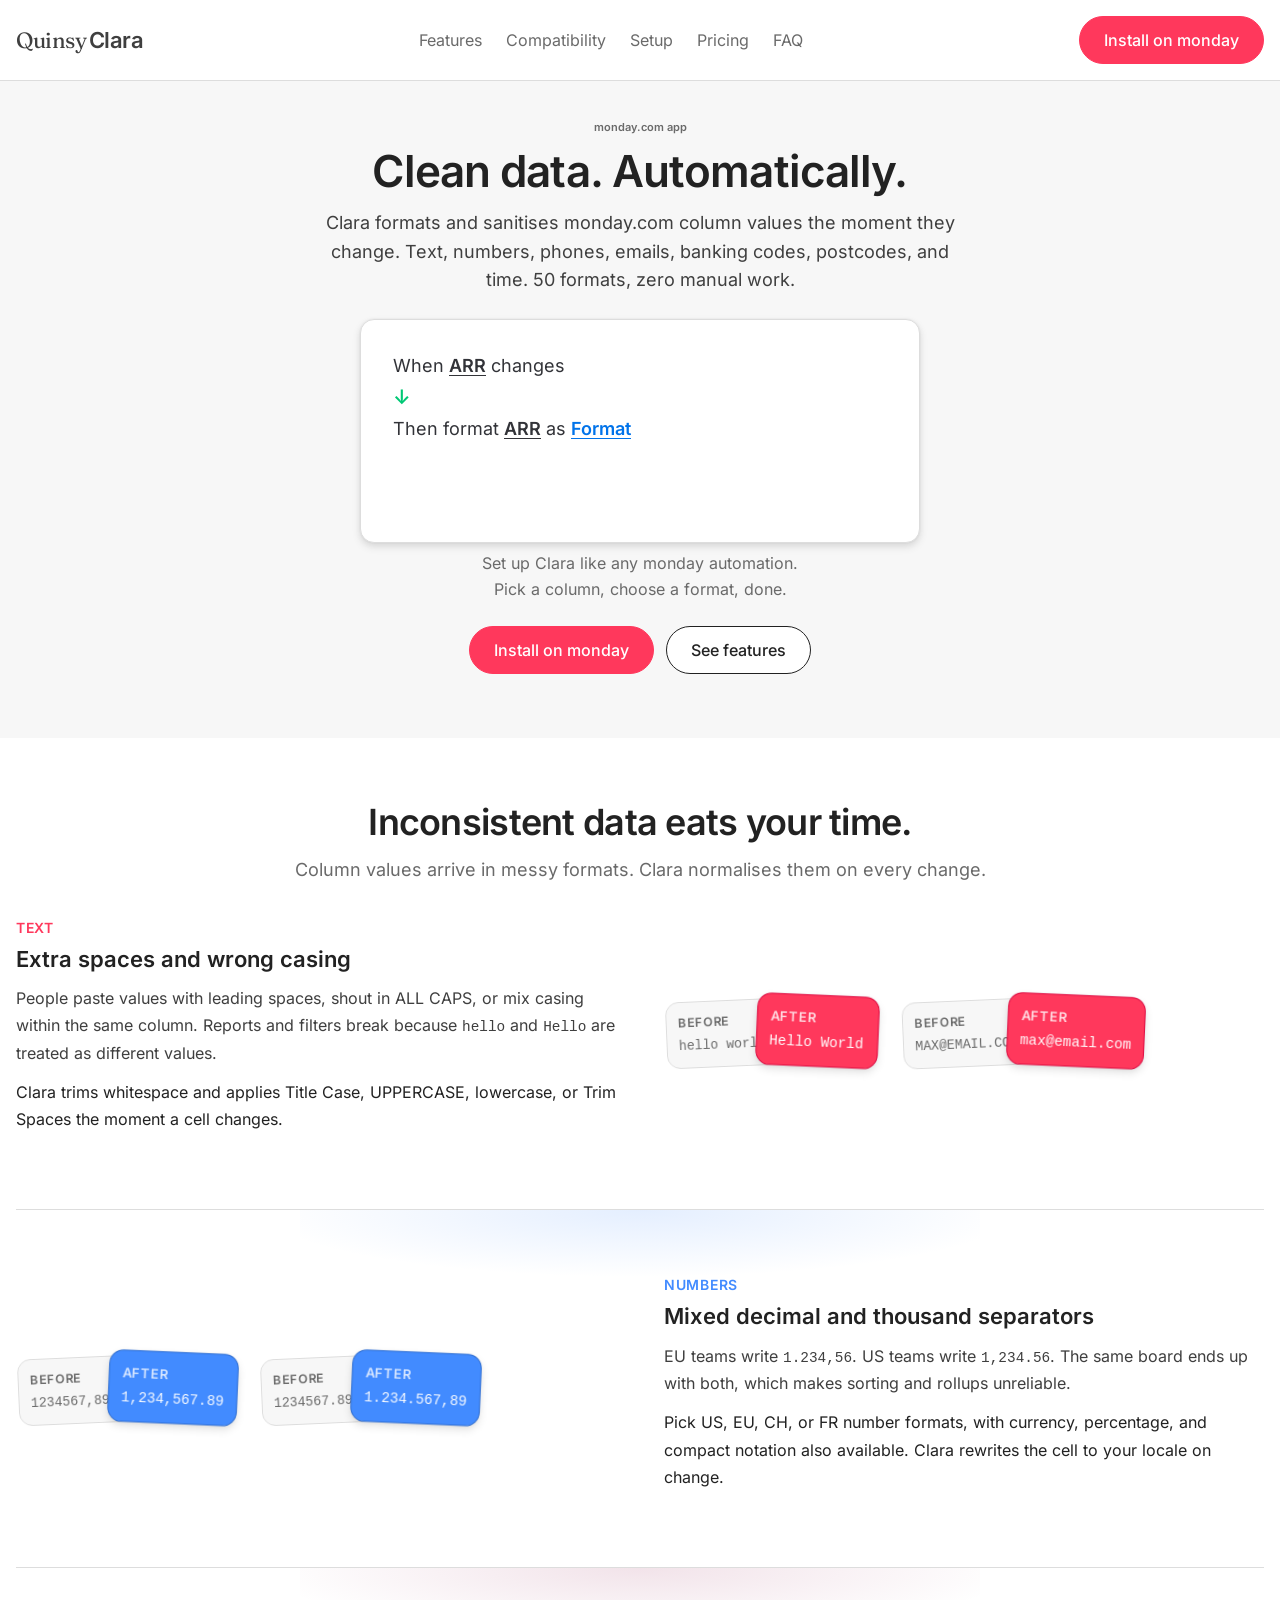
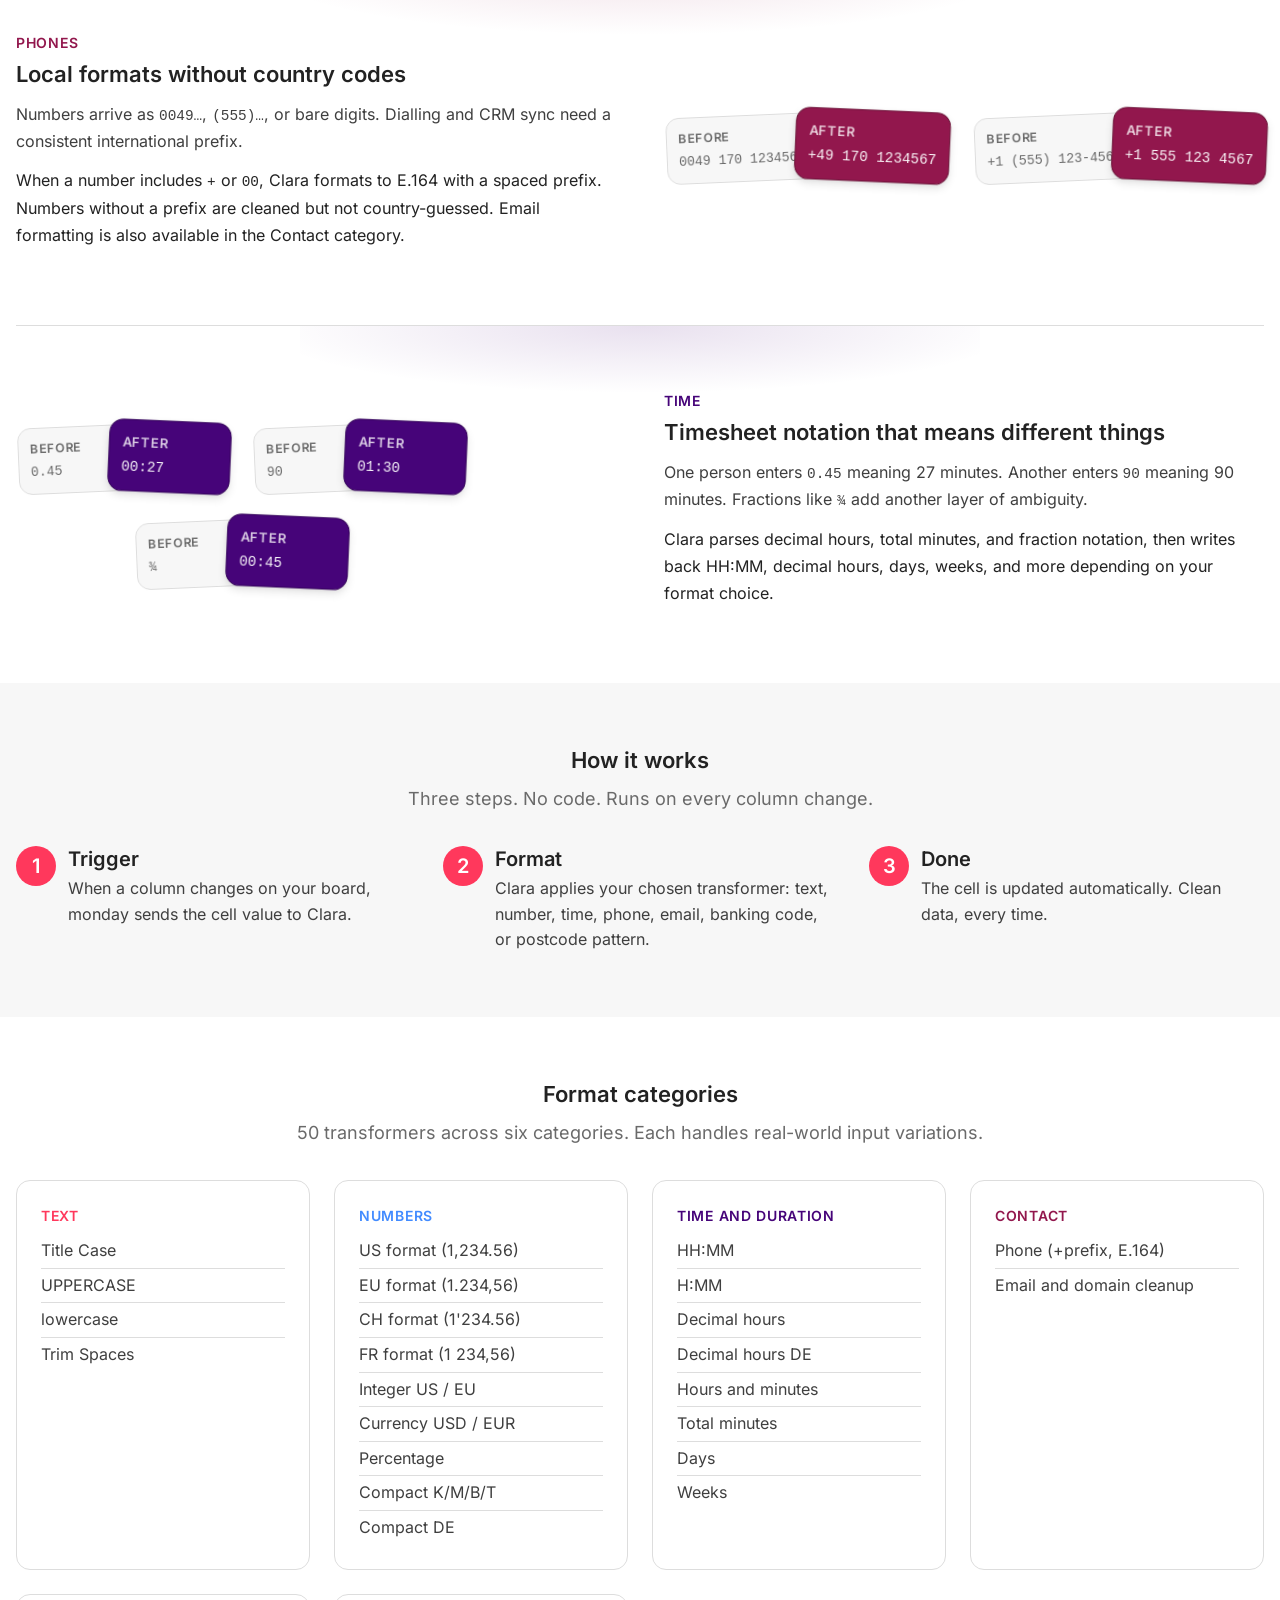
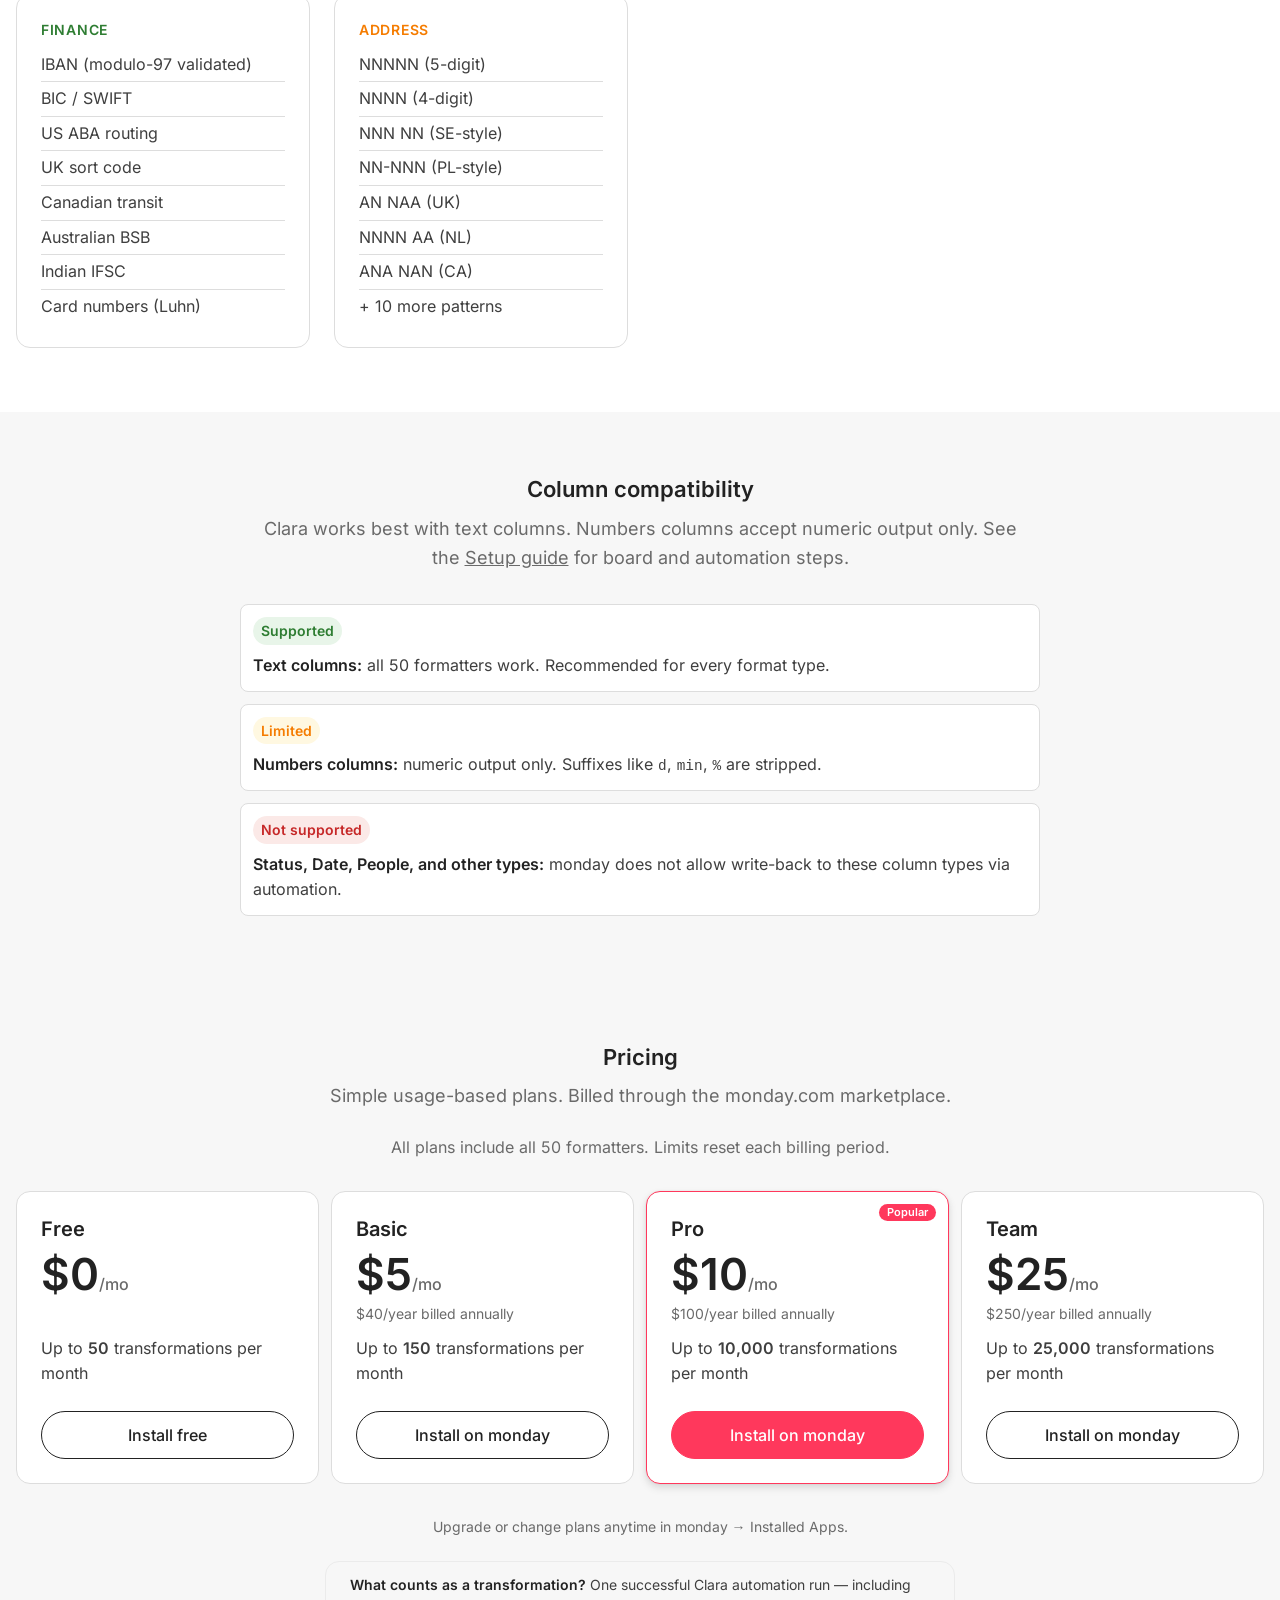
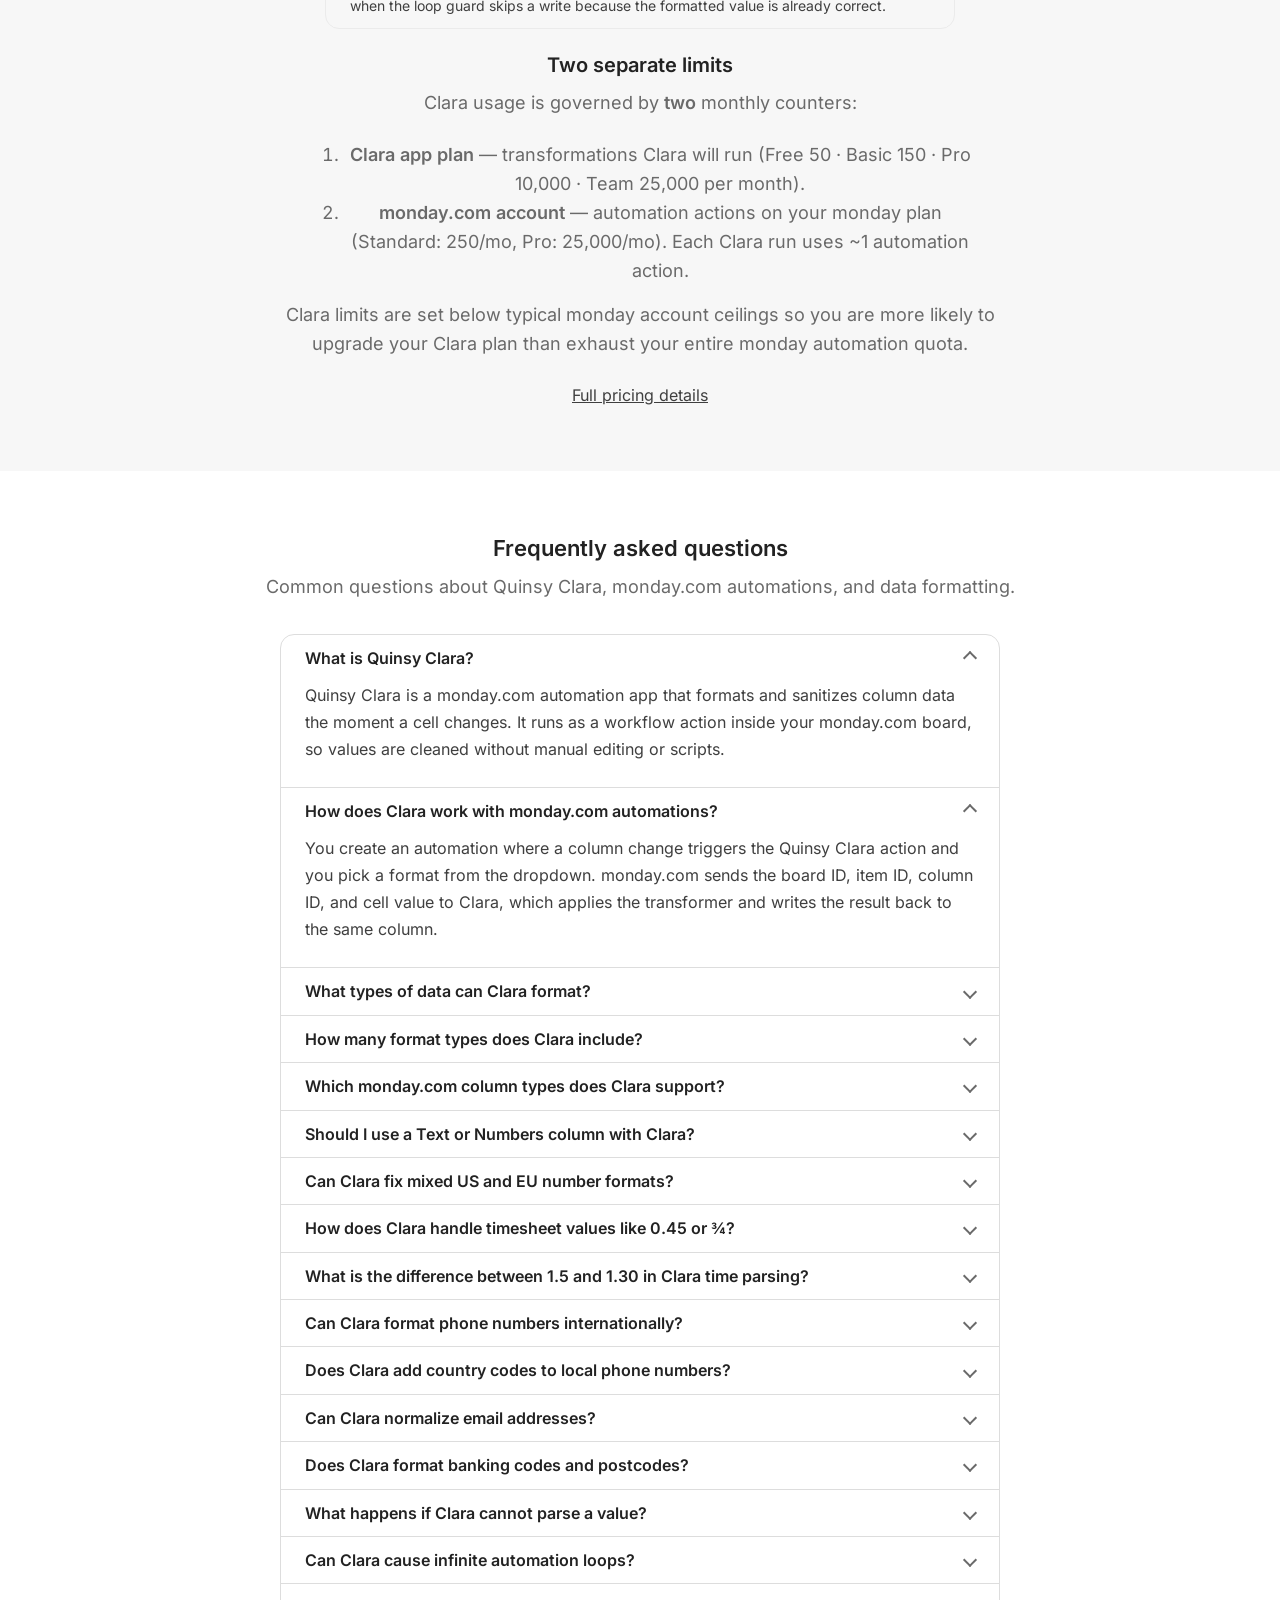
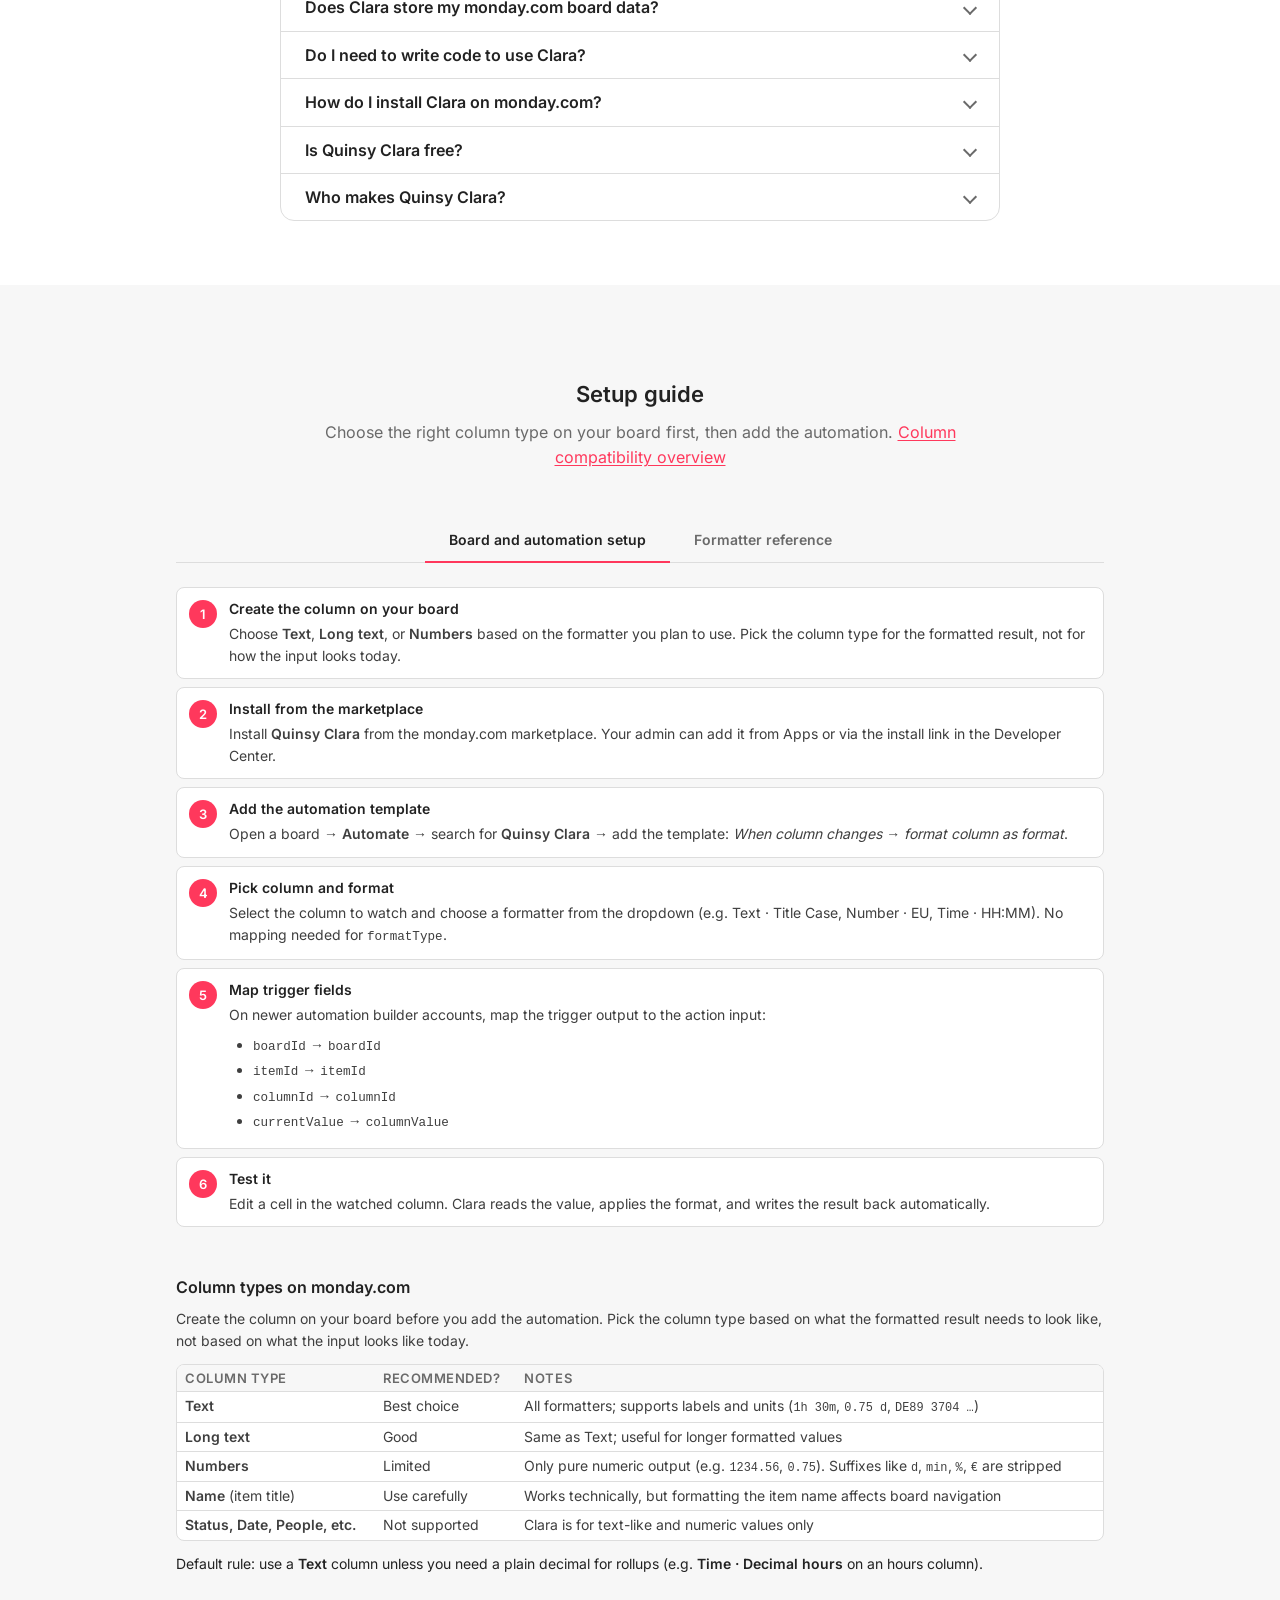
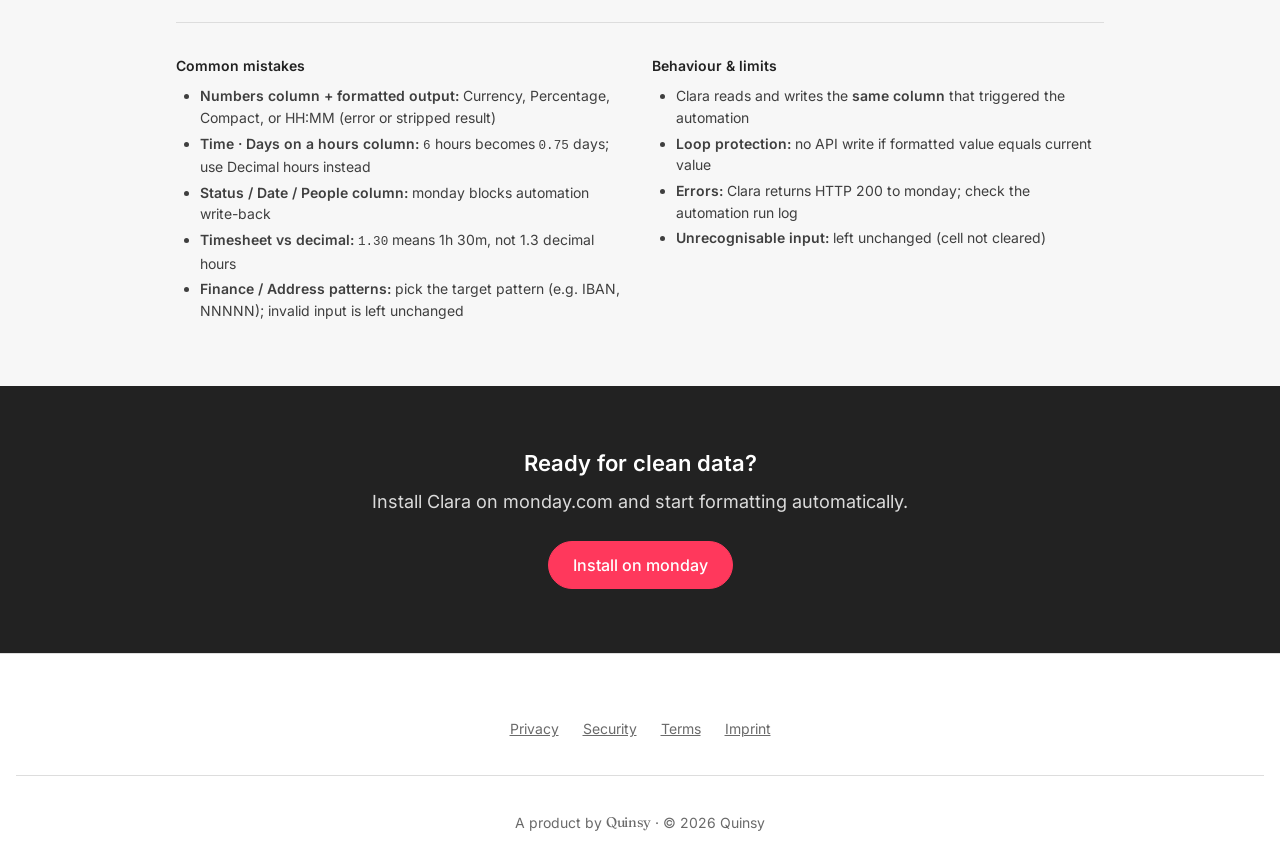
<file: index.html>
<!DOCTYPE html>
<html lang="en">
<head>
  <meta charset="UTF-8">
  <meta name="viewport" content="width=device-width, initial-scale=1.0">
  <meta name="description" content="Quinsy Clara formats monday.com column data automatically: text, numbers, phones, emails, banking codes, postcodes, and time. 50 formatters, zero code.">
  <title>Clara | Clean data. Automatically.</title>
  <script type="application/ld+json">
  {
    "@context": "https://schema.org",
    "@graph": [
      {
        "@type": "WebApplication",
        "name": "Quinsy Clara",
        "applicationCategory": "BusinessApplication",
        "operatingSystem": "Web",
        "description": "Quinsy Clara is a monday.com automation app that formats and sanitizes column data automatically when a cell changes.",
        "offers": {
          "@type": "AggregateOffer",
          "lowPrice": "0",
          "highPrice": "25",
          "priceCurrency": "USD",
          "offerCount": "4",
          "availability": "https://schema.org/InStock"
        },
        "creator": {
          "@type": "Organization",
          "name": "Quinsy",
          "url": "https://quinsy.app"
        }
      },
      {
        "@type": "FAQPage",
        "mainEntity": [
          {
            "@type": "Question",
            "name": "What is Quinsy Clara?",
            "acceptedAnswer": {
              "@type": "Answer",
              "text": "Quinsy Clara is a monday.com automation app that formats and sanitizes column data the moment a cell changes. It runs as a workflow action inside your monday.com board, so values are cleaned without manual editing or scripts."
            }
          },
          {
            "@type": "Question",
            "name": "How does Clara work with monday.com automations?",
            "acceptedAnswer": {
              "@type": "Answer",
              "text": "You create an automation where a column change triggers the Quinsy Clara action and you pick a format from the dropdown. monday.com sends the board ID, item ID, column ID, and cell value to Clara, which applies the transformer and writes the result back to the same column."
            }
          },
          {
            "@type": "Question",
            "name": "What types of data can Clara format?",
            "acceptedAnswer": {
              "@type": "Answer",
              "text": "Clara formats text, numbers, phone numbers, email addresses, banking codes, postcodes, and time or duration values. Each category handles real-world input variations such as mixed separators, local phone formats, and timesheet notation."
            }
          },
          {
            "@type": "Question",
            "name": "How many format types does Clara include?",
            "acceptedAnswer": {
              "@type": "Answer",
              "text": "Quinsy Clara includes 50 formatters across 6 categories: Text, Numbers, Time and duration, Contact, Finance, and Address. You choose one format per automation recipe."
            }
          },
          {
            "@type": "Question",
            "name": "Which monday.com column types does Clara support?",
            "acceptedAnswer": {
              "@type": "Answer",
              "text": "Text columns support all 50 formatters and are the recommended choice. Numbers columns accept numeric output only, with suffixes like d, min, or % stripped. Status, Date, People, and other column types are not supported because monday.com does not allow write-back via automation."
            }
          },
          {
            "@type": "Question",
            "name": "Should I use a Text or Numbers column with Clara?",
            "acceptedAnswer": {
              "@type": "Answer",
              "text": "Use a Text column when the formatted result includes labels, units, or symbols such as 1h 30m, $1,234.56, or +49 170 1234567. Use a Numbers column only when you need a raw decimal value without suffixes, for example 1.5 decimal hours on a hours column."
            }
          },
          {
            "@type": "Question",
            "name": "Can Clara fix mixed US and EU number formats?",
            "acceptedAnswer": {
              "@type": "Answer",
              "text": "Yes. Clara can rewrite numbers between US (1,234.56), EU (1.234,56), CH (1'234.56), and FR (1 234,56) formats. When both period and comma appear, the last separator is treated as the decimal mark."
            }
          },
          {
            "@type": "Question",
            "name": "How does Clara handle timesheet values like 0.45 or ¾?",
            "acceptedAnswer": {
              "@type": "Answer",
              "text": "Clara parses timesheet notation where the fractional part represents minutes, so 0.45 means 45 minutes and outputs formats like 00:45. It also understands fraction characters such as ¾ and plain minute values like 90."
            }
          },
          {
            "@type": "Question",
            "name": "What is the difference between 1.5 and 1.30 in Clara time parsing?",
            "acceptedAnswer": {
              "@type": "Answer",
              "text": "The value 1.5 is read as 1.5 decimal hours, while 1.30 is read as 1 hour and 30 minutes in timesheet notation. Pick the output format that matches how your team records time, such as HH:MM or Decimal hours."
            }
          },
          {
            "@type": "Question",
            "name": "Can Clara format phone numbers internationally?",
            "acceptedAnswer": {
              "@type": "Answer",
              "text": "Yes. Phone numbers that include a + prefix or 00 international prefix are validated and formatted to E.164 with a spaced country code, for example +49 170 1234567. Clara uses libphonenumber for global phone validation."
            }
          },
          {
            "@type": "Question",
            "name": "Does Clara add country codes to local phone numbers?",
            "acceptedAnswer": {
              "@type": "Answer",
              "text": "No. Clara does not guess a country code for local numbers without a + or 00 prefix. It only removes spaces and dashes, so 0170 1234567 becomes 01701234567 without adding +49."
            }
          },
          {
            "@type": "Question",
            "name": "Can Clara normalize email addresses?",
            "acceptedAnswer": {
              "@type": "Answer",
              "text": "Yes. The Contact · Email and Domain formatter lowercases addresses, trims whitespace, and cleans the domain portion. For example, \" Max@EXAMPLE.COM \" becomes max@example.com before CRM sync or exports."
            }
          },
          {
            "@type": "Question",
            "name": "Does Clara format banking codes and postcodes?",
            "acceptedAnswer": {
              "@type": "Answer",
              "text": "Yes. Finance formatters cover IBAN, BIC/SWIFT, US ABA routing, UK sort codes, Canadian transit, Australian BSB, Indian IFSC, and card numbers. Address formatters cover 17 postcode patterns (NNNNN, AN NAA, NNN NN, and more). You pick the target pattern from the dropdown."
            }
          },
          {
            "@type": "Question",
            "name": "What happens if Clara cannot parse a value?",
            "acceptedAnswer": {
              "@type": "Answer",
              "text": "The original cell value is left unchanged. The automation completes successfully and returns the unmodified text, so a bad entry does not break your workflow or clear the cell."
            }
          },
          {
            "@type": "Question",
            "name": "Can Clara cause infinite automation loops?",
            "acceptedAnswer": {
              "@type": "Answer",
              "text": "No. Clara includes a loop guard that skips the write-back when the formatted output is identical to the current value. This prevents a column change from re-triggering the same automation endlessly."
            }
          },
          {
            "@type": "Question",
            "name": "Does Clara store my monday.com board data?",
            "acceptedAnswer": {
              "@type": "Answer",
              "text": "Clara processes cell values in-flight during each automation run and does not build a persistent copy of your board data. For details on retention and processing, see our Privacy Policy."
            }
          },
          {
            "@type": "Question",
            "name": "Do I need to write code to use Clara?",
            "acceptedAnswer": {
              "@type": "Answer",
              "text": "No. Clara is configured entirely inside the monday.com automation builder with a format dropdown. You map trigger fields to action inputs using the provided automation template and pick the formatter you need."
            }
          },
          {
            "@type": "Question",
            "name": "How do I install Clara on monday.com?",
            "acceptedAnswer": {
              "@type": "Answer",
              "text": "Click Install on monday on this site or install Quinsy Clara from the monday.com marketplace, then add Clara as an action in your board automations."
            }
          },
          {
            "@type": "Question",
            "name": "Is Quinsy Clara free?",
            "acceptedAnswer": {
              "@type": "Answer",
              "text": "Clara has a free plan with 50 transformations per month. Basic includes 150/month ($5), Pro 10,000/month ($10), and Team 25,000/month ($25). All plans include every formatter. Each Clara run also uses one monday.com automation action from your account quota (Standard: 250/mo, Pro: 25,000/mo). Billing is handled through the monday.com marketplace. See clara.quinsy.app/pricing for details."
            }
          },
          {
            "@type": "Question",
            "name": "Who makes Quinsy Clara?",
            "acceptedAnswer": {
              "@type": "Answer",
              "text": "Quinsy Clara is made by Quinsy, a productivity suite of focused apps for modern work tools. Clara is the first Quinsy product and is built specifically for monday.com teams."
            }
          }
        ]
      }
    ]
  }
  </script>
  <link rel="stylesheet" href="/shared/css/fonts.css">
  <link rel="stylesheet" href="/shared/css/base.css">
  <link rel="stylesheet" href="/shared/css/components.css">
  <link rel="stylesheet" href="/shared/css/wordmark.css">
  <link rel="stylesheet" href="/css/tokens.css">
</head>
<body>
  <header class="site-header" role="banner">
    <div class="container site-header__inner">
      <a href="/" class="wordmark wordmark--clara" aria-label="Clara home">
        <span class="wordmark__serif">Quinsy</span>
        <span class="wordmark__sans">Clara</span>
      </a>
      <nav class="site-header__nav" aria-label="Main navigation">
        <a href="#features" class="link--muted">Features</a>
        <a href="#compatibility" class="link--muted">Compatibility</a>
        <a href="#setup" class="link--muted">Setup</a>
        <a href="#pricing" class="link--muted">Pricing</a>
        <a href="#faq" class="link--muted">FAQ</a>
      </nav>
      <div class="site-header__cta">
        <a href="#install" class="btn btn--primary clara-install">Install on monday</a>
      </div>
    </div>
  </header>

  <main role="main">
    <section class="hero" aria-labelledby="hero-title">
      <div class="container hero__container">
        <span class="badge hero__badge">monday.com app</span>
        <h1 id="hero-title" class="hero__title">Clean data. Automatically.</h1>
        <p class="hero__subtitle">Clara formats and sanitises monday.com column values the moment they change. Text, numbers, phones, emails, banking codes, postcodes, and time. 50 formats, zero manual work.</p>

        <div class="hero__demo automation-demo-stage">
          <div class="automation-demo" data-automation-demo aria-label="Animated preview of monday automation setup">
            <div class="automation-demo__dropdown" data-demo-dropdown hidden>
              <div class="automation-demo__search">
                <svg class="automation-demo__search-icon" viewBox="0 0 16 16" fill="none" aria-hidden="true">
                  <circle cx="7" cy="7" r="5" stroke="currentColor" stroke-width="1.5"/>
                  <path d="M11 11l3 3" stroke="currentColor" stroke-width="1.5" stroke-linecap="round"/>
                </svg>
                Search
              </div>
              <ul class="automation-demo__options" data-demo-options role="listbox"></ul>
            </div>
            <p class="automation-demo__line automation-demo__trigger" data-demo-trigger>
              When <span class="automation-demo__token" data-demo-column>ARR</span> changes
            </p>
            <span class="automation-demo__line automation-demo__arrow" data-demo-arrow aria-hidden="true">↓</span>
            <p class="automation-demo__line automation-demo__action" data-demo-action>
              Then <span data-demo-verb>format</span>
              <span class="automation-demo__token" data-demo-column-action>ARR</span>
              as
              <span class="automation-demo__format-label" data-demo-format aria-live="polite">Format</span>
            </p>
            <button type="button" class="automation-demo__line automation-demo__button" data-demo-button disabled>Create automation</button>
          </div>
        </div>

        <p class="hero__setup-lead">Set up Clara like any monday automation.<br>Pick a column, choose a format, done.</p>
        <div class="hero__ctas" id="install">
          <a href="#install" class="btn btn--primary clara-install">Install on monday</a>
          <a href="#features" class="btn btn--secondary">See features</a>
        </div>
      </div>
    </section>

    <section class="section" aria-labelledby="problem-title">
      <div class="container">
        <header>
          <h2 id="problem-title" class="section__title section__title--large">Inconsistent data eats your time.</h2>
          <p class="section__lead">Column values arrive in messy formats. Clara normalises them on every change.</p>
        </header>
        <div class="data-stories">
          <article class="data-story data-story--text">
            <div class="data-story__copy">
              <p class="data-story__category">Text</p>
              <h3 class="data-story__title">Extra spaces and wrong casing</h3>
              <p class="data-story__problem">People paste values with leading spaces, shout in ALL CAPS, or mix casing within the same column. Reports and filters break because <code>hello</code> and <code>Hello</code> are treated as different values.</p>
              <p class="data-story__solution">Clara trims whitespace and applies Title Case, UPPERCASE, lowercase, or Trim Spaces the moment a cell changes.</p>
            </div>
            <div class="data-story__examples">
              <div class="example-pair">
                <div class="example-card example-card--before">
                  <span class="example-card__label">Before</span>
                  <code class="example-card__value">  hello world  </code>
                </div>
                <div class="example-card example-card--after">
                  <span class="example-card__label">After</span>
                  <code class="example-card__value">Hello World</code>
                </div>
              </div>
              <div class="example-pair">
                <div class="example-card example-card--before">
                  <span class="example-card__label">Before</span>
                  <code class="example-card__value">MAX@EMAIL.COM</code>
                </div>
                <div class="example-card example-card--after">
                  <span class="example-card__label">After</span>
                  <code class="example-card__value">max@email.com</code>
                </div>
              </div>
            </div>
          </article>

          <article class="data-story data-story--numbers data-story--reverse">
            <div class="data-story__copy">
              <p class="data-story__category">Numbers</p>
              <h3 class="data-story__title">Mixed decimal and thousand separators</h3>
              <p class="data-story__problem">EU teams write <code>1.234,56</code>. US teams write <code>1,234.56</code>. The same board ends up with both, which makes sorting and rollups unreliable.</p>
              <p class="data-story__solution">Pick US, EU, CH, or FR number formats, with currency, percentage, and compact notation also available. Clara rewrites the cell to your locale on change.</p>
            </div>
            <div class="data-story__examples">
              <div class="example-pair">
                <div class="example-card example-card--before">
                  <span class="example-card__label">Before</span>
                  <code class="example-card__value">1234567,89</code>
                </div>
                <div class="example-card example-card--after">
                  <span class="example-card__label">After</span>
                  <code class="example-card__value">1,234,567.89</code>
                </div>
              </div>
              <div class="example-pair">
                <div class="example-card example-card--before">
                  <span class="example-card__label">Before</span>
                  <code class="example-card__value">1234567.89</code>
                </div>
                <div class="example-card example-card--after">
                  <span class="example-card__label">After</span>
                  <code class="example-card__value">1.234.567,89</code>
                </div>
              </div>
            </div>
          </article>

          <article class="data-story data-story--phones">
            <div class="data-story__copy">
              <p class="data-story__category">Phones</p>
              <h3 class="data-story__title">Local formats without country codes</h3>
              <p class="data-story__problem">Numbers arrive as <code>0049…</code>, <code>(555)…</code>, or bare digits. Dialling and CRM sync need a consistent international prefix.</p>
              <p class="data-story__solution">When a number includes <code>+</code> or <code>00</code>, Clara formats to E.164 with a spaced prefix. Numbers without a prefix are cleaned but not country-guessed. Email formatting is also available in the Contact category.</p>
            </div>
            <div class="data-story__examples">
              <div class="example-pair">
                <div class="example-card example-card--before">
                  <span class="example-card__label">Before</span>
                  <code class="example-card__value">0049 170 1234567</code>
                </div>
                <div class="example-card example-card--after">
                  <span class="example-card__label">After</span>
                  <code class="example-card__value">+49 170 1234567</code>
                </div>
              </div>
              <div class="example-pair">
                <div class="example-card example-card--before">
                  <span class="example-card__label">Before</span>
                  <code class="example-card__value">+1 (555) 123-4567</code>
                </div>
                <div class="example-card example-card--after">
                  <span class="example-card__label">After</span>
                  <code class="example-card__value">+1 555 123 4567</code>
                </div>
              </div>
            </div>
          </article>

          <article class="data-story data-story--time data-story--reverse">
            <div class="data-story__copy">
              <p class="data-story__category">Time</p>
              <h3 class="data-story__title">Timesheet notation that means different things</h3>
              <p class="data-story__problem">One person enters <code>0.45</code> meaning 27 minutes. Another enters <code>90</code> meaning 90 minutes. Fractions like <code>¾</code> add another layer of ambiguity.</p>
              <p class="data-story__solution">Clara parses decimal hours, total minutes, and fraction notation, then writes back HH:MM, decimal hours, days, weeks, and more depending on your format choice.</p>
            </div>
            <div class="data-story__examples">
              <div class="example-pair">
                <div class="example-card example-card--before">
                  <span class="example-card__label">Before</span>
                  <code class="example-card__value">0.45</code>
                </div>
                <div class="example-card example-card--after">
                  <span class="example-card__label">After</span>
                  <code class="example-card__value">00:27</code>
                </div>
              </div>
              <div class="example-pair">
                <div class="example-card example-card--before">
                  <span class="example-card__label">Before</span>
                  <code class="example-card__value">90</code>
                </div>
                <div class="example-card example-card--after">
                  <span class="example-card__label">After</span>
                  <code class="example-card__value">01:30</code>
                </div>
              </div>
              <div class="example-pair">
                <div class="example-card example-card--before">
                  <span class="example-card__label">Before</span>
                  <code class="example-card__value">¾</code>
                </div>
                <div class="example-card example-card--after">
                  <span class="example-card__label">After</span>
                  <code class="example-card__value">00:45</code>
                </div>
              </div>
            </div>
          </article>
        </div>
      </div>
    </section>

    <section class="section section--alt" aria-labelledby="how-title">
      <div class="container">
        <header>
          <h2 id="how-title" class="section__title">How it works</h2>
          <p class="section__lead">Three steps. No code. Runs on every column change.</p>
        </header>
        <div class="steps">
          <div class="step">
            <div class="step__number" aria-hidden="true">1</div>
            <div class="step__content">
              <h3 class="step__title">Trigger</h3>
              <p class="step__text">When a column changes on your board, monday sends the cell value to Clara.</p>
            </div>
          </div>
          <div class="step">
            <div class="step__number" aria-hidden="true">2</div>
            <div class="step__content">
              <h3 class="step__title">Format</h3>
              <p class="step__text">Clara applies your chosen transformer: text, number, time, phone, email, banking code, or postcode pattern.</p>
            </div>
          </div>
          <div class="step">
            <div class="step__number" aria-hidden="true">3</div>
            <div class="step__content">
              <h3 class="step__title">Done</h3>
              <p class="step__text">The cell is updated automatically. Clean data, every time.</p>
            </div>
          </div>
        </div>
      </div>
    </section>

    <section class="section" aria-labelledby="features-title">
      <div class="container">
        <header id="features">
          <h2 id="features-title" class="section__title">Format categories</h2>
          <p class="section__lead">50 transformers across six categories. Each handles real-world input variations.</p>
        </header>
        <div class="features">
          <div class="feature feature--text">
            <p class="feature__category">Text</p>
            <ul class="feature__list">
              <li>Title Case</li>
              <li>UPPERCASE</li>
              <li>lowercase</li>
              <li>Trim Spaces</li>
            </ul>
          </div>
          <div class="feature feature--numbers">
            <p class="feature__category">Numbers</p>
            <ul class="feature__list">
              <li>US format (1,234.56)</li>
              <li>EU format (1.234,56)</li>
              <li>CH format (1'234.56)</li>
              <li>FR format (1 234,56)</li>
              <li>Integer US / EU</li>
              <li>Currency USD / EUR</li>
              <li>Percentage</li>
              <li>Compact K/M/B/T</li>
              <li>Compact DE</li>
            </ul>
          </div>
          <div class="feature feature--time">
            <p class="feature__category">Time and duration</p>
            <ul class="feature__list">
              <li>HH:MM</li>
              <li>H:MM</li>
              <li>Decimal hours</li>
              <li>Decimal hours DE</li>
              <li>Hours and minutes</li>
              <li>Total minutes</li>
              <li>Days</li>
              <li>Weeks</li>
            </ul>
          </div>
          <div class="feature feature--contact">
            <p class="feature__category">Contact</p>
            <ul class="feature__list">
              <li>Phone (+prefix, E.164)</li>
              <li>Email and domain cleanup</li>
            </ul>
          </div>
          <div class="feature feature--finance">
            <p class="feature__category">Finance</p>
            <ul class="feature__list">
              <li>IBAN (modulo-97 validated)</li>
              <li>BIC / SWIFT</li>
              <li>US ABA routing</li>
              <li>UK sort code</li>
              <li>Canadian transit</li>
              <li>Australian BSB</li>
              <li>Indian IFSC</li>
              <li>Card numbers (Luhn)</li>
            </ul>
          </div>
          <div class="feature feature--address">
            <p class="feature__category">Address</p>
            <ul class="feature__list">
              <li>NNNNN (5-digit)</li>
              <li>NNNN (4-digit)</li>
              <li>NNN NN (SE-style)</li>
              <li>NN-NNN (PL-style)</li>
              <li>AN NAA (UK)</li>
              <li>NNNN AA (NL)</li>
              <li>ANA NAN (CA)</li>
              <li>+ 10 more patterns</li>
            </ul>
          </div>
        </div>
      </div>
    </section>

    <section class="section section--alt" aria-labelledby="compat-title">
      <div class="container">
        <header id="compatibility">
          <h2 id="compat-title" class="section__title">Column compatibility</h2>
          <p class="section__lead">Clara works best with text columns. Numbers columns accept numeric output only. See the <a href="#setup">Setup guide</a> for board and automation steps.</p>
        </header>
        <div class="column-compat">
          <div class="compat-list">
            <div class="compat-list__item">
              <span class="compat-list__status compat-list__status--supported">Supported</span>
              <p class="compat-list__label"><strong>Text columns:</strong> all 50 formatters work. Recommended for every format type.</p>
            </div>
            <div class="compat-list__item">
              <span class="compat-list__status compat-list__status--limited">Limited</span>
              <p class="compat-list__label"><strong>Numbers columns:</strong> numeric output only. Suffixes like <code>d</code>, <code>min</code>, <code>%</code> are stripped.</p>
            </div>
            <div class="compat-list__item">
              <span class="compat-list__status compat-list__status--not-supported">Not supported</span>
              <p class="compat-list__label"><strong>Status, Date, People, and other types:</strong> monday does not allow write-back to these column types via automation.</p>
            </div>
          </div>
        </div>
      </div>
    </section>

    <section class="section section--alt" id="pricing" aria-labelledby="pricing-title">
      <div class="container">
        <header>
          <h2 id="pricing-title" class="section__title">Pricing</h2>
          <p class="section__lead">Simple usage-based plans. Billed through the monday.com marketplace.</p>
          <p class="pricing__note">All plans include all 50 formatters. Limits reset each billing period.</p>
        </header>

        <div class="pricing-grid">
          <article class="card card--pricing">
            <h3 class="card__title">Free</h3>
            <p class="pricing-price"><span class="pricing-price__amount">$0</span><span class="pricing-price__period">/mo</span></p>
            <p class="pricing-yearly" aria-hidden="true">&nbsp;</p>
            <p class="card__text pricing-limit">Up to <strong>50</strong> transformations per month</p>
            <a href="#install" class="btn btn--secondary card--pricing__cta clara-install">Install free</a>
          </article>

          <article class="card card--pricing">
            <h3 class="card__title">Basic</h3>
            <p class="pricing-price"><span class="pricing-price__amount">$5</span><span class="pricing-price__period">/mo</span></p>
            <p class="pricing-yearly">$40/year billed annually</p>
            <p class="card__text pricing-limit">Up to <strong>150</strong> transformations per month</p>
            <a href="#install" class="btn btn--secondary card--pricing__cta clara-install">Install on monday</a>
          </article>

          <article class="card card--pricing card--pricing-featured">
            <span class="badge card--pricing__badge">Popular</span>
            <h3 class="card__title">Pro</h3>
            <p class="pricing-price"><span class="pricing-price__amount">$10</span><span class="pricing-price__period">/mo</span></p>
            <p class="pricing-yearly">$100/year billed annually</p>
            <p class="card__text pricing-limit">Up to <strong>10,000</strong> transformations per month</p>
            <a href="#install" class="btn btn--primary card--pricing__cta clara-install">Install on monday</a>
          </article>

          <article class="card card--pricing">
            <h3 class="card__title">Team</h3>
            <p class="pricing-price"><span class="pricing-price__amount">$25</span><span class="pricing-price__period">/mo</span></p>
            <p class="pricing-yearly">$250/year billed annually</p>
            <p class="card__text pricing-limit">Up to <strong>25,000</strong> transformations per month</p>
            <a href="#install" class="btn btn--secondary card--pricing__cta clara-install">Install on monday</a>
          </article>
        </div>

        <p class="pricing__footnote">Upgrade or change plans anytime in monday → Installed Apps.</p>

        <div class="pricing__transform-note">
          <strong>What counts as a transformation?</strong> One successful Clara automation run — including when the loop guard skips a write because the formatted value is already correct.
        </div>

        <h3 class="section__title mt-lg text-center" style="font-size: 1.25rem;">Two separate limits</h3>
        <p class="section__lead">Clara usage is governed by <strong>two</strong> monthly counters:</p>
        <ol class="section__lead" style="max-width: 42rem; margin: 0 auto 1rem;">
          <li><strong>Clara app plan</strong> — transformations Clara will run (Free 50 · Basic 150 · Pro 10,000 · Team 25,000 per month).</li>
          <li><strong>monday.com account</strong> — automation actions on your monday plan (Standard: 250/mo, Pro: 25,000/mo). Each Clara run uses ~1 automation action.</li>
        </ol>
        <p class="section__lead">Clara limits are set below typical monday account ceilings so you are more likely to upgrade your Clara plan than exhaust your entire monday automation quota.</p>

        <p class="text-center mt-lg"><a href="/pricing/">Full pricing details</a></p>
      </div>
    </section>

    <section class="section" aria-labelledby="faq-title">
      <div class="container">
        <header id="faq">
          <h2 id="faq-title" class="section__title">Frequently asked questions</h2>
          <p class="section__lead">Common questions about Quinsy Clara, monday.com automations, and data formatting.</p>
        </header>
        <div class="faq-list">
          <details class="faq-item" open>
            <summary class="faq-item__question">What is Quinsy Clara?</summary>
            <div class="faq-item__answer">
              <p>Quinsy Clara is a monday.com automation app that formats and sanitizes column data the moment a cell changes. It runs as a workflow action inside your monday.com board, so values are cleaned without manual editing or scripts.</p>
            </div>
          </details>
          <details class="faq-item" open>
            <summary class="faq-item__question">How does Clara work with monday.com automations?</summary>
            <div class="faq-item__answer">
              <p>You create an automation where a column change triggers the Quinsy Clara action and you pick a format from the dropdown. monday.com sends the board ID, item ID, column ID, and cell value to Clara, which applies the transformer and writes the result back to the same column.</p>
            </div>
          </details>
          <details class="faq-item">
            <summary class="faq-item__question">What types of data can Clara format?</summary>
            <div class="faq-item__answer">
              <p>Clara formats text, numbers, phone numbers, email addresses, banking codes, postcodes, and time or duration values. Each category handles real-world input variations such as mixed separators, local phone formats, and timesheet notation.</p>
            </div>
          </details>
          <details class="faq-item">
            <summary class="faq-item__question">How many format types does Clara include?</summary>
            <div class="faq-item__answer">
              <p>Quinsy Clara includes 50 formatters across 6 categories: Text, Numbers, Time and duration, Contact, Finance, and Address. You choose one format per automation recipe.</p>
            </div>
          </details>
          <details class="faq-item">
            <summary class="faq-item__question">Which monday.com column types does Clara support?</summary>
            <div class="faq-item__answer">
              <p>Text columns support all 50 formatters and are the recommended choice. Numbers columns accept numeric output only, with suffixes like <code>d</code>, <code>min</code>, or <code>%</code> stripped. Status, Date, People, and other column types are not supported because monday.com does not allow write-back via automation.</p>
            </div>
          </details>
          <details class="faq-item">
            <summary class="faq-item__question">Should I use a Text or Numbers column with Clara?</summary>
            <div class="faq-item__answer">
              <p>Use a Text column when the formatted result includes labels, units, or symbols such as <code>1h 30m</code>, <code>$1,234.56</code>, or <code>+49 170 1234567</code>. Use a Numbers column only when you need a raw decimal value without suffixes, for example 1.5 decimal hours on a hours column.</p>
            </div>
          </details>
          <details class="faq-item">
            <summary class="faq-item__question">Can Clara fix mixed US and EU number formats?</summary>
            <div class="faq-item__answer">
              <p>Yes. Clara can rewrite numbers between US (<code>1,234.56</code>), EU (<code>1.234,56</code>), CH (<code>1'234.56</code>), and FR (<code>1 234,56</code>) formats. When both period and comma appear, the last separator is treated as the decimal mark.</p>
            </div>
          </details>
          <details class="faq-item">
            <summary class="faq-item__question">How does Clara handle timesheet values like 0.45 or ¾?</summary>
            <div class="faq-item__answer">
              <p>Clara parses timesheet notation where the fractional part represents minutes, so <code>0.45</code> means 45 minutes and outputs formats like <code>00:45</code>. It also understands fraction characters such as <code>¾</code> and plain minute values like <code>90</code>.</p>
            </div>
          </details>
          <details class="faq-item">
            <summary class="faq-item__question">What is the difference between 1.5 and 1.30 in Clara time parsing?</summary>
            <div class="faq-item__answer">
              <p>The value <code>1.5</code> is read as 1.5 decimal hours, while <code>1.30</code> is read as 1 hour and 30 minutes in timesheet notation. Pick the output format that matches how your team records time, such as HH:MM or Decimal hours.</p>
            </div>
          </details>
          <details class="faq-item">
            <summary class="faq-item__question">Can Clara format phone numbers internationally?</summary>
            <div class="faq-item__answer">
              <p>Yes. Phone numbers that include a <code>+</code> prefix or <code>00</code> international prefix are validated and formatted to E.164 with a spaced country code, for example <code>+49 170 1234567</code>. Clara uses libphonenumber for global phone validation.</p>
            </div>
          </details>
          <details class="faq-item">
            <summary class="faq-item__question">Does Clara add country codes to local phone numbers?</summary>
            <div class="faq-item__answer">
              <p>No. Clara does not guess a country code for local numbers without a <code>+</code> or <code>00</code> prefix. It only removes spaces and dashes, so <code>0170 1234567</code> becomes <code>01701234567</code> without adding <code>+49</code>.</p>
            </div>
          </details>
          <details class="faq-item">
            <summary class="faq-item__question">Can Clara normalize email addresses?</summary>
            <div class="faq-item__answer">
              <p>Yes. The Contact · Email and Domain formatter lowercases addresses, trims whitespace, and cleans the domain portion. For example, <code> Max@EXAMPLE.COM </code> becomes <code>max@example.com</code> before CRM sync or exports.</p>
            </div>
          </details>
          <details class="faq-item">
            <summary class="faq-item__question">Does Clara format banking codes and postcodes?</summary>
            <div class="faq-item__answer">
              <p>Yes. Finance formatters cover IBAN, BIC/SWIFT, US ABA routing, UK sort codes, Canadian transit, Australian BSB, Indian IFSC, and card numbers. Address formatters cover 17 postcode patterns such as <code>NNNNN</code> (e.g. <code>28355</code>), <code>AN NAA</code> (UK), and <code>NNN NN</code> (Sweden). Pick the target pattern from the dropdown.</p>
            </div>
          </details>
          <details class="faq-item">
            <summary class="faq-item__question">What happens if Clara cannot parse a value?</summary>
            <div class="faq-item__answer">
              <p>The original cell value is left unchanged. The automation completes successfully and returns the unmodified text, so a bad entry does not break your workflow or clear the cell.</p>
            </div>
          </details>
          <details class="faq-item">
            <summary class="faq-item__question">Can Clara cause infinite automation loops?</summary>
            <div class="faq-item__answer">
              <p>No. Clara includes a loop guard that skips the write-back when the formatted output is identical to the current value. This prevents a column change from re-triggering the same automation endlessly.</p>
            </div>
          </details>
          <details class="faq-item">
            <summary class="faq-item__question">Does Clara store my monday.com board data?</summary>
            <div class="faq-item__answer">
              <p>Clara processes cell values in-flight during each automation run and does not build a persistent copy of your board data. For details on retention and processing, see our <a href="/privacy/">Privacy Policy</a>.</p>
            </div>
          </details>
          <details class="faq-item">
            <summary class="faq-item__question">Do I need to write code to use Clara?</summary>
            <div class="faq-item__answer">
              <p>No. Clara is configured entirely inside the monday.com automation builder with a format dropdown. You map trigger fields to action inputs using the provided automation template and pick the formatter you need.</p>
            </div>
          </details>
          <details class="faq-item">
            <summary class="faq-item__question">How do I install Clara on monday.com?</summary>
            <div class="faq-item__answer">
              <p>Click <strong>Install on monday</strong> on this page, or find Quinsy Clara in the monday.com marketplace. Then add Clara as an action in your board automations and pick a format from the dropdown.</p>
            </div>
          </details>
          <details class="faq-item">
            <summary class="faq-item__question">Is Quinsy Clara free?</summary>
            <div class="faq-item__answer">
              <p>Clara includes a <strong>free plan</strong> with 50 transformations per month. Paid plans: <strong>Basic</strong> 150/mo ($5), <strong>Pro</strong> 10,000/mo ($10), <strong>Team</strong> 25,000/mo ($25). All plans include every formatter. Each run also consumes one monday.com <strong>automation action</strong> from your account quota (Standard: 250/mo, Pro: 25,000/mo). Billing is handled through the monday.com marketplace. See our <a href="#pricing">pricing section</a> or <a href="/pricing/">pricing page</a> for details.</p>
            </div>
          </details>
          <details class="faq-item">
            <summary class="faq-item__question">Who makes Quinsy Clara?</summary>
            <div class="faq-item__answer">
              <p>Quinsy Clara is made by Quinsy, a productivity suite of focused apps for modern work tools. Clara is the first Quinsy product and is built specifically for monday.com teams.</p>
            </div>
          </details>
        </div>
      </div>
    </section>

    <section class="section section--alt" id="setup" aria-labelledby="setup-title">
      <div class="container setup-guide">
        <header>
          <h2 id="setup-title" class="section__title">Setup guide</h2>
          <p class="section__lead">Choose the right column type on your board first, then add the automation. <a href="#compatibility">Column compatibility overview</a></p>
        </header>

        <div class="setup-tabs" data-setup-tabs>
          <div class="setup-tabs__bar" role="tablist" aria-label="Setup guide sections">
            <button type="button" class="setup-tab is-active" role="tab" id="setup-tab-automation" aria-selected="true" aria-controls="setup-panel-automation" data-setup-tab="automation">Board and automation setup</button>
            <button type="button" class="setup-tab" role="tab" id="setup-tab-formatters" aria-selected="false" aria-controls="setup-panel-formatters" data-setup-tab="formatters" tabindex="-1">Formatter reference</button>
          </div>

          <div class="setup-tabs__panel is-active" role="tabpanel" id="setup-panel-automation" aria-labelledby="setup-tab-automation" data-setup-panel="automation">
            <div class="setup-step-cards">
              <article class="setup-step-card">
                <span class="setup-step-card__number" aria-hidden="true">1</span>
                <div class="setup-step-card__content">
                  <h3 class="setup-step-card__title">Create the column on your board</h3>
                  <p>Choose <strong>Text</strong>, <strong>Long text</strong>, or <strong>Numbers</strong> based on the formatter you plan to use. Pick the column type for the formatted result, not for how the input looks today.</p>
                </div>
              </article>
              <article class="setup-step-card">
                <span class="setup-step-card__number" aria-hidden="true">2</span>
                <div class="setup-step-card__content">
                  <h3 class="setup-step-card__title">Install from the marketplace</h3>
                  <p>Install <strong>Quinsy Clara</strong> from the monday.com marketplace. Your admin can add it from Apps or via the install link in the Developer Center.</p>
                </div>
              </article>
              <article class="setup-step-card">
                <span class="setup-step-card__number" aria-hidden="true">3</span>
                <div class="setup-step-card__content">
                  <h3 class="setup-step-card__title">Add the automation template</h3>
                  <p>Open a board → <strong>Automate</strong> → search for <strong>Quinsy Clara</strong> → add the template: <em>When column changes → format column as format</em>.</p>
                </div>
              </article>
              <article class="setup-step-card">
                <span class="setup-step-card__number" aria-hidden="true">4</span>
                <div class="setup-step-card__content">
                  <h3 class="setup-step-card__title">Pick column and format</h3>
                  <p>Select the column to watch and choose a formatter from the dropdown (e.g. Text · Title Case, Number · EU, Time · HH:MM). No mapping needed for <code>formatType</code>.</p>
                </div>
              </article>
              <article class="setup-step-card">
                <span class="setup-step-card__number" aria-hidden="true">5</span>
                <div class="setup-step-card__content">
                  <h3 class="setup-step-card__title">Map trigger fields</h3>
                  <p>On newer automation builder accounts, map the trigger output to the action input:</p>
                  <ul class="setup-step-card__list">
                    <li><code>boardId</code> → <code>boardId</code></li>
                    <li><code>itemId</code> → <code>itemId</code></li>
                    <li><code>columnId</code> → <code>columnId</code></li>
                    <li><code>currentValue</code> → <code>columnValue</code></li>
                  </ul>
                </div>
              </article>
              <article class="setup-step-card">
                <span class="setup-step-card__number" aria-hidden="true">6</span>
                <div class="setup-step-card__content">
                  <h3 class="setup-step-card__title">Test it</h3>
                  <p>Edit a cell in the watched column. Clara reads the value, applies the format, and writes the result back automatically.</p>
                </div>
              </article>
            </div>
          </div>

          <div class="setup-tabs__panel" role="tabpanel" id="setup-panel-formatters" aria-labelledby="setup-tab-formatters" data-setup-panel="formatters" hidden>
          <div class="setup-toolbar">
            <label class="setup-search">
              <span class="visually-hidden">Search formatters</span>
              <input type="search" class="setup-search__input" placeholder="Search formatters, column types, use cases…" data-setup-search autocomplete="off">
            </label>
            <div class="setup-filters" role="group" aria-label="Filter by category">
              <button type="button" class="setup-filter is-active" data-setup-category="all">All</button>
              <button type="button" class="setup-filter" data-setup-category="text">Text</button>
              <button type="button" class="setup-filter" data-setup-category="number">Number</button>
              <button type="button" class="setup-filter" data-setup-category="time">Time</button>
              <button type="button" class="setup-filter" data-setup-category="contact">Contact</button>
              <button type="button" class="setup-filter" data-setup-category="finance">Finance</button>
              <button type="button" class="setup-filter" data-setup-category="address">Address</button>
            </div>
            <p class="setup-results" data-setup-results aria-live="polite">Showing 50 of 50 formatters</p>
          </div>
          <div class="setup-table-wrap setup-table-wrap--main">
            <table class="setup-table">
              <thead>
                <tr>
                  <th scope="col">Category</th>
                  <th scope="col">Formatter</th>
                  <th scope="col">Best column</th>
                  <th scope="col">Example output</th>
                  <th scope="col">Typical use</th>
                  <th scope="col">Why</th>
                </tr>
              </thead>
              <tbody>
                <tr data-setup-row data-category="text">
                  <td><span class="setup-table__category">Text</span></td>
                  <td>Text · Title Case</td>
                  <td><span class="compat-list__status compat-list__status--supported">Text</span></td>
                  <td><code>Hello World</code></td>
                  <td>Customer names</td>
                  <td>String output</td>
                </tr>
                <tr data-setup-row data-category="text">
                  <td><span class="setup-table__category">Text</span></td>
                  <td>Text · UPPERCASE</td>
                  <td><span class="compat-list__status compat-list__status--supported">Text</span></td>
                  <td><code>HELLO WORLD</code></td>
                  <td>Codes, headings</td>
                  <td>String output</td>
                </tr>
                <tr data-setup-row data-category="text">
                  <td><span class="setup-table__category">Text</span></td>
                  <td>Text · lowercase</td>
                  <td><span class="compat-list__status compat-list__status--supported">Text</span></td>
                  <td><code>hello world</code></td>
                  <td>Emails, slugs</td>
                  <td>String output</td>
                </tr>
                <tr data-setup-row data-category="text">
                  <td><span class="setup-table__category">Text</span></td>
                  <td>Text · Trim Spaces</td>
                  <td><span class="compat-list__status compat-list__status--supported">Text</span></td>
                  <td><code>hello world</code></td>
                  <td>Messy notes</td>
                  <td>Cleanup</td>
                </tr>
                <tr data-setup-row data-category="number">
                  <td><span class="setup-table__category">Number</span></td>
                  <td>Number · US (1,234.56)</td>
                  <td><span class="compat-list__status compat-list__status--supported">Text</span></td>
                  <td><code>1,234,567.89</code></td>
                  <td>US/UK reports</td>
                  <td>Separators not stored in Numbers</td>
                </tr>
                <tr data-setup-row data-category="number">
                  <td><span class="setup-table__category">Number</span></td>
                  <td>Number · EU (1.234,56)</td>
                  <td><span class="compat-list__status compat-list__status--supported">Text</span></td>
                  <td><code>1.234.567,89</code></td>
                  <td>EU reports</td>
                  <td>Separators not stored in Numbers</td>
                </tr>
                <tr data-setup-row data-category="number">
                  <td><span class="setup-table__category">Number</span></td>
                  <td>Number · CH (1'234.56)</td>
                  <td><span class="compat-list__status compat-list__status--supported">Text</span></td>
                  <td><code>1'234'567.89</code></td>
                  <td>Switzerland</td>
                  <td>Apostrophe separator</td>
                </tr>
                <tr data-setup-row data-category="number">
                  <td><span class="setup-table__category">Number</span></td>
                  <td>Number · FR (1 234,56)</td>
                  <td><span class="compat-list__status compat-list__status--supported">Text</span></td>
                  <td><code>1 234 567,89</code></td>
                  <td>France</td>
                  <td>Space separator</td>
                </tr>
                <tr data-setup-row data-category="number">
                  <td><span class="setup-table__category">Number</span></td>
                  <td>Number · Integer US (1,234)</td>
                  <td><span class="compat-list__status compat-list__status--supported">Text</span></td>
                  <td><code>1,235</code></td>
                  <td>Whole numbers US</td>
                  <td>Grouping stripped in Numbers</td>
                </tr>
                <tr data-setup-row data-category="number">
                  <td><span class="setup-table__category">Number</span></td>
                  <td>Number · Integer EU (1.234)</td>
                  <td><span class="compat-list__status compat-list__status--supported">Text</span></td>
                  <td><code>1.235</code></td>
                  <td>Whole numbers EU</td>
                  <td>Grouping stripped in Numbers</td>
                </tr>
                <tr data-setup-row data-category="number">
                  <td><span class="setup-table__category">Number</span></td>
                  <td>Number · Currency USD ($1,234.56)</td>
                  <td><span class="compat-list__status compat-list__status--supported">Text</span></td>
                  <td><code>$1,234.50</code></td>
                  <td>USD display</td>
                  <td><code>$</code> stripped in Numbers</td>
                </tr>
                <tr data-setup-row data-category="number">
                  <td><span class="setup-table__category">Number</span></td>
                  <td>Number · Currency EUR (1.234,56 €)</td>
                  <td><span class="compat-list__status compat-list__status--supported">Text</span></td>
                  <td><code>1.234,50 €</code></td>
                  <td>EUR display</td>
                  <td><code>€</code> stripped in Numbers</td>
                </tr>
                <tr data-setup-row data-category="number">
                  <td><span class="setup-table__category">Number</span></td>
                  <td>Number · Percentage (12.34%)</td>
                  <td><span class="compat-list__status compat-list__status--supported">Text</span></td>
                  <td><code>12.50%</code></td>
                  <td>Rates, completion</td>
                  <td><code>%</code> stripped in Numbers</td>
                </tr>
                <tr data-setup-row data-category="number">
                  <td><span class="setup-table__category">Number</span></td>
                  <td>Number · Compact K/M/B/T (1.5M)</td>
                  <td><span class="compat-list__status compat-list__status--supported">Text</span></td>
                  <td><code>1.5M</code></td>
                  <td>KPI dashboards</td>
                  <td>K/M/B/T stripped; errors on Numbers</td>
                </tr>
                <tr data-setup-row data-category="number">
                  <td><span class="setup-table__category">Number</span></td>
                  <td>Number · Compact DE (1,5 Mio.)</td>
                  <td><span class="compat-list__status compat-list__status--supported">Text</span></td>
                  <td><code>1,5 Mio.</code></td>
                  <td>German KPIs</td>
                  <td>Mio./Mrd. stripped in Numbers</td>
                </tr>
                <tr data-setup-row data-category="time">
                  <td><span class="setup-table__category">Time</span></td>
                  <td>Time · HH:MM (01:30)</td>
                  <td><span class="compat-list__status compat-list__status--supported">Text</span></td>
                  <td><code>01:30</code></td>
                  <td>Clock display</td>
                  <td>Colon notation. Numbers column returns error</td>
                </tr>
                <tr data-setup-row data-category="time">
                  <td><span class="setup-table__category">Time</span></td>
                  <td>Time · H:MM (1:30)</td>
                  <td><span class="compat-list__status compat-list__status--supported">Text</span></td>
                  <td><code>1:30</code></td>
                  <td>Compact clock</td>
                  <td>Colon notation</td>
                </tr>
                <tr data-setup-row data-category="time">
                  <td><span class="setup-table__category">Time</span></td>
                  <td>Time · Decimal hours (1.5)</td>
                  <td><span class="compat-list__status compat-list__status--limited">Numbers</span></td>
                  <td><code>1.5</code></td>
                  <td>Hours for rollups</td>
                  <td>Plain decimal OK in Numbers</td>
                </tr>
                <tr data-setup-row data-category="time">
                  <td><span class="setup-table__category">Time</span></td>
                  <td>Time · Decimal hours DE (1,5 Std.)</td>
                  <td><span class="compat-list__status compat-list__status--supported">Text</span></td>
                  <td><code>1,5 Std.</code></td>
                  <td>German hours</td>
                  <td>Comma decimal + label</td>
                </tr>
                <tr data-setup-row data-category="time">
                  <td><span class="setup-table__category">Time</span></td>
                  <td>Time · Hours &amp; minutes (1h 30m)</td>
                  <td><span class="compat-list__status compat-list__status--supported">Text</span></td>
                  <td><code>1h 30m</code></td>
                  <td>Readable durations</td>
                  <td>Unit labels stripped in Numbers</td>
                </tr>
                <tr data-setup-row data-category="time">
                  <td><span class="setup-table__category">Time</span></td>
                  <td>Time · Total minutes (90 min)</td>
                  <td><span class="compat-list__status compat-list__status--supported">Text</span></td>
                  <td><code>90 min</code></td>
                  <td>Billing in minutes</td>
                  <td><code>min</code> stripped in Numbers</td>
                </tr>
                <tr data-setup-row data-category="time">
                  <td><span class="setup-table__category">Time</span></td>
                  <td>Time · Days (8h = 1d)</td>
                  <td><span class="compat-list__status compat-list__status--supported">Text</span></td>
                  <td><code>0.75 d</code></td>
                  <td>Hours → workdays</td>
                  <td>Overwrites hours on Numbers column</td>
                </tr>
                <tr data-setup-row data-category="time">
                  <td><span class="setup-table__category">Time</span></td>
                  <td>Time · Weeks (40h = 1w)</td>
                  <td><span class="compat-list__status compat-list__status--supported">Text</span></td>
                  <td><code>1 w</code></td>
                  <td>Hours → weeks</td>
                  <td><code>w</code> stripped in Numbers</td>
                </tr>
                <tr data-setup-row data-category="contact">
                  <td><span class="setup-table__category">Contact</span></td>
                  <td>Contact · Phone (+prefix)</td>
                  <td><span class="compat-list__status compat-list__status--supported">Text</span></td>
                  <td><code>+49 170 1234567</code></td>
                  <td>International phones</td>
                  <td><code>+</code> and spaces; no country guessing</td>
                </tr>
                <tr data-setup-row data-category="contact">
                  <td><span class="setup-table__category">Contact</span></td>
                  <td>Contact · Email &amp; Domain</td>
                  <td><span class="compat-list__status compat-list__status--supported">Text</span></td>
                  <td><code>max@example.com</code></td>
                  <td>CRM email cleanup</td>
                  <td><code>@</code>, punycode, accents</td>
                </tr>
                <tr data-setup-row data-category="finance">
                  <td><span class="setup-table__category">Finance</span></td>
                  <td>Finance · IBAN</td>
                  <td><span class="compat-list__status compat-list__status--supported">Text</span></td>
                  <td><code>DE89 3704 …</code></td>
                  <td>International bank accounts</td>
                  <td>Modulo-97 checksum validated</td>
                </tr>
                <tr data-setup-row data-category="finance">
                  <td><span class="setup-table__category">Finance</span></td>
                  <td>Finance · BIC</td>
                  <td><span class="compat-list__status compat-list__status--supported">Text</span></td>
                  <td><code>COBADEFFXXX</code></td>
                  <td>SWIFT/BIC identifiers</td>
                  <td>8 or 11 characters</td>
                </tr>
                <tr data-setup-row data-category="finance">
                  <td><span class="setup-table__category">Finance</span></td>
                  <td>Finance · ABA</td>
                  <td><span class="compat-list__status compat-list__status--supported">Text</span></td>
                  <td><code>021000021</code></td>
                  <td>US routing numbers</td>
                  <td>9 digits</td>
                </tr>
                <tr data-setup-row data-category="finance">
                  <td><span class="setup-table__category">Finance</span></td>
                  <td>Finance · Sort Code</td>
                  <td><span class="compat-list__status compat-list__status--supported">Text</span></td>
                  <td><code>12-34-56</code></td>
                  <td>UK sort codes</td>
                  <td>6 digits, hyphenated</td>
                </tr>
                <tr data-setup-row data-category="finance">
                  <td><span class="setup-table__category">Finance</span></td>
                  <td>Finance · Transit</td>
                  <td><span class="compat-list__status compat-list__status--supported">Text</span></td>
                  <td><code>12345-678</code></td>
                  <td>Canadian transit</td>
                  <td>8 digits</td>
                </tr>
                <tr data-setup-row data-category="finance">
                  <td><span class="setup-table__category">Finance</span></td>
                  <td>Finance · BSB</td>
                  <td><span class="compat-list__status compat-list__status--supported">Text</span></td>
                  <td><code>062-000</code></td>
                  <td>Australian BSB</td>
                  <td>6 digits, hyphenated</td>
                </tr>
                <tr data-setup-row data-category="finance">
                  <td><span class="setup-table__category">Finance</span></td>
                  <td>Finance · IFSC</td>
                  <td><span class="compat-list__status compat-list__status--supported">Text</span></td>
                  <td><code>SBIN0001234</code></td>
                  <td>Indian IFSC</td>
                  <td>11 characters</td>
                </tr>
                <tr data-setup-row data-category="finance">
                  <td><span class="setup-table__category">Finance</span></td>
                  <td>Finance · Card</td>
                  <td><span class="compat-list__status compat-list__status--supported">Text</span></td>
                  <td><code>4111 1111 …</code></td>
                  <td>Card numbers</td>
                  <td>Luhn validation</td>
                </tr>
                <tr data-setup-row data-category="address">
                  <td><span class="setup-table__category">Address</span></td>
                  <td>Address · Postal · NNNNN</td>
                  <td><span class="compat-list__status compat-list__status--supported">Text</span></td>
                  <td><code>28355</code></td>
                  <td>5-digit postcodes</td>
                  <td>DE, FR, ES, IT, US ZIP</td>
                </tr>
                <tr data-setup-row data-category="address">
                  <td><span class="setup-table__category">Address</span></td>
                  <td>Address · Postal · NNNN</td>
                  <td><span class="compat-list__status compat-list__status--supported">Text</span></td>
                  <td><code>2100</code></td>
                  <td>4-digit postcodes</td>
                  <td>AT, CH, BE, DK</td>
                </tr>
                <tr data-setup-row data-category="address">
                  <td><span class="setup-table__category">Address</span></td>
                  <td>Address · Postal · NNNNNN</td>
                  <td><span class="compat-list__status compat-list__status--supported">Text</span></td>
                  <td><code>123456</code></td>
                  <td>6-digit postcodes</td>
                  <td>CN, IN, RU, RO</td>
                </tr>
                <tr data-setup-row data-category="address">
                  <td><span class="setup-table__category">Address</span></td>
                  <td>Address · Postal · NNN NNN</td>
                  <td><span class="compat-list__status compat-list__status--supported">Text</span></td>
                  <td><code>123 456</code></td>
                  <td>6-digit spaced</td>
                  <td>CZ, SK</td>
                </tr>
                <tr data-setup-row data-category="address">
                  <td><span class="setup-table__category">Address</span></td>
                  <td>Address · Postal · NNNNN-NNNN</td>
                  <td><span class="compat-list__status compat-list__status--supported">Text</span></td>
                  <td><code>90210-1234</code></td>
                  <td>US ZIP+4</td>
                  <td>9 digits</td>
                </tr>
                <tr data-setup-row data-category="address">
                  <td><span class="setup-table__category">Address</span></td>
                  <td>Address · Postal · AN NAA</td>
                  <td><span class="compat-list__status compat-list__status--supported">Text</span></td>
                  <td><code>SW1A 1AA</code></td>
                  <td>UK postcodes</td>
                  <td>Alphanumeric</td>
                </tr>
                <tr data-setup-row data-category="address">
                  <td><span class="setup-table__category">Address</span></td>
                  <td>Address · Postal · NNNN AA</td>
                  <td><span class="compat-list__status compat-list__status--supported">Text</span></td>
                  <td><code>1234 AB</code></td>
                  <td>Netherlands</td>
                  <td>4 digits + 2 letters</td>
                </tr>
                <tr data-setup-row data-category="address">
                  <td><span class="setup-table__category">Address</span></td>
                  <td>Address · Postal · ANA NAN</td>
                  <td><span class="compat-list__status compat-list__status--supported">Text</span></td>
                  <td><code>K1A 0B1</code></td>
                  <td>Canada</td>
                  <td>Alphanumeric</td>
                </tr>
                <tr data-setup-row data-category="address">
                  <td><span class="setup-table__category">Address</span></td>
                  <td>Address · Postal · NNN</td>
                  <td><span class="compat-list__status compat-list__status--supported">Text</span></td>
                  <td><code>101</code></td>
                  <td>3-digit postcodes</td>
                  <td>IS, MG</td>
                </tr>
                <tr data-setup-row data-category="address">
                  <td><span class="setup-table__category">Address</span></td>
                  <td>Address · Postal · NNNNNNN</td>
                  <td><span class="compat-list__status compat-list__status--supported">Text</span></td>
                  <td><code>1234567</code></td>
                  <td>7-digit postcodes</td>
                  <td>JP, IL</td>
                </tr>
                <tr data-setup-row data-category="address">
                  <td><span class="setup-table__category">Address</span></td>
                  <td>Address · Postal · NNN NN</td>
                  <td><span class="compat-list__status compat-list__status--supported">Text</span></td>
                  <td><code>123 45</code></td>
                  <td>Sweden</td>
                  <td>5-digit spaced</td>
                </tr>
                <tr data-setup-row data-category="address">
                  <td><span class="setup-table__category">Address</span></td>
                  <td>Address · Postal · NN-NNN</td>
                  <td><span class="compat-list__status compat-list__status--supported">Text</span></td>
                  <td><code>00-001</code></td>
                  <td>Poland</td>
                  <td>5-digit hyphenated</td>
                </tr>
                <tr data-setup-row data-category="address">
                  <td><span class="setup-table__category">Address</span></td>
                  <td>Address · Postal · NNN-NNNN</td>
                  <td><span class="compat-list__status compat-list__status--supported">Text</span></td>
                  <td><code>123-4567</code></td>
                  <td>Japan (alt)</td>
                  <td>7-digit hyphenated</td>
                </tr>
                <tr data-setup-row data-category="address">
                  <td><span class="setup-table__category">Address</span></td>
                  <td>Address · Postal · A-NNNN</td>
                  <td><span class="compat-list__status compat-list__status--supported">Text</span></td>
                  <td><code>L-1234</code></td>
                  <td>Luxembourg</td>
                  <td>Letter + 4 digits</td>
                </tr>
                <tr data-setup-row data-category="address">
                  <td><span class="setup-table__category">Address</span></td>
                  <td>Address · Postal · AA NNNN</td>
                  <td><span class="compat-list__status compat-list__status--supported">Text</span></td>
                  <td><code>HN 1234</code></td>
                  <td>Honduras</td>
                  <td>2 letters + 4 digits</td>
                </tr>
                <tr data-setup-row data-category="address">
                  <td><span class="setup-table__category">Address</span></td>
                  <td>Address · Postal · AA-NNNNN</td>
                  <td><span class="compat-list__status compat-list__status--supported">Text</span></td>
                  <td><code>LT-12345</code></td>
                  <td>Lithuania, Croatia</td>
                  <td>2 letters + 5 digits</td>
                </tr>
                <tr data-setup-row data-category="address">
                  <td><span class="setup-table__category">Address</span></td>
                  <td>Address · Postal · ANNNN</td>
                  <td><span class="compat-list__status compat-list__status--supported">Text</span></td>
                  <td><code>C1425</code></td>
                  <td>Argentina</td>
                  <td>Letter + 4 digits</td>
                </tr>
              </tbody>
            </table>
          </div>
          <p class="setup-empty" hidden data-setup-empty>No formatters match your search.</p>
          <p class="setup-block__note">On Text columns, currency symbols and trailing codes are preserved (e.g. <code>$12345</code> → <code>$12.35K</code>). Time input: <code>1.5</code> = decimal hours; <code>1.30</code> = 1h 30m timesheet notation.</p>
          </div>
        </div>

        <div class="setup-block">
          <h3 class="setup-block__title">Column types on monday.com</h3>
          <p class="setup-block__lead">Create the column on your board before you add the automation. Pick the column type based on what the formatted result needs to look like, not based on what the input looks like today.</p>
          <div class="setup-table-wrap">
            <table class="setup-table setup-table--compact">
              <thead>
                <tr>
                  <th scope="col">Column type</th>
                  <th scope="col">Recommended?</th>
                  <th scope="col">Notes</th>
                </tr>
              </thead>
              <tbody>
                <tr>
                  <td><strong>Text</strong></td>
                  <td>Best choice</td>
                  <td>All formatters; supports labels and units (<code>1h 30m</code>, <code>0.75 d</code>, <code>DE89 3704 …</code>)</td>
                </tr>
                <tr>
                  <td><strong>Long text</strong></td>
                  <td>Good</td>
                  <td>Same as Text; useful for longer formatted values</td>
                </tr>
                <tr>
                  <td><strong>Numbers</strong></td>
                  <td>Limited</td>
                  <td>Only pure numeric output (e.g. <code>1234.56</code>, <code>0.75</code>). Suffixes like <code>d</code>, <code>min</code>, <code>%</code>, <code>€</code> are stripped</td>
                </tr>
                <tr>
                  <td><strong>Name</strong> (item title)</td>
                  <td>Use carefully</td>
                  <td>Works technically, but formatting the item name affects board navigation</td>
                </tr>
                <tr>
                  <td><strong>Status, Date, People, etc.</strong></td>
                  <td>Not supported</td>
                  <td>Clara is for text-like and numeric values only</td>
                </tr>
              </tbody>
            </table>
          </div>
          <p class="setup-rule">Default rule: use a <strong>Text</strong> column unless you need a plain decimal for rollups (e.g. <strong>Time · Decimal hours</strong> on an hours column).</p>
        </div>

        <div class="setup-footer">
          <div class="setup-footer__col">
            <h3 class="setup-footer__title">Common mistakes</h3>
            <ul>
              <li><strong>Numbers column + formatted output:</strong> Currency, Percentage, Compact, or HH:MM (error or stripped result)</li>
              <li><strong>Time · Days on a hours column:</strong> <code>6</code> hours becomes <code>0.75</code> days; use Decimal hours instead</li>
              <li><strong>Status / Date / People column:</strong> monday blocks automation write-back</li>
              <li><strong>Timesheet vs decimal:</strong> <code>1.30</code> means 1h 30m, not 1.3 decimal hours</li>
              <li><strong>Finance / Address patterns:</strong> pick the target pattern (e.g. IBAN, NNNNN); invalid input is left unchanged</li>
            </ul>
          </div>
          <div class="setup-footer__col">
            <h3 class="setup-footer__title">Behaviour &amp; limits</h3>
            <ul>
              <li>Clara reads and writes the <strong>same column</strong> that triggered the automation</li>
              <li><strong>Loop protection:</strong> no API write if formatted value equals current value</li>
              <li><strong>Errors:</strong> Clara returns HTTP 200 to monday; check the automation run log</li>
              <li><strong>Unrecognisable input:</strong> left unchanged (cell not cleared)</li>
            </ul>
          </div>
        </div>
      </div>
    </section>

    <section class="section section--cta" aria-labelledby="cta-title">
      <div class="container text-center">
        <h2 id="cta-title" class="section__title">Ready for clean data?</h2>
        <p class="section__lead">Install Clara on monday.com and start formatting automatically.</p>
        <div class="hero__ctas">
          <a href="#install" class="btn btn--primary clara-install">Install on monday</a>
        </div>
      </div>
    </section>
  </main>

  <footer class="site-footer" role="contentinfo">
    <div class="container site-footer__inner">
      <nav class="site-footer__links" aria-label="Footer navigation">
        <a href="/privacy/" class="site-footer__link">Privacy</a>
        <a href="/security/" class="site-footer__link">Security</a>
        <a href="/terms/" class="site-footer__link">Terms</a>
        <a href="/imprint/" class="site-footer__link">Imprint</a>
      </nav>
      <div class="site-footer__divider" aria-hidden="true"></div>
      <p class="site-footer__attribution">
        A product by
        <a href="https://quinsy.app" class="wordmark wordmark--footer" target="_blank" rel="noopener noreferrer">
          <span class="wordmark__serif">Quinsy</span>
        </a>
        <span aria-hidden="true">·</span>
        © 2026 Quinsy
      </p>
    </div>
  </footer>
  <script src="/js/monday-config.js"></script>
  <script src="/js/monday-install.js"></script>
  <script src="/js/automation-demo.js" defer></script>
  <script src="/js/example-cards.js" defer></script>
  <script src="/js/setup-guide.js" defer></script>
</body>
</html>
</file>
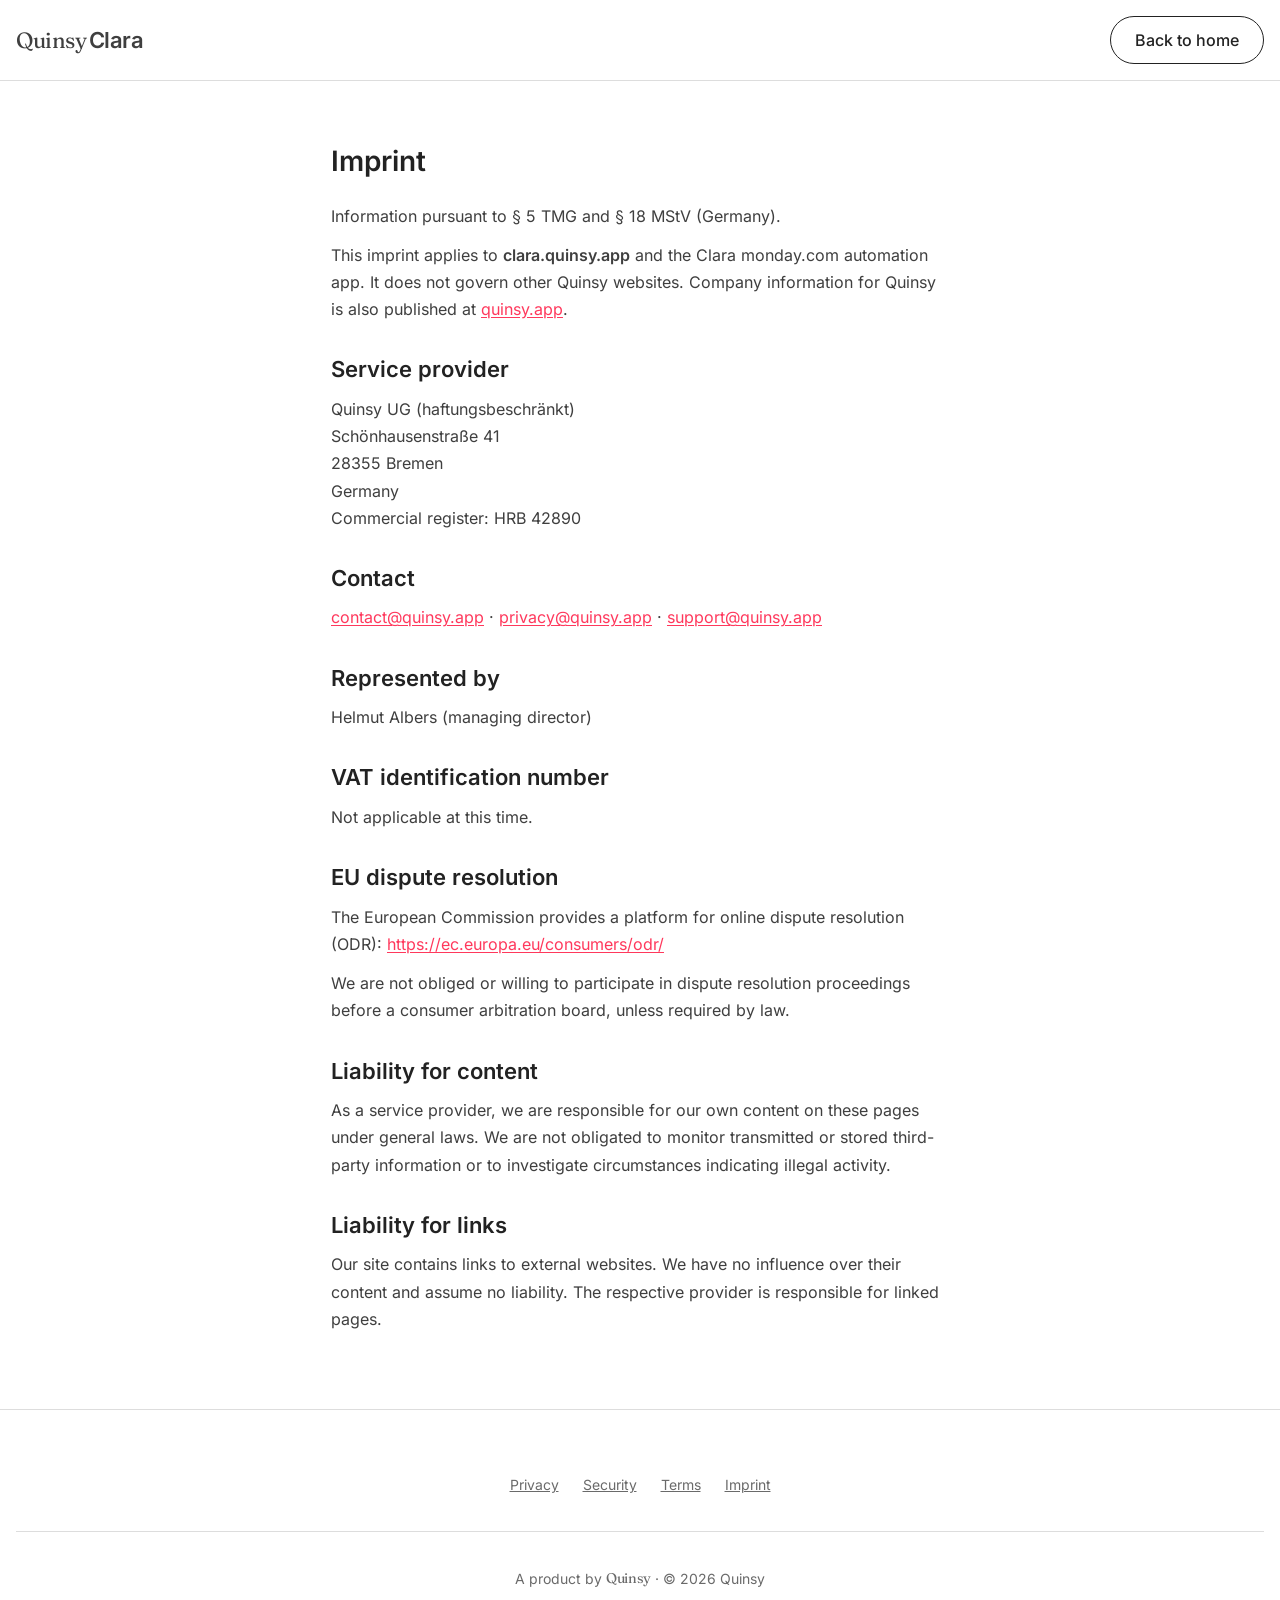
<file: imprint/index.html>
<!DOCTYPE html>
<html lang="en">
<head>
  <meta charset="UTF-8">
  <meta name="viewport" content="width=device-width, initial-scale=1.0">
  <meta name="description" content="Imprint (Impressum) for Quinsy Clara.">
  <title>Imprint | Clara</title>
  <link rel="stylesheet" href="/shared/css/fonts.css">
  <link rel="stylesheet" href="/shared/css/base.css">
  <link rel="stylesheet" href="/shared/css/components.css">
  <link rel="stylesheet" href="/shared/css/wordmark.css">
  <link rel="stylesheet" href="/css/tokens.css">
</head>
<body>
  <header class="site-header" role="banner">
    <div class="container site-header__inner">
      <a href="/" class="wordmark wordmark--clara" aria-label="Clara home">
        <span class="wordmark__serif">Quinsy</span>
        <span class="wordmark__sans">Clara</span>
      </a>
      <div class="site-header__cta">
        <a href="/" class="btn btn--secondary">Back to home</a>
      </div>
    </div>
  </header>

  <main class="legal" role="main">
    <h1>Imprint</h1>
    <p>Information pursuant to § 5 TMG and § 18 MStV (Germany).</p>
    <p>This imprint applies to <strong>clara.quinsy.app</strong> and the Clara monday.com automation app. It does not govern other Quinsy websites. Company information for Quinsy is also published at <a href="https://quinsy.app">quinsy.app</a>.</p>

    <h2>Service provider</h2>
    <p>
      Quinsy UG (haftungsbeschränkt)<br>
      Schönhausenstraße 41<br>
      28355 Bremen<br>
      Germany<br>
      Commercial register: HRB 42890
    </p>

    <h2>Contact</h2>
    <p>
      <a href="mailto:contact@quinsy.app">contact@quinsy.app</a> · <a href="mailto:privacy@quinsy.app">privacy@quinsy.app</a> · <a href="mailto:support@quinsy.app">support@quinsy.app</a>
    </p>

    <h2>Represented by</h2>
    <p>Helmut Albers (managing director)</p>

    <h2>VAT identification number</h2>
    <p>Not applicable at this time.</p>

    <h2>EU dispute resolution</h2>
    <p>The European Commission provides a platform for online dispute resolution (ODR): <a href="https://ec.europa.eu/consumers/odr/" target="_blank" rel="noopener noreferrer">https://ec.europa.eu/consumers/odr/</a></p>
    <p>We are not obliged or willing to participate in dispute resolution proceedings before a consumer arbitration board, unless required by law.</p>

    <h2>Liability for content</h2>
    <p>As a service provider, we are responsible for our own content on these pages under general laws. We are not obligated to monitor transmitted or stored third-party information or to investigate circumstances indicating illegal activity.</p>

    <h2>Liability for links</h2>
    <p>Our site contains links to external websites. We have no influence over their content and assume no liability. The respective provider is responsible for linked pages.</p>
  </main>

  <footer class="site-footer" role="contentinfo">
    <div class="container site-footer__inner">
      <nav class="site-footer__links" aria-label="Footer navigation">
        <a href="/privacy/" class="site-footer__link">Privacy</a>
        <a href="/security/" class="site-footer__link">Security</a>
        <a href="/terms/" class="site-footer__link">Terms</a>
        <a href="/imprint/" class="site-footer__link" aria-current="page">Imprint</a>
      </nav>
      <div class="site-footer__divider" aria-hidden="true"></div>
      <p class="site-footer__attribution">
        A product by
        <a href="https://quinsy.app" class="wordmark wordmark--footer" target="_blank" rel="noopener noreferrer">
          <span class="wordmark__serif">Quinsy</span>
        </a>
        <span aria-hidden="true">·</span>
        © 2026 Quinsy
      </p>
    </div>
  </footer>
</body>
</html>
</file>
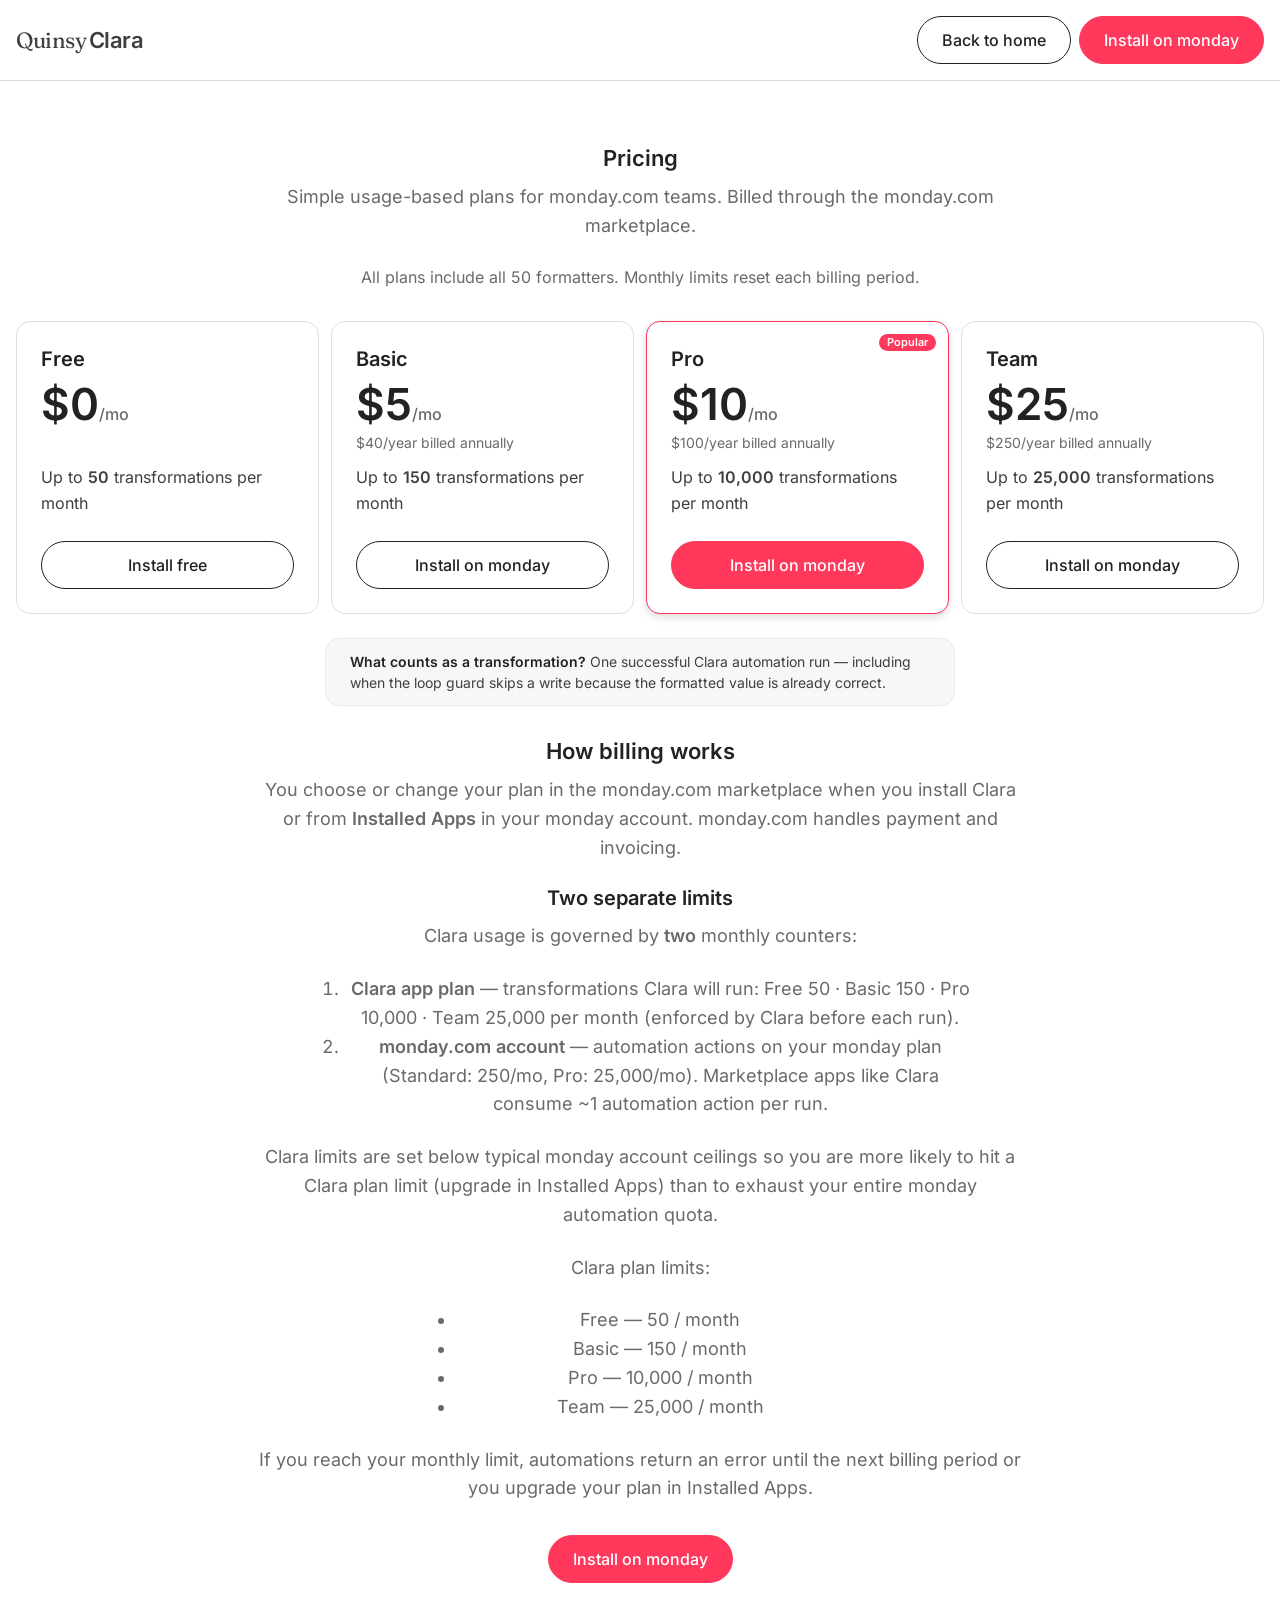
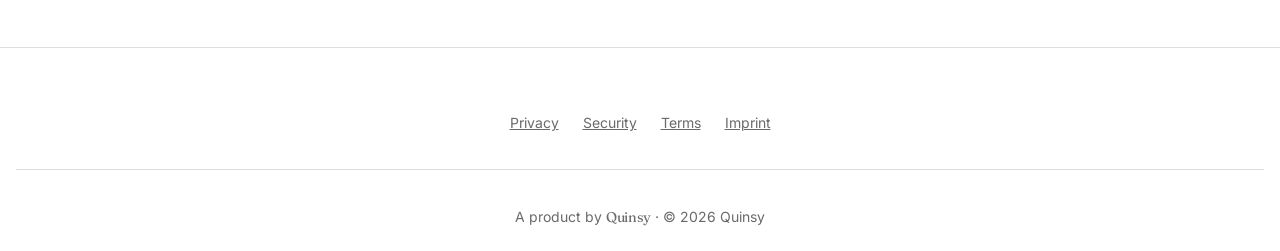
<file: pricing/index.html>
<!DOCTYPE html>
<html lang="en">
<head>
  <meta charset="UTF-8">
  <meta name="viewport" content="width=device-width, initial-scale=1.0">
  <meta name="description" content="Quinsy Clara pricing: Free 50, Basic 150, Pro 10,000, Team 25,000 transformations per month. Usage-based monday.com app plans.">
  <title>Pricing | Clara</title>
  <link rel="stylesheet" href="/shared/css/fonts.css">
  <link rel="stylesheet" href="/shared/css/base.css">
  <link rel="stylesheet" href="/shared/css/components.css">
  <link rel="stylesheet" href="/shared/css/wordmark.css">
  <link rel="stylesheet" href="/css/tokens.css">
</head>
<body>
  <header class="site-header" role="banner">
    <div class="container site-header__inner">
      <a href="/" class="wordmark wordmark--clara" aria-label="Clara home">
        <span class="wordmark__serif">Quinsy</span>
        <span class="wordmark__sans">Clara</span>
      </a>
      <div class="site-header__cta">
        <a href="/" class="btn btn--secondary">Back to home</a>
        <a href="/#install" class="btn btn--primary clara-install">Install on monday</a>
      </div>
    </div>
  </header>

  <main role="main">
    <section class="section" aria-labelledby="pricing-title">
      <div class="container">
        <header>
          <h1 id="pricing-title" class="section__title">Pricing</h1>
          <p class="section__lead">Simple usage-based plans for monday.com teams. Billed through the monday.com marketplace.</p>
          <p class="pricing__note">All plans include all 50 formatters. Monthly limits reset each billing period.</p>
        </header>

        <div class="pricing-grid">
          <article class="card card--pricing">
            <h2 class="card__title">Free</h2>
            <p class="pricing-price"><span class="pricing-price__amount">$0</span><span class="pricing-price__period">/mo</span></p>
            <p class="pricing-yearly" aria-hidden="true">&nbsp;</p>
            <p class="card__text pricing-limit">Up to <strong>50</strong> transformations per month</p>
            <a href="/#install" class="btn btn--secondary card--pricing__cta clara-install">Install free</a>
          </article>

          <article class="card card--pricing">
            <h2 class="card__title">Basic</h2>
            <p class="pricing-price"><span class="pricing-price__amount">$5</span><span class="pricing-price__period">/mo</span></p>
            <p class="pricing-yearly">$40/year billed annually</p>
            <p class="card__text pricing-limit">Up to <strong>150</strong> transformations per month</p>
            <a href="/#install" class="btn btn--secondary card--pricing__cta clara-install">Install on monday</a>
          </article>

          <article class="card card--pricing card--pricing-featured">
            <span class="badge card--pricing__badge">Popular</span>
            <h2 class="card__title">Pro</h2>
            <p class="pricing-price"><span class="pricing-price__amount">$10</span><span class="pricing-price__period">/mo</span></p>
            <p class="pricing-yearly">$100/year billed annually</p>
            <p class="card__text pricing-limit">Up to <strong>10,000</strong> transformations per month</p>
            <a href="/#install" class="btn btn--primary card--pricing__cta clara-install">Install on monday</a>
          </article>

          <article class="card card--pricing">
            <h2 class="card__title">Team</h2>
            <p class="pricing-price"><span class="pricing-price__amount">$25</span><span class="pricing-price__period">/mo</span></p>
            <p class="pricing-yearly">$250/year billed annually</p>
            <p class="card__text pricing-limit">Up to <strong>25,000</strong> transformations per month</p>
            <a href="/#install" class="btn btn--secondary card--pricing__cta clara-install">Install on monday</a>
          </article>
        </div>

        <div class="pricing__transform-note">
          <strong>What counts as a transformation?</strong> One successful Clara automation run — including when the loop guard skips a write because the formatted value is already correct.
        </div>

        <h2 class="section__title mt-xl text-center">How billing works</h2>
        <p class="section__lead">You choose or change your plan in the monday.com marketplace when you install Clara or from <strong>Installed Apps</strong> in your monday account. monday.com handles payment and invoicing.</p>

        <h3 class="section__title mt-lg text-center" style="font-size: 1.25rem;">Two separate limits</h3>
        <p class="section__lead">Clara usage is governed by <strong>two</strong> monthly counters:</p>
        <ol class="section__lead" style="max-width: 42rem; margin-left: auto; margin-right: auto;">
          <li><strong>Clara app plan</strong> — transformations Clara will run: Free 50 · Basic 150 · Pro 10,000 · Team 25,000 per month (enforced by Clara before each run).</li>
          <li><strong>monday.com account</strong> — automation actions on your monday plan (Standard: 250/mo, Pro: 25,000/mo). Marketplace apps like Clara consume ~1 automation action per run.</li>
        </ol>
        <p class="section__lead">Clara limits are set below typical monday account ceilings so you are more likely to hit a Clara plan limit (upgrade in Installed Apps) than to exhaust your entire monday automation quota.</p>
        <p class="section__lead">Clara plan limits:</p>
        <ul class="section__lead" style="max-width: 28rem; margin-left: auto; margin-right: auto;">
          <li>Free — 50 / month</li>
          <li>Basic — 150 / month</li>
          <li>Pro — 10,000 / month</li>
          <li>Team — 25,000 / month</li>
        </ul>
        <p class="section__lead">If you reach your monthly limit, automations return an error until the next billing period or you upgrade your plan in Installed Apps.</p>

        <p class="text-center mt-xl">
          <a href="/#install" class="btn btn--primary clara-install">Install on monday</a>
        </p>
      </div>
    </section>
  </main>

  <footer class="site-footer" role="contentinfo">
    <div class="container site-footer__inner">
      <nav class="site-footer__links" aria-label="Footer navigation">
        <a href="/privacy/" class="site-footer__link">Privacy</a>
        <a href="/security/" class="site-footer__link">Security</a>
        <a href="/terms/" class="site-footer__link">Terms</a>
        <a href="/imprint/" class="site-footer__link">Imprint</a>
      </nav>
      <div class="site-footer__divider" aria-hidden="true"></div>
      <p class="site-footer__attribution">
        A product by
        <a href="https://quinsy.app" class="wordmark wordmark--footer" target="_blank" rel="noopener noreferrer">
          <span class="wordmark__serif">Quinsy</span>
        </a>
        <span aria-hidden="true">·</span>
        © 2026 Quinsy
      </p>
    </div>
  </footer>

  <script src="/js/monday-config.js"></script>
  <script src="/js/monday-install.js"></script>
</body>
</html>
</file>
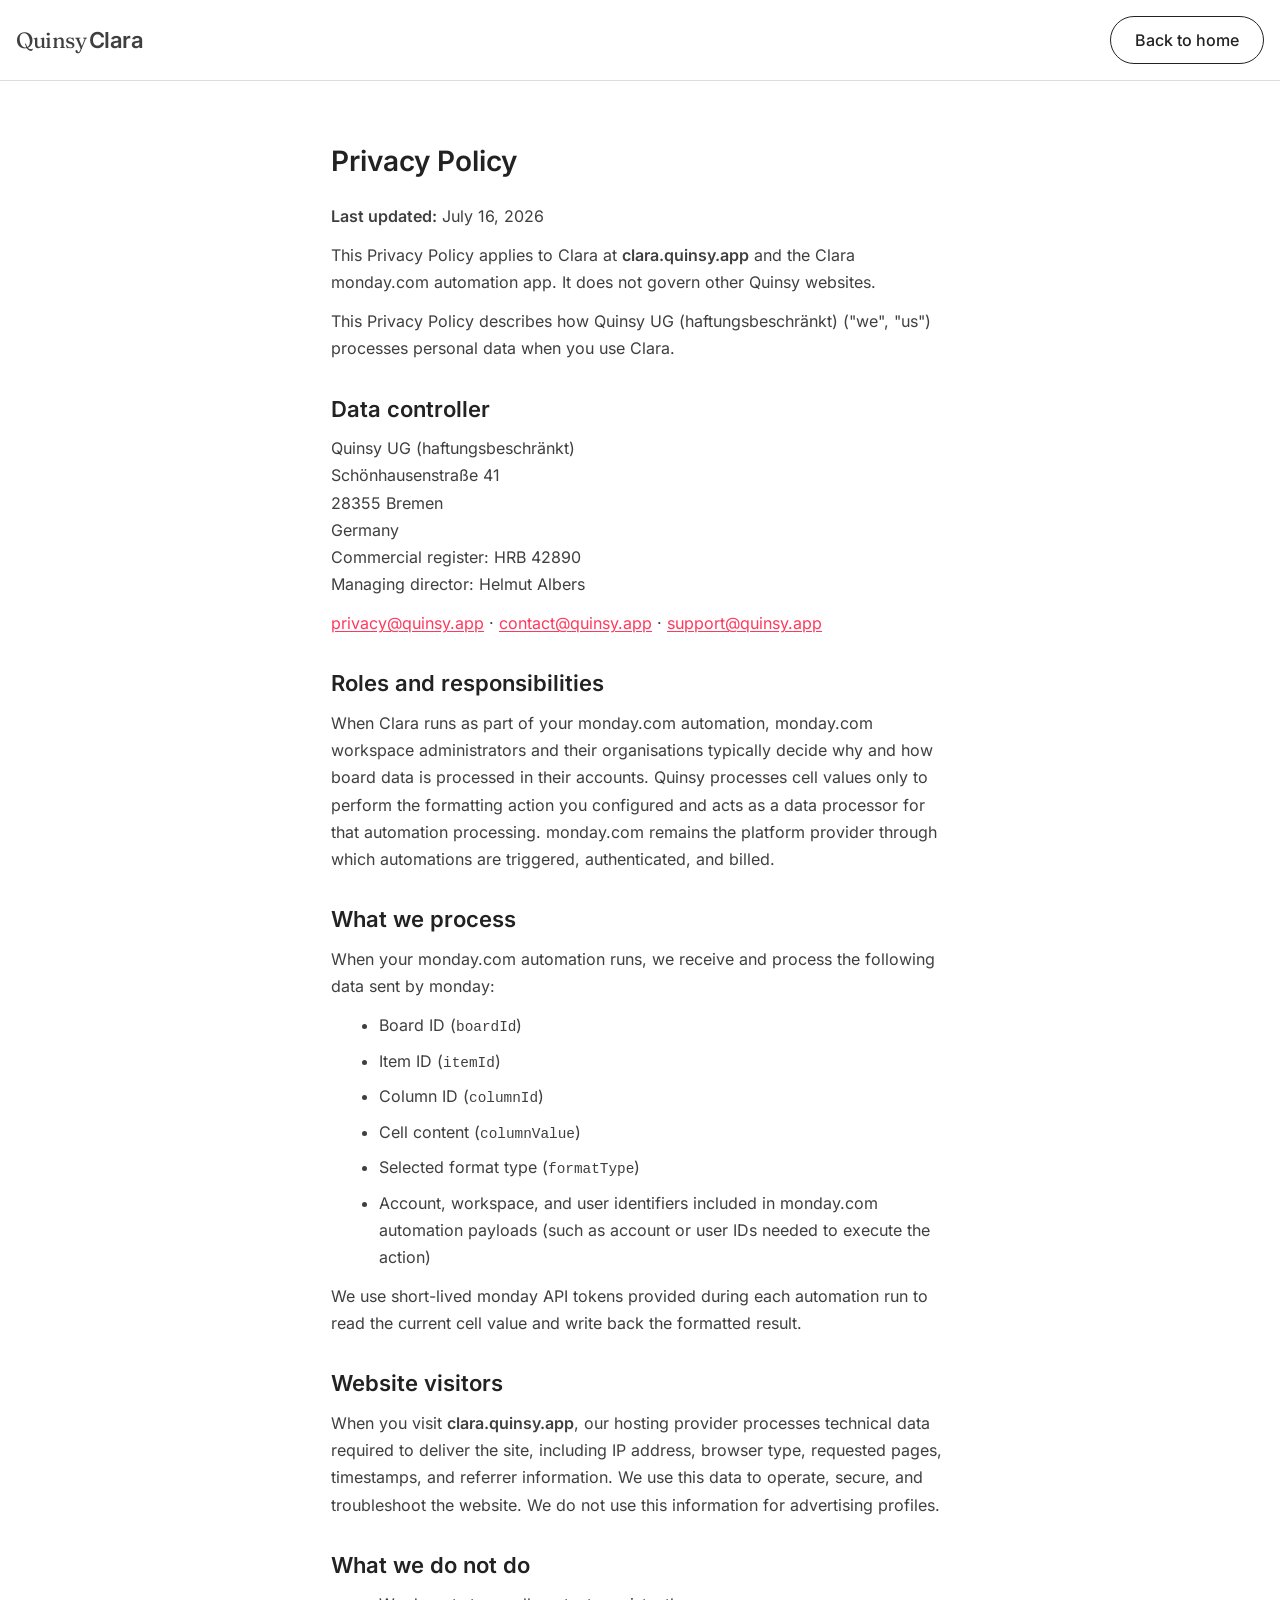
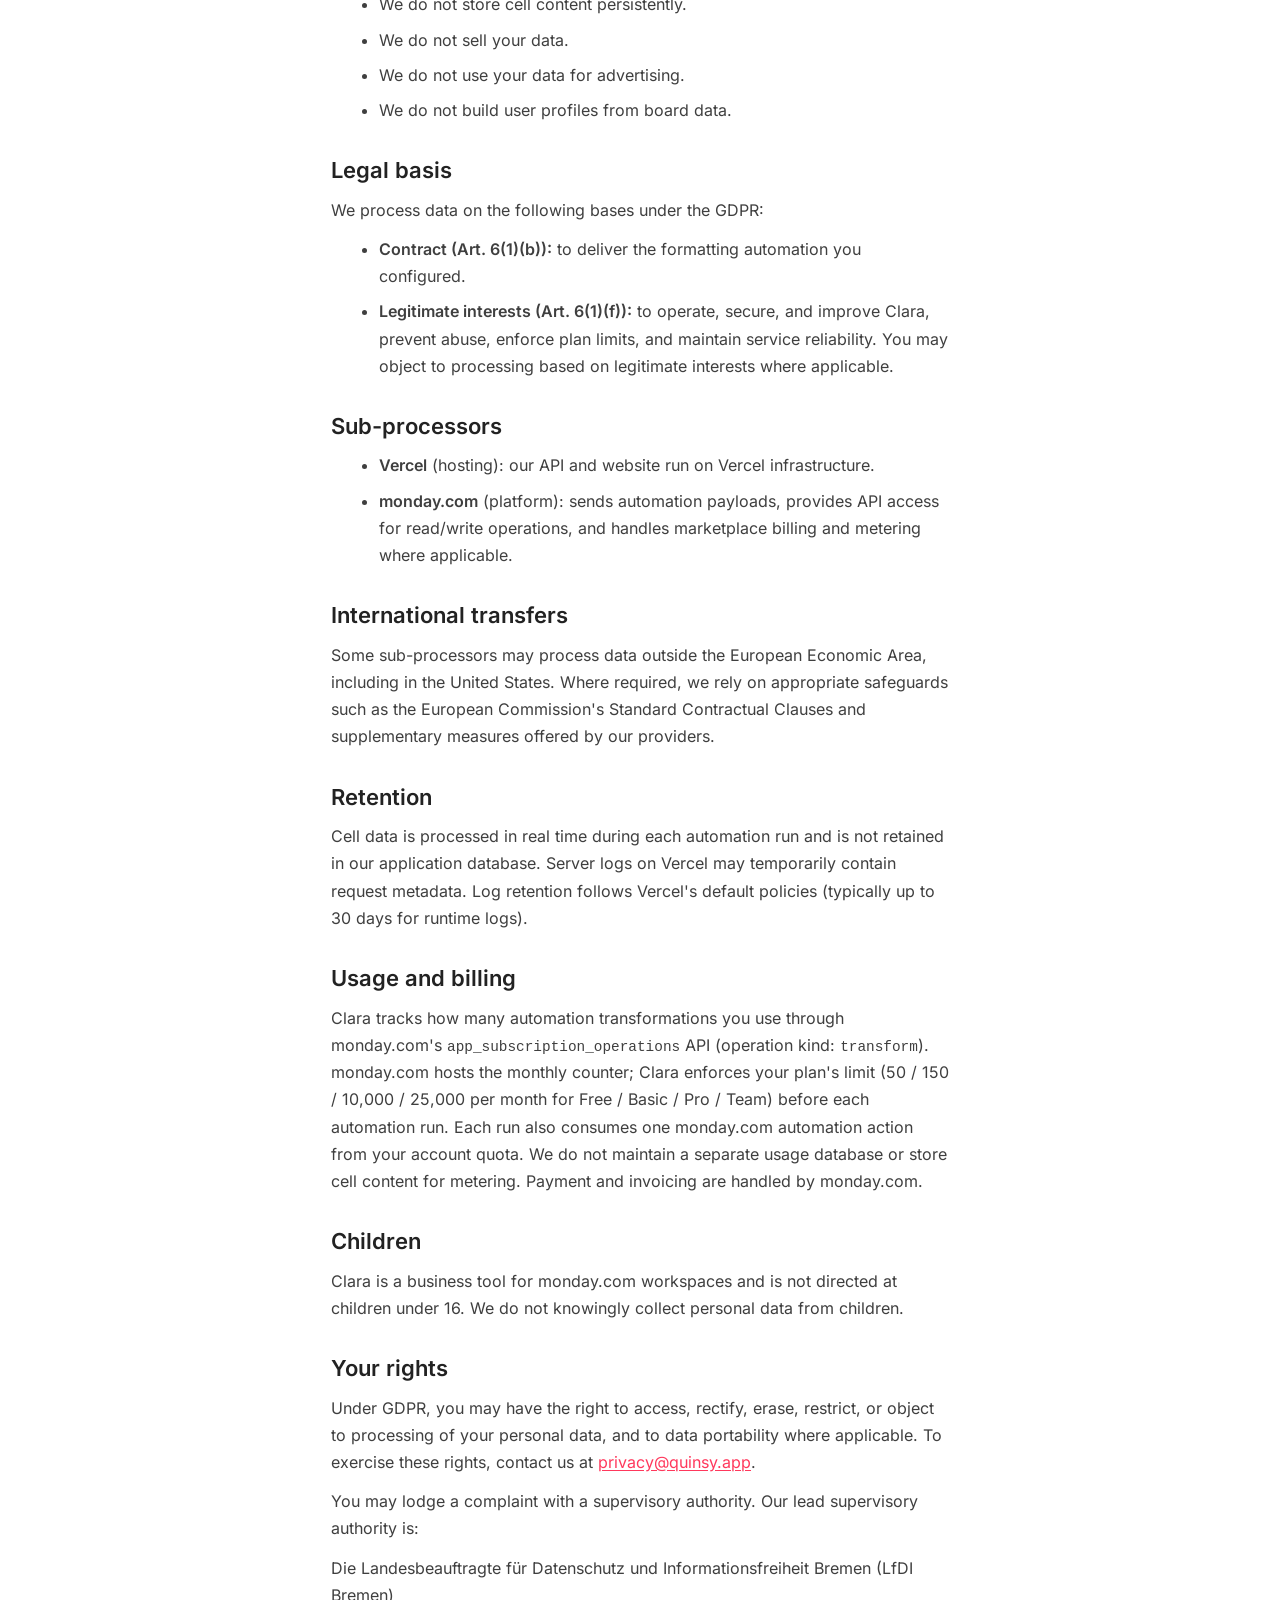
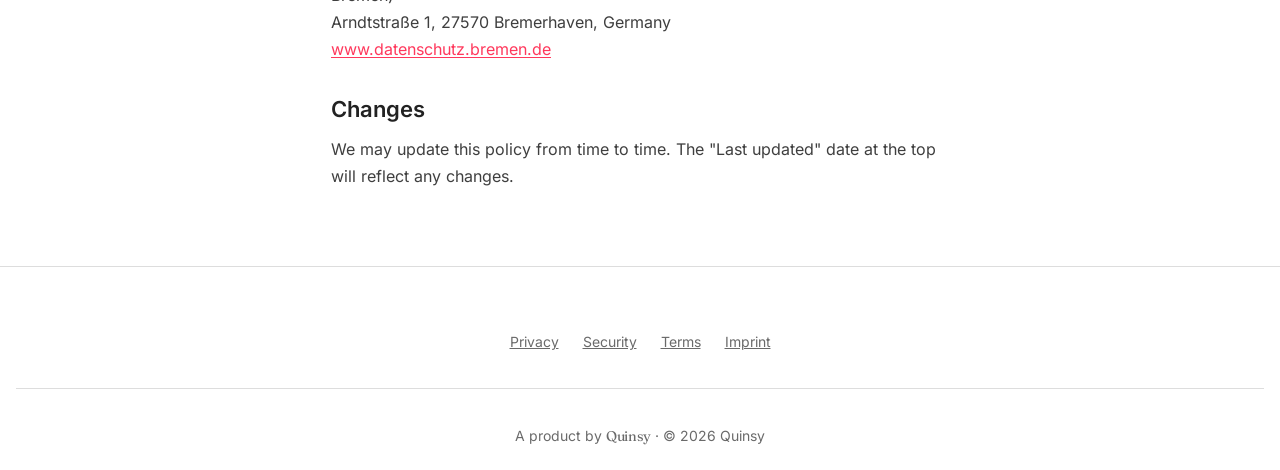
<file: privacy/index.html>
<!DOCTYPE html>
<html lang="en">
<head>
  <meta charset="UTF-8">
  <meta name="viewport" content="width=device-width, initial-scale=1.0">
  <meta name="description" content="Privacy Policy for Quinsy Clara, a monday.com data formatting app.">
  <title>Privacy Policy | Clara</title>
  <link rel="stylesheet" href="/shared/css/fonts.css">
  <link rel="stylesheet" href="/shared/css/base.css">
  <link rel="stylesheet" href="/shared/css/components.css">
  <link rel="stylesheet" href="/shared/css/wordmark.css">
  <link rel="stylesheet" href="/css/tokens.css">
</head>
<body>
  <header class="site-header" role="banner">
    <div class="container site-header__inner">
      <a href="/" class="wordmark wordmark--clara" aria-label="Clara home">
        <span class="wordmark__serif">Quinsy</span>
        <span class="wordmark__sans">Clara</span>
      </a>
      <div class="site-header__cta">
        <a href="/" class="btn btn--secondary">Back to home</a>
      </div>
    </div>
  </header>

  <main class="legal" role="main">
    <h1>Privacy Policy</h1>
    <p><strong>Last updated:</strong> July 16, 2026</p>
    <p>This Privacy Policy applies to Clara at <strong>clara.quinsy.app</strong> and the Clara monday.com automation app. It does not govern other Quinsy websites.</p>
    <p>This Privacy Policy describes how Quinsy UG (haftungsbeschränkt) ("we", "us") processes personal data when you use Clara.</p>

    <h2>Data controller</h2>
    <p>Quinsy UG (haftungsbeschränkt)<br>
    Schönhausenstraße 41<br>
    28355 Bremen<br>
    Germany<br>
    Commercial register: HRB 42890<br>
    Managing director: Helmut Albers</p>
    <p><a href="mailto:privacy@quinsy.app">privacy@quinsy.app</a> · <a href="mailto:contact@quinsy.app">contact@quinsy.app</a> · <a href="mailto:support@quinsy.app">support@quinsy.app</a></p>

    <h2>Roles and responsibilities</h2>
    <p>When Clara runs as part of your monday.com automation, monday.com workspace administrators and their organisations typically decide why and how board data is processed in their accounts. Quinsy processes cell values only to perform the formatting action you configured and acts as a data processor for that automation processing. monday.com remains the platform provider through which automations are triggered, authenticated, and billed.</p>

    <h2>What we process</h2>
    <p>When your monday.com automation runs, we receive and process the following data sent by monday:</p>
    <ul>
      <li>Board ID (<code>boardId</code>)</li>
      <li>Item ID (<code>itemId</code>)</li>
      <li>Column ID (<code>columnId</code>)</li>
      <li>Cell content (<code>columnValue</code>)</li>
      <li>Selected format type (<code>formatType</code>)</li>
      <li>Account, workspace, and user identifiers included in monday.com automation payloads (such as account or user IDs needed to execute the action)</li>
    </ul>
    <p>We use short-lived monday API tokens provided during each automation run to read the current cell value and write back the formatted result.</p>

    <h2>Website visitors</h2>
    <p>When you visit <strong>clara.quinsy.app</strong>, our hosting provider processes technical data required to deliver the site, including IP address, browser type, requested pages, timestamps, and referrer information. We use this data to operate, secure, and troubleshoot the website. We do not use this information for advertising profiles.</p>

    <h2>What we do not do</h2>
    <ul>
      <li>We do not store cell content persistently.</li>
      <li>We do not sell your data.</li>
      <li>We do not use your data for advertising.</li>
      <li>We do not build user profiles from board data.</li>
    </ul>

    <h2>Legal basis</h2>
    <p>We process data on the following bases under the GDPR:</p>
    <ul>
      <li><strong>Contract (Art. 6(1)(b)):</strong> to deliver the formatting automation you configured.</li>
      <li><strong>Legitimate interests (Art. 6(1)(f)):</strong> to operate, secure, and improve Clara, prevent abuse, enforce plan limits, and maintain service reliability. You may object to processing based on legitimate interests where applicable.</li>
    </ul>

    <h2>Sub-processors</h2>
    <ul>
      <li><strong>Vercel</strong> (hosting): our API and website run on Vercel infrastructure.</li>
      <li><strong>monday.com</strong> (platform): sends automation payloads, provides API access for read/write operations, and handles marketplace billing and metering where applicable.</li>
    </ul>

    <h2>International transfers</h2>
    <p>Some sub-processors may process data outside the European Economic Area, including in the United States. Where required, we rely on appropriate safeguards such as the European Commission's Standard Contractual Clauses and supplementary measures offered by our providers.</p>

    <h2>Retention</h2>
    <p>Cell data is processed in real time during each automation run and is not retained in our application database. Server logs on Vercel may temporarily contain request metadata. Log retention follows Vercel's default policies (typically up to 30 days for runtime logs).</p>

    <h2>Usage and billing</h2>
    <p>Clara tracks how many automation transformations you use through monday.com's <code>app_subscription_operations</code> API (operation kind: <code>transform</code>). monday.com hosts the monthly counter; Clara enforces your plan's limit (50 / 150 / 10,000 / 25,000 per month for Free / Basic / Pro / Team) before each automation run. Each run also consumes one monday.com automation action from your account quota. We do not maintain a separate usage database or store cell content for metering. Payment and invoicing are handled by monday.com.</p>

    <h2>Children</h2>
    <p>Clara is a business tool for monday.com workspaces and is not directed at children under 16. We do not knowingly collect personal data from children.</p>

    <h2>Your rights</h2>
    <p>Under GDPR, you may have the right to access, rectify, erase, restrict, or object to processing of your personal data, and to data portability where applicable. To exercise these rights, contact us at <a href="mailto:privacy@quinsy.app">privacy@quinsy.app</a>.</p>
    <p>You may lodge a complaint with a supervisory authority. Our lead supervisory authority is:</p>
    <p>Die Landesbeauftragte für Datenschutz und Informationsfreiheit Bremen (LfDI Bremen)<br>
    Arndtstraße 1, 27570 Bremerhaven, Germany<br>
    <a href="https://www.datenschutz.bremen.de" target="_blank" rel="noopener noreferrer">www.datenschutz.bremen.de</a></p>

    <h2>Changes</h2>
    <p>We may update this policy from time to time. The "Last updated" date at the top will reflect any changes.</p>
  </main>

  <footer class="site-footer" role="contentinfo">
    <div class="container site-footer__inner">
      <nav class="site-footer__links" aria-label="Footer navigation">
        <a href="/privacy/" class="site-footer__link" aria-current="page">Privacy</a>
        <a href="/security/" class="site-footer__link">Security</a>
        <a href="/terms/" class="site-footer__link">Terms</a>
        <a href="/imprint/" class="site-footer__link">Imprint</a>
      </nav>
      <div class="site-footer__divider" aria-hidden="true"></div>
      <p class="site-footer__attribution">
        A product by
        <a href="https://quinsy.app" class="wordmark wordmark--footer" target="_blank" rel="noopener noreferrer">
          <span class="wordmark__serif">Quinsy</span>
        </a>
        <span aria-hidden="true">·</span>
        © 2026 Quinsy
      </p>
    </div>
  </footer>
</body>
</html>
</file>
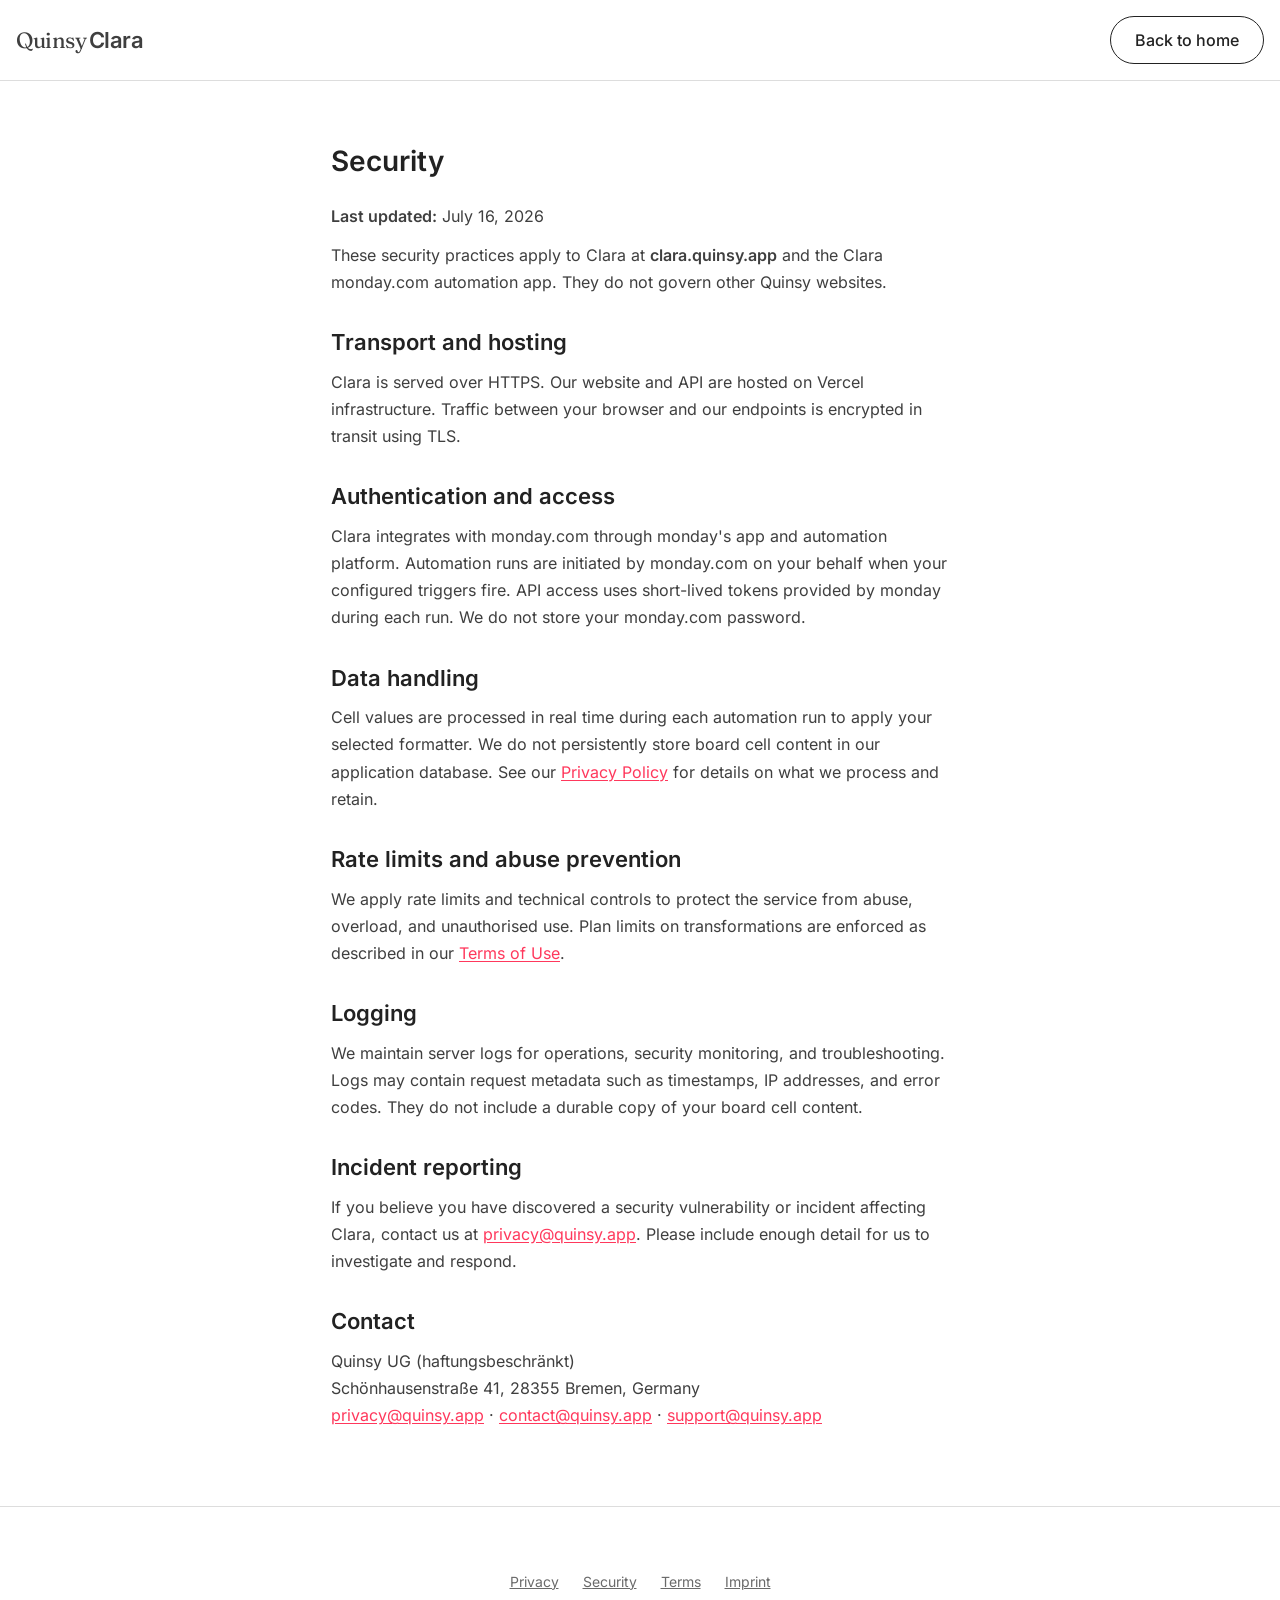
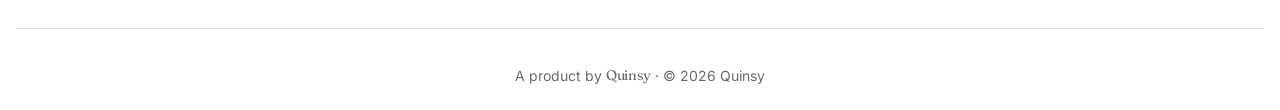
<file: security/index.html>
<!DOCTYPE html>
<html lang="en">
<head>
  <meta charset="UTF-8">
  <meta name="viewport" content="width=device-width, initial-scale=1.0">
  <meta name="description" content="Security information for Quinsy Clara, a monday.com data formatting app.">
  <title>Security | Clara</title>
  <link rel="stylesheet" href="/shared/css/fonts.css">
  <link rel="stylesheet" href="/shared/css/base.css">
  <link rel="stylesheet" href="/shared/css/components.css">
  <link rel="stylesheet" href="/shared/css/wordmark.css">
  <link rel="stylesheet" href="/css/tokens.css">
</head>
<body>
  <header class="site-header" role="banner">
    <div class="container site-header__inner">
      <a href="/" class="wordmark wordmark--clara" aria-label="Clara home">
        <span class="wordmark__serif">Quinsy</span>
        <span class="wordmark__sans">Clara</span>
      </a>
      <div class="site-header__cta">
        <a href="/" class="btn btn--secondary">Back to home</a>
      </div>
    </div>
  </header>

  <main class="legal" role="main">
    <h1>Security</h1>
    <p><strong>Last updated:</strong> July 16, 2026</p>
    <p>These security practices apply to Clara at <strong>clara.quinsy.app</strong> and the Clara monday.com automation app. They do not govern other Quinsy websites.</p>

    <h2>Transport and hosting</h2>
    <p>Clara is served over HTTPS. Our website and API are hosted on Vercel infrastructure. Traffic between your browser and our endpoints is encrypted in transit using TLS.</p>

    <h2>Authentication and access</h2>
    <p>Clara integrates with monday.com through monday's app and automation platform. Automation runs are initiated by monday.com on your behalf when your configured triggers fire. API access uses short-lived tokens provided by monday during each run. We do not store your monday.com password.</p>

    <h2>Data handling</h2>
    <p>Cell values are processed in real time during each automation run to apply your selected formatter. We do not persistently store board cell content in our application database. See our <a href="/privacy/">Privacy Policy</a> for details on what we process and retain.</p>

    <h2>Rate limits and abuse prevention</h2>
    <p>We apply rate limits and technical controls to protect the service from abuse, overload, and unauthorised use. Plan limits on transformations are enforced as described in our <a href="/terms/">Terms of Use</a>.</p>

    <h2>Logging</h2>
    <p>We maintain server logs for operations, security monitoring, and troubleshooting. Logs may contain request metadata such as timestamps, IP addresses, and error codes. They do not include a durable copy of your board cell content.</p>

    <h2>Incident reporting</h2>
    <p>If you believe you have discovered a security vulnerability or incident affecting Clara, contact us at <a href="mailto:privacy@quinsy.app">privacy@quinsy.app</a>. Please include enough detail for us to investigate and respond.</p>

    <h2>Contact</h2>
    <p>Quinsy UG (haftungsbeschränkt)<br>
    Schönhausenstraße 41, 28355 Bremen, Germany<br>
    <a href="mailto:privacy@quinsy.app">privacy@quinsy.app</a> · <a href="mailto:contact@quinsy.app">contact@quinsy.app</a> · <a href="mailto:support@quinsy.app">support@quinsy.app</a></p>
  </main>

  <footer class="site-footer" role="contentinfo">
    <div class="container site-footer__inner">
      <nav class="site-footer__links" aria-label="Footer navigation">
        <a href="/privacy/" class="site-footer__link">Privacy</a>
        <a href="/security/" class="site-footer__link" aria-current="page">Security</a>
        <a href="/terms/" class="site-footer__link">Terms</a>
        <a href="/imprint/" class="site-footer__link">Imprint</a>
      </nav>
      <div class="site-footer__divider" aria-hidden="true"></div>
      <p class="site-footer__attribution">
        A product by
        <a href="https://quinsy.app" class="wordmark wordmark--footer" target="_blank" rel="noopener noreferrer">
          <span class="wordmark__serif">Quinsy</span>
        </a>
        <span aria-hidden="true">·</span>
        © 2026 Quinsy
      </p>
    </div>
  </footer>
</body>
</html>
</file>
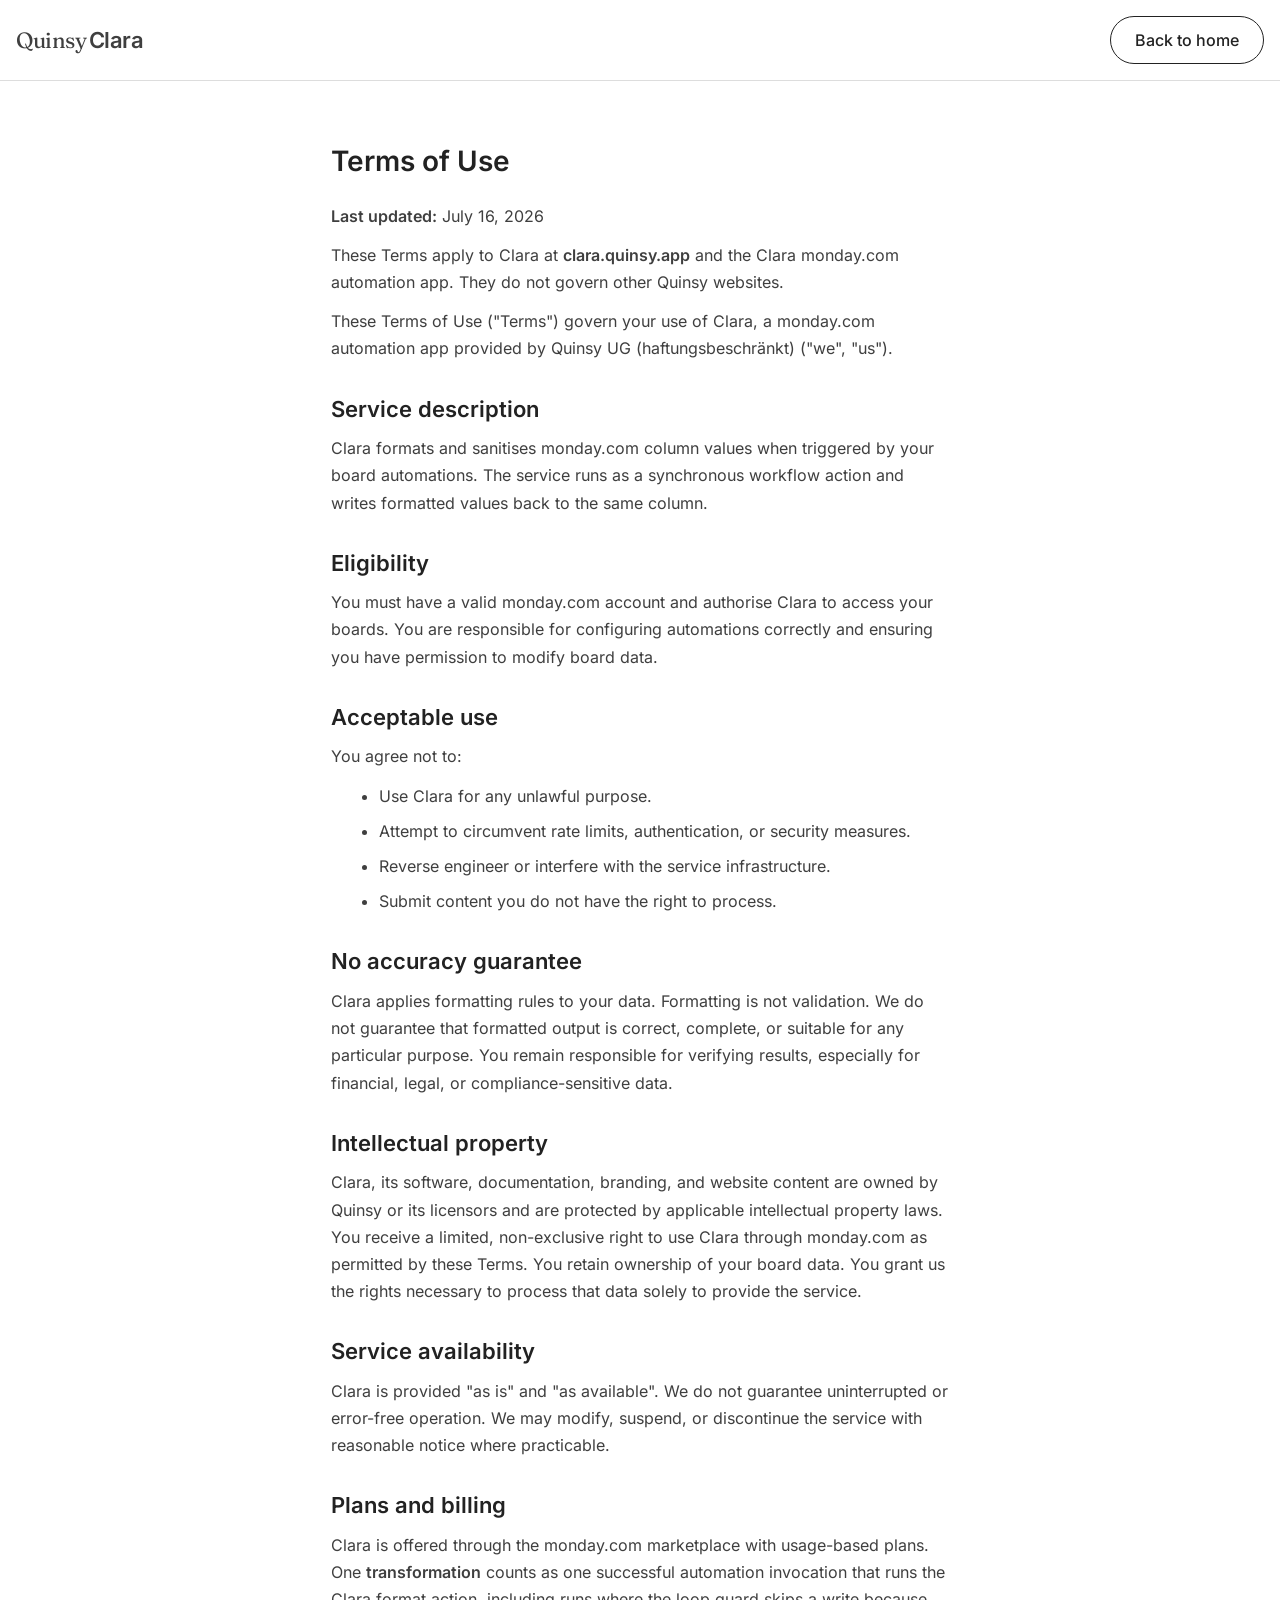
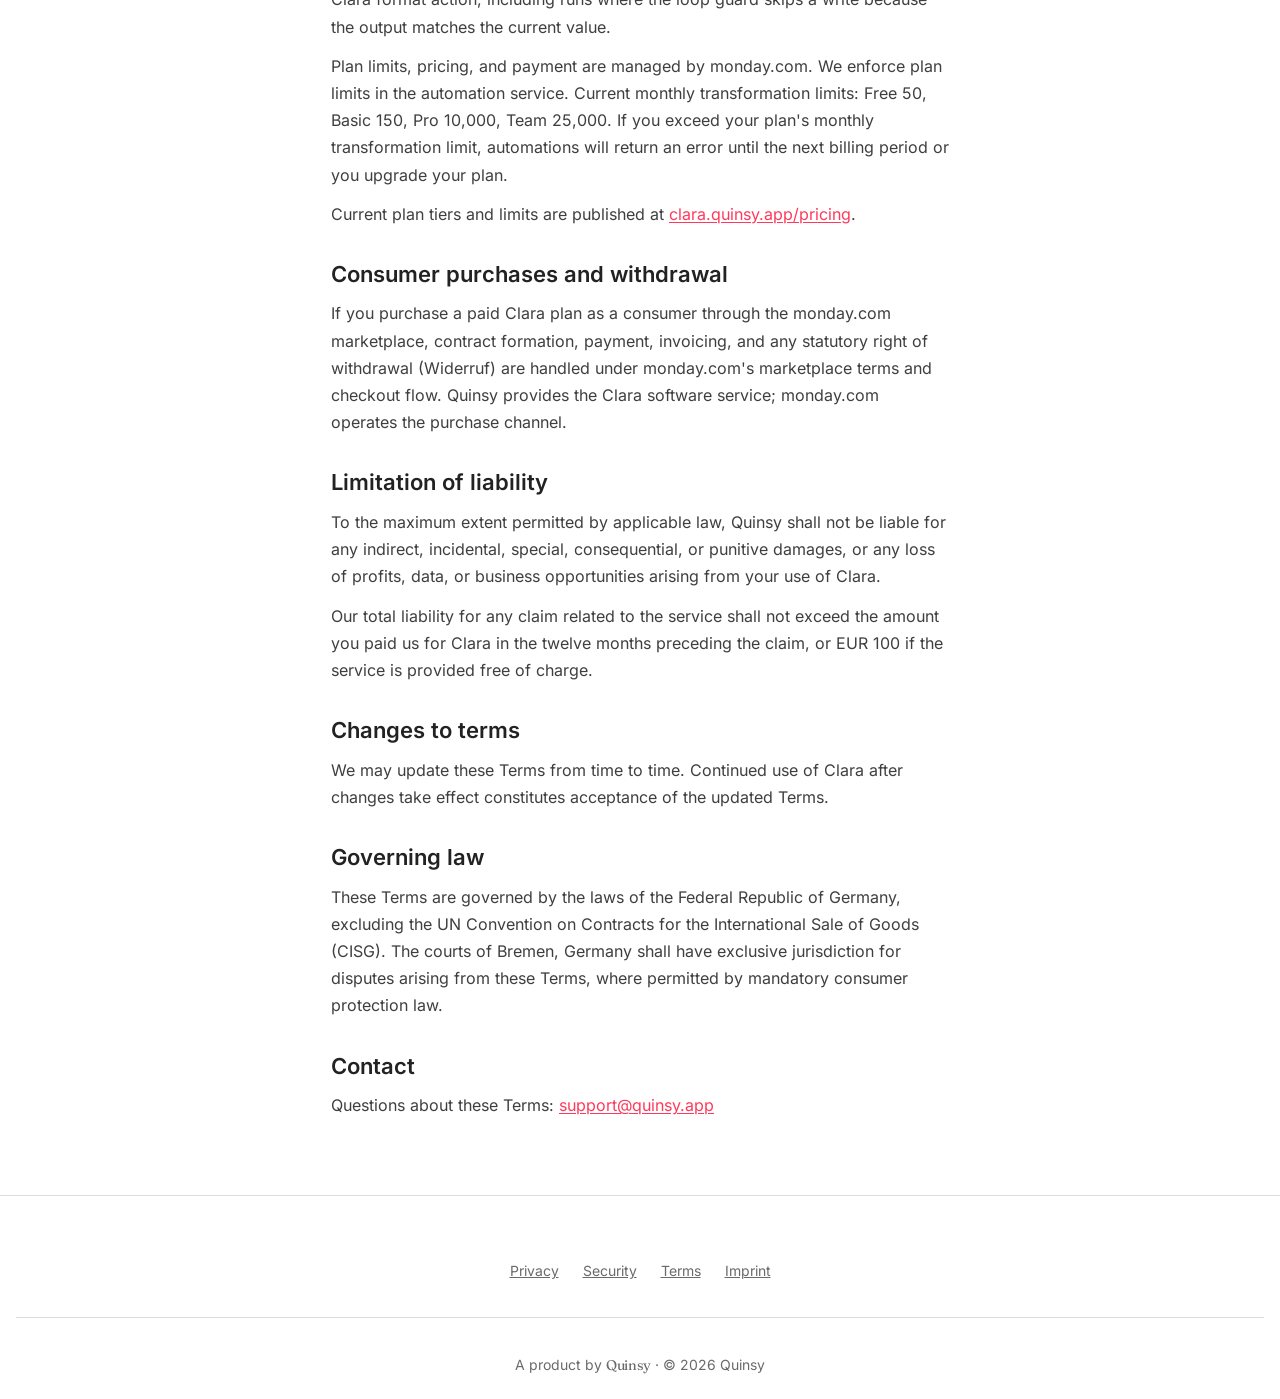
<file: terms/index.html>
<!DOCTYPE html>
<html lang="en">
<head>
  <meta charset="UTF-8">
  <meta name="viewport" content="width=device-width, initial-scale=1.0">
  <meta name="description" content="Terms of Use for Quinsy Clara, a monday.com data formatting app.">
  <title>Terms of Use | Clara</title>
  <link rel="stylesheet" href="/shared/css/fonts.css">
  <link rel="stylesheet" href="/shared/css/base.css">
  <link rel="stylesheet" href="/shared/css/components.css">
  <link rel="stylesheet" href="/shared/css/wordmark.css">
  <link rel="stylesheet" href="/css/tokens.css">
</head>
<body>
  <header class="site-header" role="banner">
    <div class="container site-header__inner">
      <a href="/" class="wordmark wordmark--clara" aria-label="Clara home">
        <span class="wordmark__serif">Quinsy</span>
        <span class="wordmark__sans">Clara</span>
      </a>
      <div class="site-header__cta">
        <a href="/" class="btn btn--secondary">Back to home</a>
      </div>
    </div>
  </header>

  <main class="legal" role="main">
    <h1>Terms of Use</h1>
    <p><strong>Last updated:</strong> July 16, 2026</p>
    <p>These Terms apply to Clara at <strong>clara.quinsy.app</strong> and the Clara monday.com automation app. They do not govern other Quinsy websites.</p>
    <p>These Terms of Use ("Terms") govern your use of Clara, a monday.com automation app provided by Quinsy UG (haftungsbeschränkt) ("we", "us").</p>

    <h2>Service description</h2>
    <p>Clara formats and sanitises monday.com column values when triggered by your board automations. The service runs as a synchronous workflow action and writes formatted values back to the same column.</p>

    <h2>Eligibility</h2>
    <p>You must have a valid monday.com account and authorise Clara to access your boards. You are responsible for configuring automations correctly and ensuring you have permission to modify board data.</p>

    <h2>Acceptable use</h2>
    <p>You agree not to:</p>
    <ul>
      <li>Use Clara for any unlawful purpose.</li>
      <li>Attempt to circumvent rate limits, authentication, or security measures.</li>
      <li>Reverse engineer or interfere with the service infrastructure.</li>
      <li>Submit content you do not have the right to process.</li>
    </ul>

    <h2>No accuracy guarantee</h2>
    <p>Clara applies formatting rules to your data. Formatting is not validation. We do not guarantee that formatted output is correct, complete, or suitable for any particular purpose. You remain responsible for verifying results, especially for financial, legal, or compliance-sensitive data.</p>

    <h2>Intellectual property</h2>
    <p>Clara, its software, documentation, branding, and website content are owned by Quinsy or its licensors and are protected by applicable intellectual property laws. You receive a limited, non-exclusive right to use Clara through monday.com as permitted by these Terms. You retain ownership of your board data. You grant us the rights necessary to process that data solely to provide the service.</p>

    <h2>Service availability</h2>
    <p>Clara is provided "as is" and "as available". We do not guarantee uninterrupted or error-free operation. We may modify, suspend, or discontinue the service with reasonable notice where practicable.</p>

    <h2>Plans and billing</h2>
    <p>Clara is offered through the monday.com marketplace with usage-based plans. One <strong>transformation</strong> counts as one successful automation invocation that runs the Clara format action, including runs where the loop guard skips a write because the output matches the current value.</p>
    <p>Plan limits, pricing, and payment are managed by monday.com. We enforce plan limits in the automation service. Current monthly transformation limits: Free 50, Basic 150, Pro 10,000, Team 25,000. If you exceed your plan's monthly transformation limit, automations will return an error until the next billing period or you upgrade your plan.</p>
    <p>Current plan tiers and limits are published at <a href="https://clara.quinsy.app/pricing/">clara.quinsy.app/pricing</a>.</p>

    <h2>Consumer purchases and withdrawal</h2>
    <p>If you purchase a paid Clara plan as a consumer through the monday.com marketplace, contract formation, payment, invoicing, and any statutory right of withdrawal (Widerruf) are handled under monday.com's marketplace terms and checkout flow. Quinsy provides the Clara software service; monday.com operates the purchase channel.</p>

    <h2>Limitation of liability</h2>
    <p>To the maximum extent permitted by applicable law, Quinsy shall not be liable for any indirect, incidental, special, consequential, or punitive damages, or any loss of profits, data, or business opportunities arising from your use of Clara.</p>
    <p>Our total liability for any claim related to the service shall not exceed the amount you paid us for Clara in the twelve months preceding the claim, or EUR 100 if the service is provided free of charge.</p>

    <h2>Changes to terms</h2>
    <p>We may update these Terms from time to time. Continued use of Clara after changes take effect constitutes acceptance of the updated Terms.</p>

    <h2>Governing law</h2>
    <p>These Terms are governed by the laws of the Federal Republic of Germany, excluding the UN Convention on Contracts for the International Sale of Goods (CISG). The courts of Bremen, Germany shall have exclusive jurisdiction for disputes arising from these Terms, where permitted by mandatory consumer protection law.</p>

    <h2>Contact</h2>
    <p>Questions about these Terms: <a href="mailto:support@quinsy.app">support@quinsy.app</a></p>
  </main>

  <footer class="site-footer" role="contentinfo">
    <div class="container site-footer__inner">
      <nav class="site-footer__links" aria-label="Footer navigation">
        <a href="/privacy/" class="site-footer__link">Privacy</a>
        <a href="/security/" class="site-footer__link">Security</a>
        <a href="/terms/" class="site-footer__link" aria-current="page">Terms</a>
        <a href="/imprint/" class="site-footer__link">Imprint</a>
      </nav>
      <div class="site-footer__divider" aria-hidden="true"></div>
      <p class="site-footer__attribution">
        A product by
        <a href="https://quinsy.app" class="wordmark wordmark--footer" target="_blank" rel="noopener noreferrer">
          <span class="wordmark__serif">Quinsy</span>
        </a>
        <span aria-hidden="true">·</span>
        © 2026 Quinsy
      </p>
    </div>
  </footer>
</body>
</html>
</file>
<file: shared/css/fonts.css>
/* fonts.css - Self-hosted fonts (no third-party requests) */

@font-face {
  font-family: 'Inter';
  src: url('/fonts/inter/inter-400.woff2') format('woff2');
  font-weight: 400;
  font-style: normal;
  font-display: swap;
}

@font-face {
  font-family: 'Inter';
  src: url('/fonts/inter/inter-500.woff2') format('woff2');
  font-weight: 500;
  font-style: normal;
  font-display: swap;
}

@font-face {
  font-family: 'Inter';
  src: url('/fonts/inter/inter-600.woff2') format('woff2');
  font-weight: 600;
  font-style: normal;
  font-display: swap;
}

@font-face {
  font-family: 'Fraunces';
  src: url('/fonts/fraunces/fraunces-400.woff2') format('woff2');
  font-weight: 400;
  font-style: normal;
  font-display: swap;
}

@font-face {
  font-family: 'Fraunces';
  src: url('/fonts/fraunces/fraunces-600.woff2') format('woff2');
  font-weight: 600;
  font-style: normal;
  font-display: swap;
}
</file>
<file: shared/css/base.css>
/* base.css - Reset, layout utilities, container */

*, *::before, *::after {
  box-sizing: border-box;
}

* {
  margin: 0;
}

html {
  font-size: 16px;
  scroll-padding-top: calc(var(--header-height) + var(--space-section));
  -webkit-font-smoothing: antialiased;
  -moz-osx-font-smoothing: grayscale;
  text-rendering: optimizeLegibility;
}

body {
  min-height: 100vh;
  font-family: var(--font-sans);
  font-size: var(--text-body);
  line-height: 1.5;
  color: var(--color-body);
  background-color: var(--color-canvas);
}

img, picture, video, canvas, svg {
  display: block;
  max-width: 100%;
}

input, button, textarea, select {
  font: inherit;
}

p, h1, h2, h3, h4, h5, h6 {
  overflow-wrap: break-word;
}

a {
  color: inherit;
}

code {
  font-family: var(--font-mono);
  font-size: 0.9em;
}

.container {
  width: 100%;
  max-width: var(--container-max);
  margin: 0 auto;
  padding: 0 var(--space-base);
}

.section {
  padding: var(--space-section) 0;
}

header[id] {
  scroll-margin-top: calc(var(--header-height) + var(--space-section));
}

.section--alt {
  background-color: var(--color-surface-alt);
}

.section--cta {
  background-color: var(--color-ink);
}

.section--cta .section__title {
  color: var(--color-on-primary);
}

.section--cta .section__lead {
  color: rgba(255, 255, 255, 0.84);
}

.visually-hidden {
  position: absolute;
  width: 1px;
  height: 1px;
  padding: 0;
  margin: -1px;
  overflow: hidden;
  clip: rect(0, 0, 0, 0);
  white-space: nowrap;
  border: 0;
}

.text-center {
  text-align: center;
}
</file>
<file: shared/css/components.css>
/* components.css - All UI components (var() only, no hardcoded colors) */

/* ===================== BUTTONS ===================== */
.btn {
  display: inline-flex;
  align-items: center;
  justify-content: center;
  font-family: var(--font-sans);
  font-size: var(--text-button);
  font-weight: 500;
  line-height: 1.25;
  border-radius: var(--radius-pill);
  padding: var(--btn-padding-y) var(--btn-padding-x);
  height: var(--btn-height);
  border: 1px solid transparent;
  cursor: pointer;
  transition: background-color 0.15s ease, border-color 0.15s ease, color 0.15s ease;
  text-decoration: none;
  white-space: nowrap;
}

.btn:focus-visible {
  outline: 2px solid var(--color-primary);
  outline-offset: 2px;
}

.btn--primary {
  background-color: var(--btn-primary-bg);
  color: var(--btn-primary-fg);
  border-color: var(--btn-primary-border);
}

.btn--primary:hover {
  background-color: var(--btn-primary-hover);
  border-color: var(--btn-primary-hover);
}

.btn--secondary {
  background-color: var(--btn-secondary-bg);
  color: var(--btn-secondary-fg);
  border-color: var(--btn-secondary-border);
}

.btn--secondary:hover {
  background-color: var(--btn-secondary-hover);
}

/* ===================== BADGE ===================== */
.badge {
  display: inline-flex;
  align-items: center;
  font-family: var(--font-sans);
  font-size: var(--text-badge);
  font-weight: 600;
  line-height: 1.2;
  border-radius: var(--radius-pill);
  padding: var(--space-xxs) var(--space-sm);
  background-color: var(--color-primary);
  color: var(--color-on-primary);
  white-space: nowrap;
}

/* ===================== SITE HEADER ===================== */
.site-header {
  position: sticky;
  top: 0;
  z-index: 100;
  background-color: var(--color-canvas);
  border-bottom: 1px solid var(--color-border);
}

.site-header__inner {
  display: flex;
  align-items: center;
  justify-content: space-between;
  height: var(--header-height);
  gap: var(--space-lg);
}

.site-header__nav {
  display: none;
  align-items: center;
  gap: var(--space-lg);
}

@media (min-width: 768px) {
  .site-header__nav {
    display: flex;
  }
}

.site-header__cta {
  display: flex;
  align-items: center;
  gap: var(--space-sm);
}

/* ===================== SITE FOOTER ===================== */
.site-footer {
  background-color: var(--color-canvas);
  border-top: 1px solid var(--color-border);
  padding: var(--space-section) 0 var(--space-lg);
}

.site-footer__inner {
  display: flex;
  flex-direction: column;
  gap: var(--space-lg);
}

.site-footer__links {
  display: flex;
  flex-wrap: wrap;
  gap: var(--space-lg);
  justify-content: center;
}

.site-footer__link {
  font-size: var(--text-sm);
  color: var(--color-muted);
  transition: color 0.15s ease;
}

.site-footer__link:hover {
  color: var(--color-ink);
}

.site-footer__attribution {
  display: flex;
  align-items: center;
  justify-content: center;
  gap: var(--space-xs);
  font-size: var(--text-sm);
  color: var(--color-muted);
}

.site-footer__divider {
  width: 100%;
  height: 1px;
  background-color: var(--color-border);
  margin: var(--space-md) 0;
}

/* ===================== SECTION ===================== */
.section__title {
  font-family: var(--font-sans);
  font-size: var(--text-h2);
  font-weight: 600;
  line-height: 1.2;
  color: var(--color-ink);
  margin: 0 0 var(--space-md);
  text-align: center;
}

.section__title--large {
  font-size: clamp(28px, 3.5vw, 36px);
  line-height: 1.15;
  letter-spacing: -0.02em;
}

.section__lead {
  font-size: var(--text-lg);
  line-height: 1.6;
  color: var(--color-muted);
  margin: 0 auto var(--space-lg);
  max-width: 70ch;
  text-align: center;
}

/* ===================== CARD ===================== */
.card {
  background-color: var(--color-surface);
  border: 1px solid var(--color-border);
  border-radius: var(--radius-md);
  padding: var(--space-lg);
  transition: box-shadow 0.2s ease, border-color 0.2s ease;
}

.card:hover {
  box-shadow: var(--shadow-card);
  border-color: var(--color-border-strong);
}

.card--feature {
  text-align: center;
}

.card--feature .card__icon {
  margin-bottom: var(--space-md);
  color: var(--color-primary);
}

.card__title {
  font-family: var(--font-sans);
  font-size: var(--text-h3);
  font-weight: 600;
  line-height: 1.3;
  color: var(--color-ink);
  margin: 0 0 var(--space-sm);
}

.card__text {
  font-size: var(--text-body);
  line-height: 1.6;
  color: var(--color-body);
  margin: 0;
}

/* ===================== STEPS ===================== */
.steps {
  display: flex;
  flex-direction: column;
  gap: var(--space-xl);
  margin-top: var(--space-xl);
}

@media (min-width: 768px) {
  .steps {
    flex-direction: row;
    align-items: flex-start;
  }
}

.step {
  flex: 1;
  display: flex;
  gap: var(--space-md);
  align-items: flex-start;
}

.step__number {
  flex-shrink: 0;
  width: var(--step-number-size);
  height: var(--step-number-size);
  border-radius: 50%;
  background-color: var(--color-primary);
  color: var(--color-on-primary);
  font-family: var(--font-sans);
  font-size: var(--text-h3);
  font-weight: 600;
  line-height: 1;
  display: flex;
  align-items: center;
  justify-content: center;
}

.step__content {
  flex: 1;
}

.step__title {
  font-family: var(--font-sans);
  font-size: var(--text-h3);
  font-weight: 600;
  line-height: 1.3;
  color: var(--color-ink);
  margin: 0 0 var(--space-xs);
}

.step__text {
  font-size: var(--text-body);
  line-height: 1.6;
  color: var(--color-body);
  margin: 0;
}

/* ===================== BEFORE/AFTER EXAMPLE ===================== */
.example {
  display: flex;
  flex-direction: column;
  gap: var(--space-sm);
  padding: var(--space-md);
  background-color: var(--color-surface);
  border: 1px solid var(--color-border);
  border-radius: var(--radius-sm);
  font-family: var(--font-mono);
  font-size: var(--text-sm);
  line-height: 1.5;
}

.example__label {
  font-family: var(--font-sans);
  font-size: var(--text-xs);
  font-weight: 600;
  text-transform: uppercase;
  letter-spacing: 0.05em;
  color: var(--color-muted);
}

.example__before,
.example__after {
  padding: var(--space-xs) 0;
}

.example__before {
  color: var(--color-body);
  opacity: 0.7;
}

.example__after {
  color: var(--color-ink);
  font-weight: 500;
}

/* ===================== COMPATIBILITY LIST ===================== */
.compat-list {
  display: flex;
  flex-direction: column;
  gap: var(--space-md);
}

.compat-list__item {
  display: flex;
  flex-direction: column;
  align-items: flex-start;
  gap: var(--space-sm);
  padding: var(--space-md);
  background-color: var(--color-surface);
  border: 1px solid var(--color-border);
  border-radius: var(--radius-sm);
}

.compat-list__status {
  flex-shrink: 0;
  font-family: var(--font-sans);
  font-size: var(--text-sm);
  font-weight: 600;
  line-height: 1.4;
  padding: var(--space-xs) var(--space-sm);
  border-radius: var(--radius-pill);
  white-space: nowrap;
}

.compat-list__status--supported {
  background-color: var(--color-success-bg);
  color: var(--color-success-fg);
}

.compat-list__status--limited {
  background-color: var(--color-warning-bg);
  color: var(--color-warning-fg);
}

.compat-list__status--not-supported {
  background-color: var(--color-error-bg);
  color: var(--color-error-fg);
}

.compat-list__label {
  font-size: var(--text-body);
  line-height: 1.6;
  color: var(--color-body);
  margin: 0;
}

.compat-list__label strong {
  color: var(--color-ink);
}

/* ===================== LEGAL PROSE ===================== */
.legal {
  max-width: 65ch;
  margin: 0 auto;
  padding: var(--space-section) var(--space-base);
}

.legal h1 {
  font-family: var(--font-sans);
  font-size: var(--text-display);
  font-weight: 600;
  line-height: 1.2;
  color: var(--color-ink);
  margin: 0 0 var(--space-lg);
}

.legal h2 {
  font-family: var(--font-sans);
  font-size: var(--text-h2);
  font-weight: 600;
  line-height: 1.3;
  color: var(--color-ink);
  margin: var(--space-xl) 0 var(--space-md);
}

.legal h3 {
  font-family: var(--font-sans);
  font-size: var(--text-h3);
  font-weight: 600;
  line-height: 1.3;
  color: var(--color-ink);
  margin: var(--space-lg) 0 var(--space-sm);
}

.legal p {
  font-size: var(--text-body);
  line-height: 1.7;
  color: var(--color-body);
  margin: 0 0 var(--space-md);
}

.legal ul,
.legal ol {
  font-size: var(--text-body);
  line-height: 1.7;
  color: var(--color-body);
  margin: 0 0 var(--space-md) var(--space-lg);
  padding-left: var(--space-lg);
}

.legal li {
  margin-bottom: var(--space-sm);
}

.legal a {
  color: var(--color-primary);
  text-decoration: underline;
  text-underline-offset: 2px;
}

.legal a:hover {
  color: var(--color-primary-hover);
}

.legal .draft-notice {
  display: inline-flex;
  align-items: center;
  gap: var(--space-xs);
  font-size: var(--text-sm);
  font-weight: 500;
  color: var(--color-warning-fg);
  background-color: var(--color-warning-bg);
  padding: var(--space-sm) var(--space-md);
  border-radius: var(--radius-sm);
  margin-bottom: var(--space-lg);
}

.legal .draft-notice::before {
  content: "Draft:";
  font-weight: 600;
  margin-right: var(--space-xs);
}

/* ===================== LINKS ===================== */
.link {
  color: var(--color-primary);
  text-decoration: underline;
  text-underline-offset: 2px;
  transition: color 0.15s ease;
}

.link:hover {
  color: var(--color-primary-hover);
}

.link--muted {
  color: var(--color-muted);
  text-decoration: none;
}

.link--muted:hover {
  color: var(--color-ink);
}

/* ===================== HERO ===================== */
.hero {
  padding: var(--space-xl) 0 var(--space-section);
  text-align: center;
  overflow: visible;
  background-color: var(--color-surface-alt);
}

.hero__container {
  overflow: visible;
}

.hero__badge {
  margin-bottom: var(--space-md);
  background-color: transparent;
  color: var(--color-muted);
  padding: 0;
}

.hero__title {
  font-family: var(--font-sans);
  font-size: clamp(32px, 5vw, var(--text-hero));
  font-weight: 600;
  line-height: 1.15;
  letter-spacing: -0.02em;
  color: var(--color-ink);
  margin: 0 auto var(--space-md);
  max-width: 800px;
}

.hero__subtitle {
  font-size: var(--text-lg);
  line-height: 1.6;
  color: var(--color-body);
  margin: 0 auto var(--space-lg);
  max-width: 60ch;
}

.hero__demo {
  margin: calc(var(--space-lg) + 32px) auto var(--space-md);
}

.hero__setup-lead {
  max-width: 42ch;
  margin: var(--space-sm) auto var(--space-lg);
  font-size: var(--text-body);
  line-height: 1.6;
  color: var(--color-muted);
}

.hero__ctas {
  display: flex;
  flex-wrap: wrap;
  gap: var(--space-md);
  justify-content: center;
  margin: 0;
}

.hero__note {
  margin-top: var(--space-md);
  font-size: var(--text-sm);
  color: var(--color-muted);
  max-width: 50ch;
  margin-left: auto;
  margin-right: auto;
}

/* ===================== AUTOMATION DEMO ===================== */
.automation-demo-stage {
  position: relative;
  display: flex;
  justify-content: center;
  max-width: 100%;
  margin: 0 auto;
  padding: 0;
  overflow: visible;
}

.automation-demo {
  --monday-blue: #0073ea;
  --monday-green: #00c875;
  --monday-ink: #323338;
  --monday-muted: #676879;
  --monday-surface: #ffffff;
  --monday-border: #c5c7d0;
  --monday-hover: #f5f6f8;

  position: relative;
  width: 100%;
  max-width: 560px;
  margin: 0;
  padding: var(--space-xl);
  background: var(--monday-surface);
  border: 1px solid var(--color-border);
  border-radius: var(--radius-md);
  box-shadow: var(--shadow-card);
  font-family: var(--font-sans);
  font-size: clamp(16px, 2.5vw, 18px);
  line-height: 1.5;
  color: var(--monday-ink);
  text-align: left;
  overflow: visible;
}

.automation-demo__line {
  opacity: 0;
  transform: translateY(6px);
  transition: opacity 0.4s ease, transform 0.4s ease;
}

.automation-demo__line--visible {
  opacity: 1;
  transform: translateY(0);
}

.automation-demo__trigger,
.automation-demo__action {
  margin: 0;
}

.automation-demo__token {
  color: var(--monday-ink);
  font-weight: 600;
  text-decoration: underline;
  text-underline-offset: 3px;
  text-decoration-thickness: 1px;
  cursor: default;
}

.automation-demo__format-label {
  color: var(--monday-ink);
  font-weight: 600;
  text-decoration: underline;
  text-underline-offset: 3px;
  text-decoration-thickness: 1px;
  word-break: break-word;
  cursor: default;
}

.automation-demo__format-label--active {
  color: var(--monday-blue);
}

.automation-demo__arrow {
  display: block;
  margin: var(--space-sm) 0;
  font-size: 20px;
  line-height: 1;
  color: var(--monday-green);
  font-weight: 700;
}

.automation-demo__dropdown {
  position: absolute;
  top: -30px;
  right: -100px;
  z-index: 10;
  width: 340px;
  background: var(--monday-surface);
  border: 1px solid var(--monday-border);
  border-radius: 8px;
  box-shadow: 0 6px 20px rgba(0, 0, 0, 0.12);
  overflow: hidden;
}

@media (max-width: 720px) {
  .automation-demo__dropdown {
    top: -24px;
    right: auto;
    left: 50%;
    transform: translateX(-50%);
    width: min(340px, calc(100vw - 2rem));
  }
}

.automation-demo__search {
  display: flex;
  align-items: center;
  gap: var(--space-sm);
  padding: var(--space-sm) var(--space-md);
  border-bottom: 1px solid var(--monday-border);
  color: var(--monday-muted);
  font-size: var(--text-sm);
}

.automation-demo__search-icon {
  flex-shrink: 0;
  width: 14px;
  height: 14px;
  opacity: 0.6;
}

.automation-demo__options {
  list-style: none;
  margin: 0;
  padding: var(--space-xs) 0;
  max-height: 160px;
  overflow-y: auto;
}

.automation-demo__option {
  padding: var(--space-sm) var(--space-md);
  font-size: var(--text-sm);
  line-height: 1.4;
  color: var(--monday-ink);
  transition: background-color 0.15s ease;
}

.automation-demo__option--active {
  background: var(--monday-hover);
}

.automation-demo__button {
  display: inline-block;
  margin-top: var(--space-lg);
  padding: 10px 20px;
  font-family: var(--font-sans);
  font-size: var(--text-body);
  font-weight: 500;
  color: #ffffff;
  background: var(--monday-blue);
  border: none;
  border-radius: 8px;
  cursor: default;
}

/* ===================== DATA STORY (split examples) ===================== */
.data-stories {
  display: flex;
  flex-direction: column;
  gap: 0;
  margin-top: var(--space-xl);
  overflow: visible;
}

.data-story {
  position: relative;
  display: grid;
  grid-template-columns: 1fr;
  gap: var(--space-xl);
  align-items: center;
  --story-accent: var(--color-primary);
  --story-glow: rgba(255, 56, 92, 0.14);
  --story-surface: var(--color-primary);
  --story-on-surface: var(--color-on-primary);
  --story-border: var(--color-primary-hover);
}

.data-story--text {
  --story-accent: var(--color-primary);
  --story-glow: rgba(255, 56, 92, 0.14);
  --story-surface: var(--color-primary);
  --story-on-surface: var(--color-on-primary);
  --story-border: var(--color-primary-hover);
}

.data-story--numbers {
  --story-accent: var(--color-legal-link);
  --story-glow: rgba(66, 139, 255, 0.14);
  --story-surface: var(--color-legal-link);
  --story-on-surface: rgba(255, 255, 255, 0.96);
  --story-border: #2f6fd4;
}

.data-story--phones {
  --story-accent: var(--color-plus);
  --story-glow: rgba(146, 23, 77, 0.12);
  --story-surface: var(--color-plus);
  --story-on-surface: rgba(255, 255, 255, 0.96);
  --story-border: #6d1238;
}

.data-story--time {
  --story-accent: var(--color-luxe);
  --story-glow: rgba(70, 4, 121, 0.12);
  --story-surface: var(--color-luxe);
  --story-on-surface: rgba(255, 255, 255, 0.96);
  --story-border: #35035c;
}

.data-story + .data-story {
  margin-top: var(--space-section);
  padding-top: var(--space-section);
  border-top: 1px solid var(--color-hairline);
}

.data-story + .data-story::before {
  content: '';
  position: absolute;
  top: 0;
  left: 50%;
  transform: translateX(-50%);
  width: min(92%, 680px);
  height: 96px;
  background: radial-gradient(ellipse 80% 100% at 50% 0%, var(--story-glow) 0%, transparent 70%);
  pointer-events: none;
  z-index: 0;
}

.data-story__copy,
.data-story__examples {
  position: relative;
  z-index: 1;
}

@media (min-width: 900px) {
  .data-story {
    grid-template-columns: 1fr 1fr;
    gap: var(--space-xxl);
  }

  .data-story--reverse .data-story__copy {
    order: 2;
  }

  .data-story--reverse .data-story__examples {
    order: 1;
  }
}

.data-story__category {
  font-size: var(--text-sm);
  font-weight: 600;
  text-transform: uppercase;
  letter-spacing: 0.05em;
  color: var(--story-accent);
  margin: 0 0 var(--space-sm);
}

.data-story__title {
  font-size: var(--text-h2);
  font-weight: 600;
  line-height: 1.25;
  color: var(--color-ink);
  margin: 0 0 var(--space-md);
}

.data-story__problem,
.data-story__solution {
  font-size: var(--text-body);
  line-height: 1.7;
  color: var(--color-body);
  margin: 0 0 var(--space-md);
}

.data-story__solution {
  color: var(--color-ink);
}

.data-story__examples {
  display: grid;
  grid-template-columns: repeat(2, auto);
  justify-content: start;
  gap: var(--space-lg);
}

.example-pair {
  display: flex;
  gap: 0;
  align-items: center;
  width: fit-content;
  max-width: 100%;
  position: relative;
}

.example-pair:last-child:nth-child(3) {
  grid-column: 1 / -1;
  justify-self: center;
}

.example-card {
  flex: 0 0 auto;
  min-width: 120px;
  display: flex;
  flex-direction: column;
  gap: var(--space-xs);
  padding: var(--space-md);
  border-radius: var(--radius-md);
  border: 1px solid var(--color-hairline);
  transform-origin: center bottom;
  will-change: transform, opacity;
  transition:
    opacity 0.75s cubic-bezier(0.22, 1, 0.36, 1),
    transform 0.9s cubic-bezier(0.16, 1, 0.36, 1);
}

.example-card__label {
  font-family: var(--font-sans);
  font-size: var(--text-xs);
  font-weight: 600;
  text-transform: uppercase;
  letter-spacing: 0.05em;
  color: var(--color-muted);
}

.example-card__value {
  font-family: var(--font-mono);
  font-size: var(--text-sm);
  line-height: 1.5;
  white-space: nowrap;
}

.example-card--before {
  position: relative;
  z-index: 1;
  background-color: var(--color-surface-alt);
  border-color: var(--color-hairline);
  opacity: 0;
  transform: translateY(72px) rotate(0deg) scale(0.94);
}

.example-card--before .example-card__value {
  color: var(--color-muted);
  font-weight: 400;
}

.example-card--after {
  position: relative;
  z-index: 2;
  margin-left: -28px;
  background-color: var(--story-surface);
  border-color: var(--story-border);
  box-shadow: var(--shadow-card);
  opacity: 0;
  transform: translateY(88px) rotate(0deg) scale(1.02);
}

.example-card--after .example-card__label {
  color: var(--story-on-surface);
  opacity: 0.82;
}

.example-card--after .example-card__value {
  color: var(--story-on-surface);
  font-weight: 500;
}

.example-pair.is-visible .example-card--before {
  opacity: 1;
  transform: translateY(0) rotate(-2.5deg) scale(0.94);
}

.example-pair.is-visible .example-card--after {
  opacity: 1;
  transform: translateY(0) rotate(2.5deg) scale(1.02);
}

.example-pair.is-visible .example-card--before {
  transition-delay: var(--card-delay, 0ms);
}

.example-pair.is-visible .example-card--after {
  transition-delay: calc(var(--card-delay, 0ms) + 100ms);
}

@media (prefers-reduced-motion: reduce) {
  .example-card {
    transition: none;
    will-change: auto;
  }

  .example-pair.is-visible .example-card--before {
    opacity: 1;
    transform: translateY(0) rotate(-2.5deg) scale(0.94);
  }

  .example-pair.is-visible .example-card--after {
    opacity: 1;
    transform: translateY(0) rotate(2.5deg) scale(1.02);
  }
}

@media (max-width: 639px) {
  .data-story__examples {
    grid-template-columns: 1fr;
  }

  .example-pair {
    width: 100%;
  }

  .example-pair:last-child:nth-child(3) {
    justify-self: stretch;
  }

  .example-pair {
    flex-direction: column;
    align-items: stretch;
  }

  .example-card {
    width: 100%;
  }

  .example-card__value {
    white-space: normal;
    word-break: break-word;
  }

  .example-card--after {
    margin-left: 0;
    margin-top: var(--space-md);
    align-self: flex-end;
    width: calc(100% - var(--space-lg));
  }

  .example-card--before {
    transform: translateY(56px) rotate(0deg) scale(0.96);
  }

  .example-card--after {
    transform: translateY(64px) rotate(0deg) scale(1);
  }

  .example-pair.is-visible .example-card--before {
    transform: translateY(0) rotate(-1.5deg) scale(0.96);
  }

  .example-pair.is-visible .example-card--after {
    transform: translateY(0) rotate(1.5deg) scale(1);
  }
}

/* ===================== PROBLEM/SOLUTION (legacy grid, unused) ===================== */
.problem-solution {
  display: grid;
  grid-template-columns: repeat(auto-fit, minmax(300px, 1fr));
  gap: var(--space-lg);
  margin-top: var(--space-xl);
}

.problem-solution__item {
  text-align: left;
}

.problem-solution__label {
  font-family: var(--font-sans);
  font-size: var(--text-sm);
  font-weight: 600;
  text-transform: uppercase;
  letter-spacing: 0.05em;
  color: var(--color-muted);
  margin-bottom: var(--space-sm);
}

.problem-solution__examples {
  display: flex;
  flex-direction: column;
  gap: var(--space-sm);
}

/* ===================== FEATURES GRID ===================== */
.features {
  display: grid;
  grid-template-columns: repeat(auto-fit, minmax(280px, 1fr));
  gap: var(--space-lg);
  margin-top: var(--space-xl);
}

.feature {
  padding: var(--space-lg);
  background-color: var(--color-surface);
  border: 1px solid var(--color-border);
  border-radius: var(--radius-md);
  text-align: left;
}

.feature__category {
  font-family: var(--font-sans);
  font-size: var(--text-sm);
  font-weight: 600;
  text-transform: uppercase;
  letter-spacing: 0.05em;
  color: var(--feature-accent, var(--color-primary));
  margin-bottom: var(--space-sm);
}

.feature--text {
  --feature-accent: var(--color-primary);
}

.feature--numbers {
  --feature-accent: var(--color-legal-link);
}

.feature--time {
  --feature-accent: var(--color-luxe);
}

.feature--contact {
  --feature-accent: var(--color-plus);
}

.feature--finance {
  --feature-accent: var(--color-success-fg);
}

.feature--address {
  --feature-accent: var(--color-warning-fg);
}

.feature__list {
  list-style: none;
  padding: 0;
  margin: 0;
}

.feature__list li {
  font-size: var(--text-body);
  line-height: 1.6;
  color: var(--color-body);
  padding: var(--space-xs) 0;
  border-bottom: 1px solid var(--color-border);
}

.feature__list li:last-child {
  border-bottom: none;
}

/* ===================== COLUMN COMPATIBILITY ===================== */
.column-compat {
  max-width: 800px;
  margin: var(--space-xl) auto 0;
}

/* ===================== SETUP GUIDE ===================== */
.setup-guide {
  max-width: 960px;
  margin: var(--space-xl) auto 0;
  font-size: var(--text-sm);
  line-height: 1.55;
  color: var(--color-body);
}

.setup-guide .section__lead {
  font-size: var(--text-body);
}

.setup-guide .section__lead a {
  color: var(--color-primary);
  text-decoration: underline;
  text-underline-offset: 2px;
}

.setup-block + .setup-block,
.setup-guide > .setup-tabs,
.setup-tabs + .setup-block,
.setup-block + .setup-footer {
  margin-top: var(--space-xxl);
}

.setup-block__title {
  font-size: var(--text-body);
  font-weight: 600;
  color: var(--color-ink);
  margin: 0 0 var(--space-sm);
}

.setup-block__lead {
  margin: 0 0 var(--space-md);
}

.setup-block__note {
  margin: var(--space-md) 0 0;
  color: var(--color-muted);
  font-size: var(--text-xs);
}

.setup-block__note a {
  color: var(--color-primary);
  text-decoration: underline;
  text-underline-offset: 2px;
}

.setup-rule {
  margin: var(--space-md) 0 0;
  color: var(--color-ink);
}

.setup-tabs {
  margin-top: 0;
}

.setup-tabs__bar {
  display: flex;
  justify-content: center;
  flex-wrap: wrap;
  gap: 0;
  border-bottom: 1px solid var(--color-hairline);
}

.setup-tab {
  position: relative;
  min-height: 44px;
  padding: var(--space-sm) var(--space-lg);
  font-family: var(--font-sans);
  font-size: var(--text-sm);
  font-weight: 600;
  color: var(--color-muted);
  background: transparent;
  border: none;
  border-bottom: 2px solid transparent;
  border-radius: 0;
  margin-bottom: -1px;
  cursor: pointer;
  transition: color 0.15s ease, border-color 0.15s ease;
}

.setup-tab:hover {
  color: var(--color-ink);
}

.setup-tab.is-active {
  color: var(--color-ink);
  background: transparent;
  border-bottom-color: var(--color-primary);
}

.setup-tabs__panel {
  padding: var(--space-lg) 0 0;
}

.setup-tabs__panel[hidden] {
  display: none;
}

.setup-step-cards {
  display: flex;
  flex-direction: column;
  gap: var(--space-sm);
}

.setup-step-card {
  display: flex;
  gap: var(--space-md);
  align-items: flex-start;
  padding: var(--space-md);
  background-color: var(--color-surface);
  border: 1px solid var(--color-border);
  border-radius: var(--radius-sm);
}

.setup-step-card__number {
  flex-shrink: 0;
  width: 28px;
  height: 28px;
  border-radius: 50%;
  background-color: var(--color-primary);
  color: var(--color-on-primary);
  font-family: var(--font-sans);
  font-size: var(--text-xs);
  font-weight: 600;
  line-height: 28px;
  text-align: center;
}

.setup-step-card__content {
  flex: 1;
  min-width: 0;
}

.setup-step-card__title {
  font-size: var(--text-sm);
  font-weight: 600;
  color: var(--color-ink);
  margin: 0 0 var(--space-xs);
  line-height: 1.35;
}

.setup-step-card__content p {
  margin: 0;
  color: var(--color-body);
}

.setup-step-card__list {
  margin: var(--space-sm) 0 0;
  padding-left: var(--space-lg);
  color: var(--color-body);
}

.setup-step-card__list li {
  margin-bottom: var(--space-xxs);
}

.setup-steps {
  margin: 0;
  padding-left: var(--space-lg);
}

.setup-steps > li {
  margin-bottom: var(--space-sm);
}

.setup-steps > li:last-child {
  margin-bottom: 0;
}

.setup-toolbar {
  display: flex;
  flex-direction: column;
  gap: var(--space-sm);
  margin-bottom: var(--space-md);
}

.setup-search__input {
  width: 100%;
  height: 40px;
  padding: 0 var(--space-md);
  font-family: var(--font-sans);
  font-size: var(--text-sm);
  color: var(--color-ink);
  background-color: var(--color-surface);
  border: 1px solid var(--color-border);
  border-radius: var(--radius-sm);
}

.setup-search__input::placeholder {
  color: var(--color-muted-soft);
}

.setup-search__input:focus {
  outline: 2px solid var(--color-primary);
  outline-offset: 1px;
  border-color: var(--color-primary);
}

.setup-filters {
  display: flex;
  flex-wrap: wrap;
  gap: var(--space-xs);
}

.setup-filter {
  min-height: 36px;
  padding: var(--space-xs) var(--space-sm);
  font-family: var(--font-sans);
  font-size: var(--text-xs);
  font-weight: 600;
  color: var(--color-muted);
  background-color: var(--color-surface);
  border: 1px solid var(--color-border);
  border-radius: var(--radius-pill);
  cursor: pointer;
  transition: background-color 0.15s ease, color 0.15s ease, border-color 0.15s ease;
}

.setup-filter:hover {
  color: var(--color-ink);
  border-color: var(--color-border-strong);
}

.setup-filter.is-active {
  color: var(--color-on-primary);
  background-color: var(--color-ink);
  border-color: var(--color-ink);
}

.setup-results {
  margin: 0;
  font-size: var(--text-xs);
  color: var(--color-muted);
}

.setup-table-wrap {
  overflow-x: auto;
  -webkit-overflow-scrolling: touch;
  border: 1px solid var(--color-hairline);
  border-radius: var(--radius-sm);
  background-color: var(--color-surface);
}

.setup-table-wrap--main {
  border-radius: var(--radius-md);
}

.setup-table {
  width: 100%;
  border-collapse: collapse;
  font-size: var(--text-sm);
  line-height: 1.45;
}

.setup-table th,
.setup-table td {
  text-align: left;
  vertical-align: top;
  padding: var(--space-sm) var(--space-md);
  border-bottom: 1px solid var(--color-hairline);
}

.setup-table--compact th,
.setup-table--compact td {
  padding: var(--space-xs) var(--space-sm);
}

.setup-table thead th {
  font-size: var(--text-xs);
  font-weight: 600;
  text-transform: uppercase;
  letter-spacing: 0.04em;
  color: var(--color-muted);
  background-color: var(--color-surface-alt);
  white-space: nowrap;
}

.setup-table tbody tr:last-child td {
  border-bottom: none;
}

.setup-table tbody tr[hidden] {
  display: none;
}

.setup-table__category {
  color: var(--color-muted);
  white-space: nowrap;
}

.setup-table .compat-list__status {
  font-size: var(--text-xs);
  padding: 2px var(--space-xs);
}

.setup-table code {
  font-size: 0.85em;
  white-space: nowrap;
}

.setup-empty {
  margin: var(--space-md) 0 0;
  text-align: center;
  color: var(--color-muted);
  font-size: var(--text-sm);
}

.setup-footer {
  display: grid;
  gap: var(--space-lg);
  padding-top: var(--space-xl);
  border-top: 1px solid var(--color-hairline);
}

@media (min-width: 640px) {
  .setup-footer {
    grid-template-columns: 1fr 1fr;
  }
}

.setup-footer__title {
  font-size: var(--text-sm);
  font-weight: 600;
  color: var(--color-ink);
  margin: 0 0 var(--space-sm);
}

.setup-footer ul {
  margin: 0;
  padding-left: var(--space-lg);
}

.setup-footer li {
  margin-bottom: var(--space-xs);
}

.setup-footer li:last-child {
  margin-bottom: 0;
}

@media (min-width: 768px) {
  .setup-filter {
    min-height: 32px;
  }
}

@media (max-width: 639px) {
  .setup-filter {
    min-height: 44px;
    padding: var(--space-sm) var(--space-md);
  }

  .setup-tab {
    flex: 1 1 auto;
    min-width: 0;
    padding: var(--space-sm) var(--space-md);
    text-align: center;
  }

  .setup-table code {
    white-space: normal;
    word-break: break-word;
  }
}

/* ===================== FAQ ===================== */
.faq-list {
  max-width: 720px;
  margin: var(--space-xl) auto 0;
  border: 1px solid var(--color-hairline);
  border-radius: var(--radius-md);
  overflow: hidden;
}

.faq-item {
  border-bottom: 1px solid var(--color-hairline);
}

.faq-item:last-child {
  border-bottom: none;
}

.faq-item__question {
  display: flex;
  align-items: center;
  justify-content: space-between;
  gap: var(--space-md);
  padding: var(--space-md) var(--space-lg);
  font-family: var(--font-sans);
  font-size: var(--text-body);
  font-weight: 600;
  line-height: 1.4;
  color: var(--color-ink);
  cursor: pointer;
  list-style: none;
}

.faq-item__question::-webkit-details-marker {
  display: none;
}

.faq-item__question::after {
  content: '';
  flex-shrink: 0;
  width: 10px;
  height: 10px;
  border-right: 2px solid var(--color-muted);
  border-bottom: 2px solid var(--color-muted);
  transform: rotate(45deg);
  transition: transform 0.2s ease;
}

.faq-item[open] .faq-item__question::after {
  transform: rotate(-135deg);
}

.faq-item__question:hover {
  color: var(--color-primary);
}

.faq-item__question:focus {
  outline: none;
}

.faq-item__question:focus-visible {
  outline: 2px solid var(--color-primary);
  outline-offset: -2px;
}

.faq-item__answer {
  padding: 0 var(--space-lg) var(--space-lg);
}

.faq-item__answer p {
  margin: 0;
  font-size: var(--text-body);
  line-height: 1.7;
  color: var(--color-body);
}

.faq-item__answer code {
  font-family: var(--font-mono);
  font-size: var(--text-sm);
  background-color: var(--color-surface-alt);
  padding: 0.1em 0.35em;
  border-radius: var(--radius-xs);
}

.faq-item__answer a {
  color: var(--color-legal-link);
  text-decoration: underline;
  text-underline-offset: 2px;
}

.faq-item__answer a:hover {
  color: var(--color-primary);
}

/* ===================== UTILITIES ===================== */
.text-center {
  text-align: center;
}

.mt-lg {
  margin-top: var(--space-lg);
}

.mt-xl {
  margin-top: var(--space-xl);
}

.mb-lg {
  margin-bottom: var(--space-lg);
}

.mb-xl {
  margin-bottom: var(--space-xl);
}

/* ===================== PRICING ===================== */
.pricing__note {
  font-size: var(--text-body);
  color: var(--color-muted);
  text-align: center;
  margin-top: var(--space-sm);
  max-width: 60ch;
  margin-left: auto;
  margin-right: auto;
}

.pricing-grid {
  display: grid;
  grid-template-columns: 1fr;
  gap: var(--space-lg);
  margin-top: var(--space-xl);
  align-items: stretch;
}

@media (min-width: 744px) {
  .pricing-grid {
    grid-template-columns: repeat(2, minmax(0, 1fr));
  }
}

@media (min-width: 1128px) {
  .pricing-grid {
    grid-template-columns: repeat(4, minmax(0, 1fr));
    gap: var(--space-md);
  }
}

.card--pricing {
  position: relative;
  display: flex;
  flex-direction: column;
  text-align: left;
  padding: var(--space-lg);
  min-width: 0;
}

.card--pricing-featured {
  border-color: var(--color-primary);
  box-shadow: var(--shadow-card);
}

.card--pricing__badge {
  position: absolute;
  top: var(--space-md);
  right: var(--space-md);
}

.card--pricing .card__title {
  margin-bottom: var(--space-sm);
  font-size: var(--text-h3);
}

.card--pricing .pricing-limit {
  flex-grow: 1;
  margin-bottom: var(--space-lg);
}

.card--pricing__cta {
  width: 100%;
  margin-top: auto;
}

@media (max-width: 1127px) {
  .card--pricing__cta {
    padding-inline: var(--space-base);
    font-size: var(--text-sm);
  }
}

.pricing-price {
  margin: 0 0 var(--space-xs);
  line-height: 1.1;
}

.pricing-price__amount {
  font-size: var(--text-hero);
  font-weight: 600;
  color: var(--color-ink);
}

@media (max-width: 743px) {
  .pricing-price__amount {
    font-size: var(--text-h1);
  }
}

.pricing-price__period {
  font-size: var(--text-body);
  font-weight: 500;
  color: var(--color-muted);
}

.pricing-yearly {
  font-size: var(--text-sm);
  color: var(--color-muted);
  margin: 0 0 var(--space-md);
  min-height: 1.25em;
}

.pricing__footnote {
  font-size: var(--text-sm);
  color: var(--color-muted);
  text-align: center;
  margin-top: var(--space-xl);
  max-width: 65ch;
  margin-left: auto;
  margin-right: auto;
}

.pricing__transform-note {
  margin-top: var(--space-lg);
  padding: var(--space-md) var(--space-lg);
  background: var(--color-surface-alt);
  border: 1px solid var(--color-hairline-soft);
  border-radius: var(--radius-md);
  font-size: var(--text-sm);
  color: var(--color-body);
  max-width: 70ch;
  margin-left: auto;
  margin-right: auto;
}

.pricing__transform-note strong {
  color: var(--color-ink);
}

/* ===================== CTA SECTION ===================== */
.section.section--cta {
  background-color: var(--color-ink);
  color: var(--color-on-primary);
}

.section.section--cta .section__title {
  color: var(--color-on-primary);
}

.section.section--cta .section__lead {
  color: rgba(255, 255, 255, 0.84);
}
</file>
<file: shared/css/wordmark.css>
/* wordmark.css - Serif Quinsy + Inter Clara (theme-agnostic) */

.wordmark {
  display: inline-flex;
  align-items: baseline;
  gap: 0;
  text-decoration: none;
  color: inherit;
  white-space: nowrap;
}

.wordmark__serif {
  font-family: var(--font-serif);
  font-size: var(--text-h2);
  font-weight: 400;
  line-height: 1;
  letter-spacing: -0.02em;
}

.wordmark__sans {
  font-family: 'Inter', var(--font-sans);
  font-size: var(--text-h2);
  font-weight: 600;
  line-height: 1;
  letter-spacing: -0.02em;
  margin-left: 0.14em;
}

.wordmark--clara .wordmark__serif {
  font-weight: 400;
}

.wordmark--clara .wordmark__sans {
  font-weight: 600;
  margin-left: 0.1em;
}

.wordmark--footer .wordmark__serif {
  font-size: var(--text-sm);
  font-weight: 400;
}

.wordmark--footer .wordmark__sans {
  font-size: var(--text-sm);
  margin-left: 0.1em;
}

.wordmark--clara .wordmark__serif,
.wordmark--clara .wordmark__sans {
  font-size: var(--text-h2);
}

.wordmark--quinsy .wordmark__sans {
  display: none;
}

.wordmark--small .wordmark__serif,
.wordmark--small .wordmark__sans {
  font-size: var(--text-body);
}
</file>
<file: css/tokens.css>
/* tokens.css - Airbnb token values mapped to shared variable names */
/* Derived from clara-web/DESIGN.md (getdesign airbnb template) */

:root {
  /* ===================== FONTS ===================== */
  --font-sans: 'Inter', -apple-system, BlinkMacSystemFont, 'Segoe UI', Roboto, 'Helvetica Neue', Arial, sans-serif;
  --font-serif: 'Fraunces', Georgia, serif;
  --font-mono: ui-monospace, SFMono-Regular, 'SF Mono', Menlo, Consolas, 'Liberation Mono', monospace;

  /* ===================== TYPE SCALE ===================== */
  --text-display: 28px;
  --text-hero: 44px;
  --text-h1: 28px;
  --text-h2: 22px;
  --text-h3: 20px;
  --text-lg: 18px;
  --text-body: 16px;
  --text-sm: 14px;
  --text-xs: 13px;
  --text-button: 16px;
  --text-badge: 11px;

  /* ===================== SPACING ===================== */
  --space-xxs: 2px;
  --space-xs: 4px;
  --space-sm: 8px;
  --space-md: 12px;
  --space-base: 16px;
  --space-lg: 24px;
  --space-xl: 32px;
  --space-xxl: 48px;
  --space-section: 64px;

  /* ===================== RADIUS ===================== */
  --radius-none: 0px;
  --radius-xs: 4px;
  --radius-sm: 8px;
  --radius-md: 14px;
  --radius-lg: 20px;
  --radius-xl: 32px;
  --radius-pill: 9999px;

  /* ===================== COLORS - SURFACES ===================== */
  --color-canvas: #ffffff;
  --color-surface: #ffffff;
  --color-surface-alt: #f7f7f7;
  --color-surface-strong: #f2f2f2;

  /* ===================== COLORS - TEXT ===================== */
  --color-ink: #222222;
  --color-body: #3f3f3f;
  --color-muted: #6a6a6a;
  --color-muted-soft: #929292;
  --color-on-primary: #ffffff;

  /* ===================== COLORS - ACCENT ===================== */
  --color-primary: #ff385c;
  --color-primary-hover: #e00b41;
  --color-primary-disabled: #ffd1da;
  --color-primary-active: #e00b41;
  --color-luxe: #460479;
  --color-plus: #92174d;
  --color-legal-link: #428bff;

  /* ===================== COLORS - BORDERS ===================== */
  --color-border: #dddddd;
  --color-border-strong: #c1c1c1;
  --color-hairline: #dddddd;
  --color-hairline-soft: #ebebeb;

  /* ===================== COLORS - SEMANTIC ===================== */
  --color-success-bg: #e8f5e9;
  --color-success-fg: #2e7d32;
  --color-warning-bg: #fff8e1;
  --color-warning-fg: #f57c00;
  --color-error-bg: #fbe9e7;
  --color-error-fg: #c62828;

  /* ===================== BUTTONS ===================== */
  --btn-primary-bg: var(--color-primary);
  --btn-primary-fg: var(--color-on-primary);
  --btn-primary-border: var(--color-primary);
  --btn-primary-hover: var(--color-primary-hover);

  --btn-secondary-bg: var(--color-canvas);
  --btn-secondary-fg: var(--color-ink);
  --btn-secondary-border: var(--color-ink);
  --btn-secondary-hover: var(--color-surface-strong);

  --btn-padding-x: 24px;
  --btn-padding-y: 14px;
  --btn-height: 48px;

  /* ===================== LAYOUT ===================== */
  --container-max: 1280px;
  --header-height: 80px;

  /* ===================== SHADOWS ===================== */
  --shadow-card: rgba(0, 0, 0, 0.02) 0 0 0 1px, rgba(0, 0, 0, 0.04) 0 2px 6px 0, rgba(0, 0, 0, 0.1) 0 4px 8px 0;

  /* ===================== STEP NUMBER ===================== */
  --step-number-size: 40px;
}

/* ===================== REDUCED MOTION ===================== */
@media (prefers-reduced-motion: reduce) {
  *,
  *::before,
  *::after {
    animation-duration: 0.01ms !important;
    animation-iteration-count: 1 !important;
    transition-duration: 0.01ms !important;
    scroll-behavior: auto !important;
  }
}

/* ===================== FOCUS VISIBLE POLYFILL ===================== */
:focus:not(:focus-visible) {
  outline: none;
}

:focus-visible {
  outline: 2px solid var(--color-primary);
  outline-offset: 2px;
}
</file>
